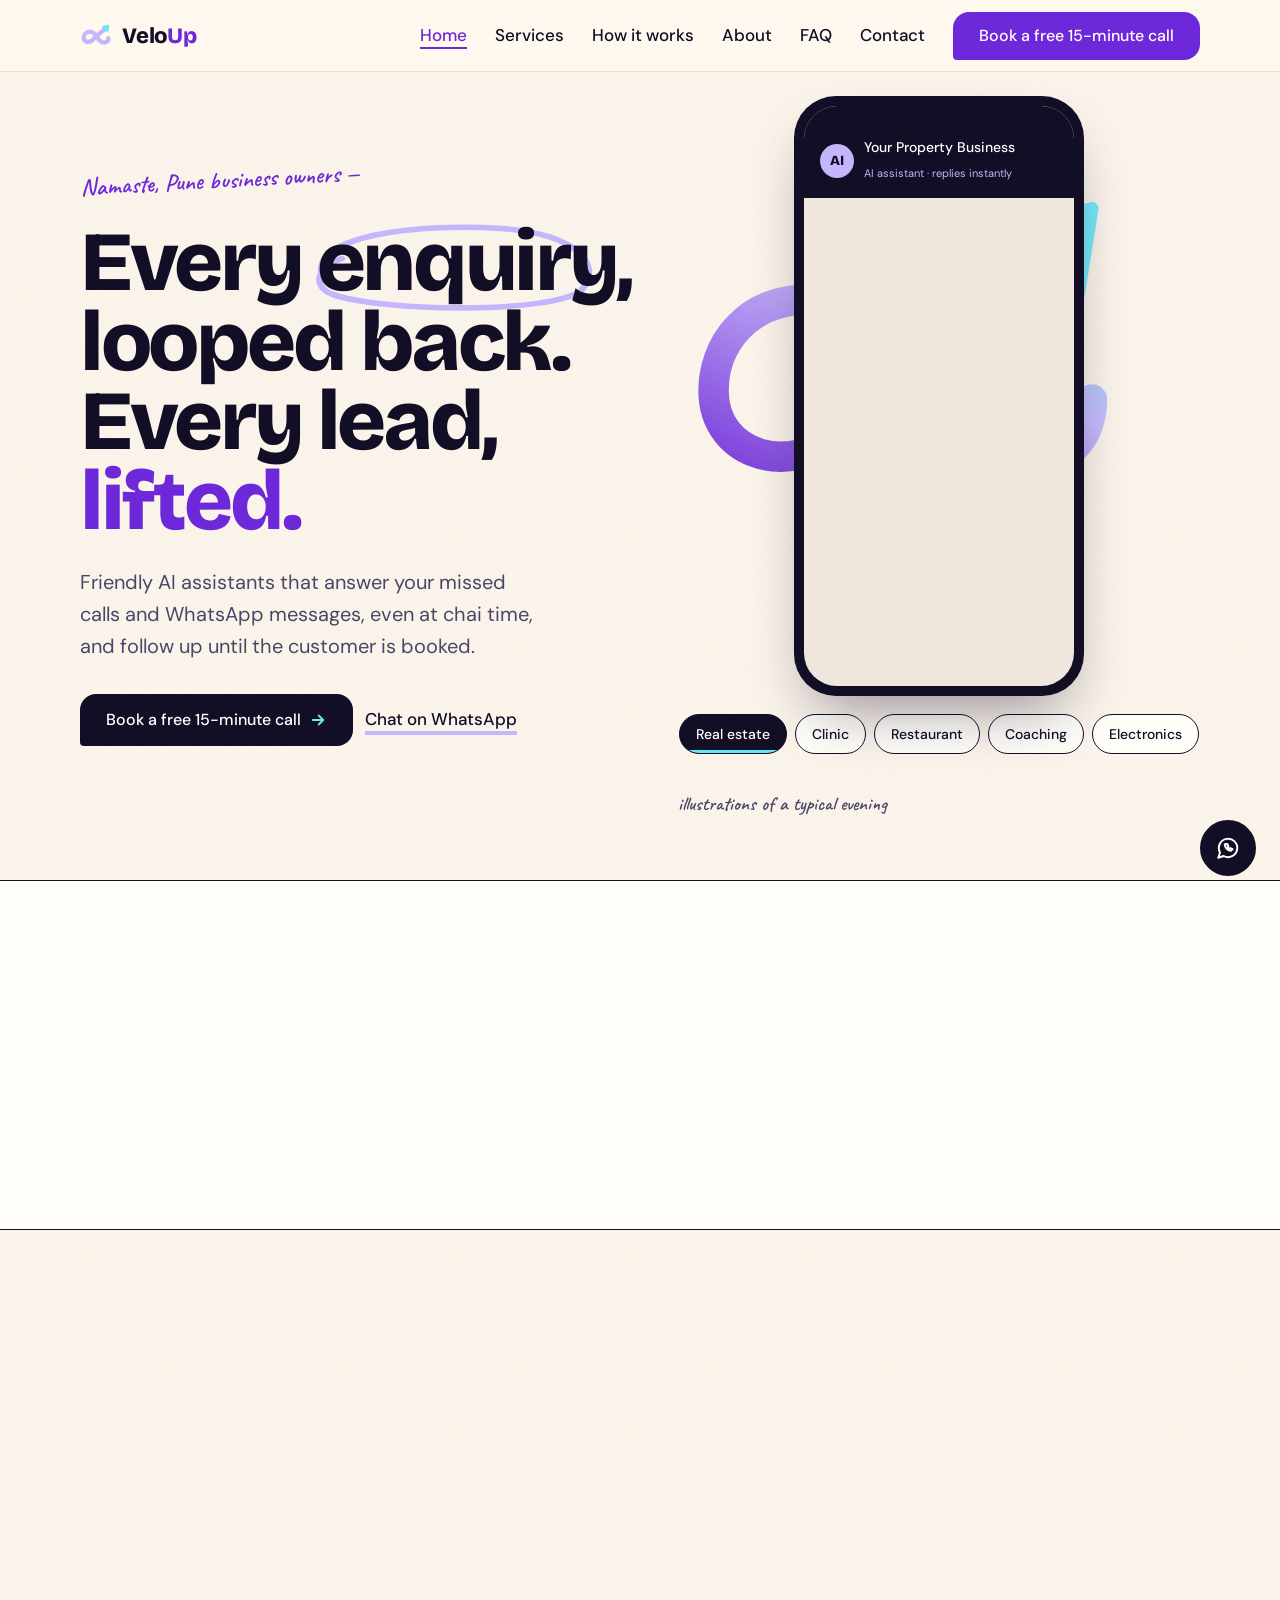
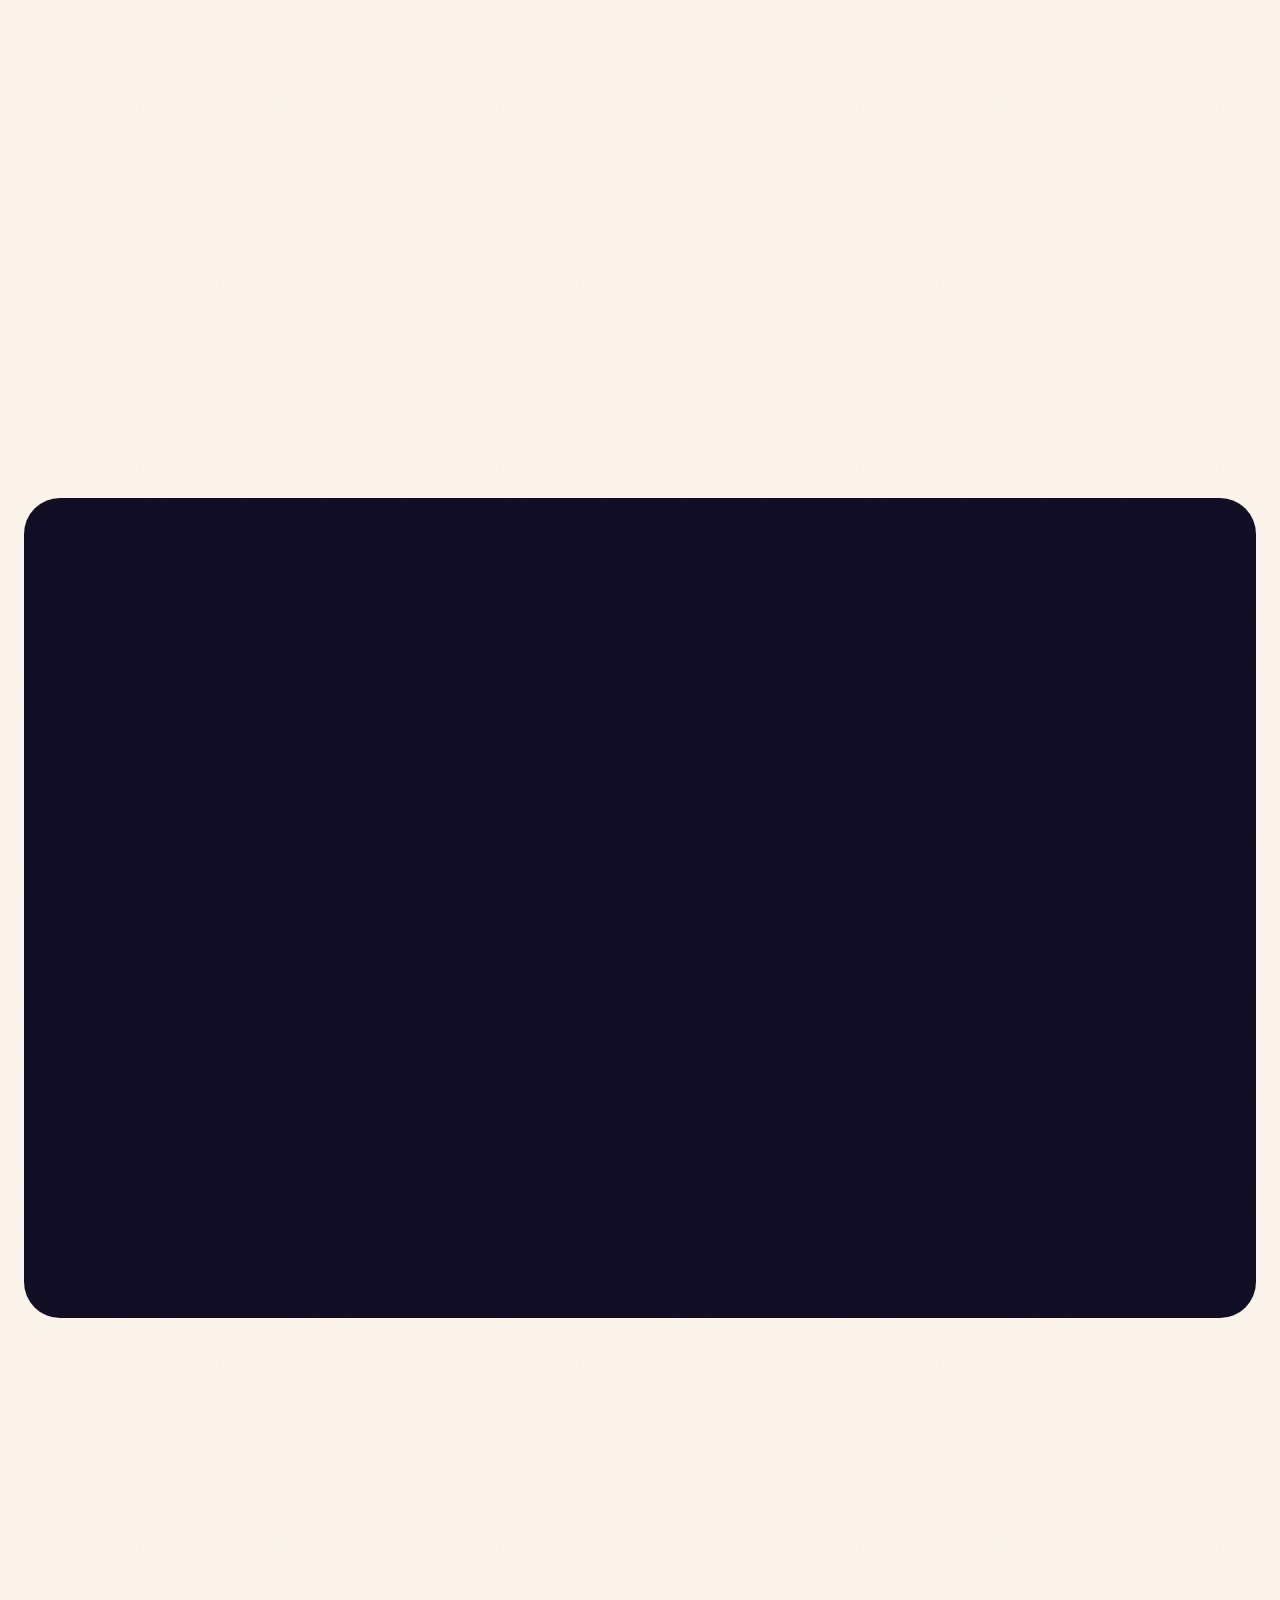
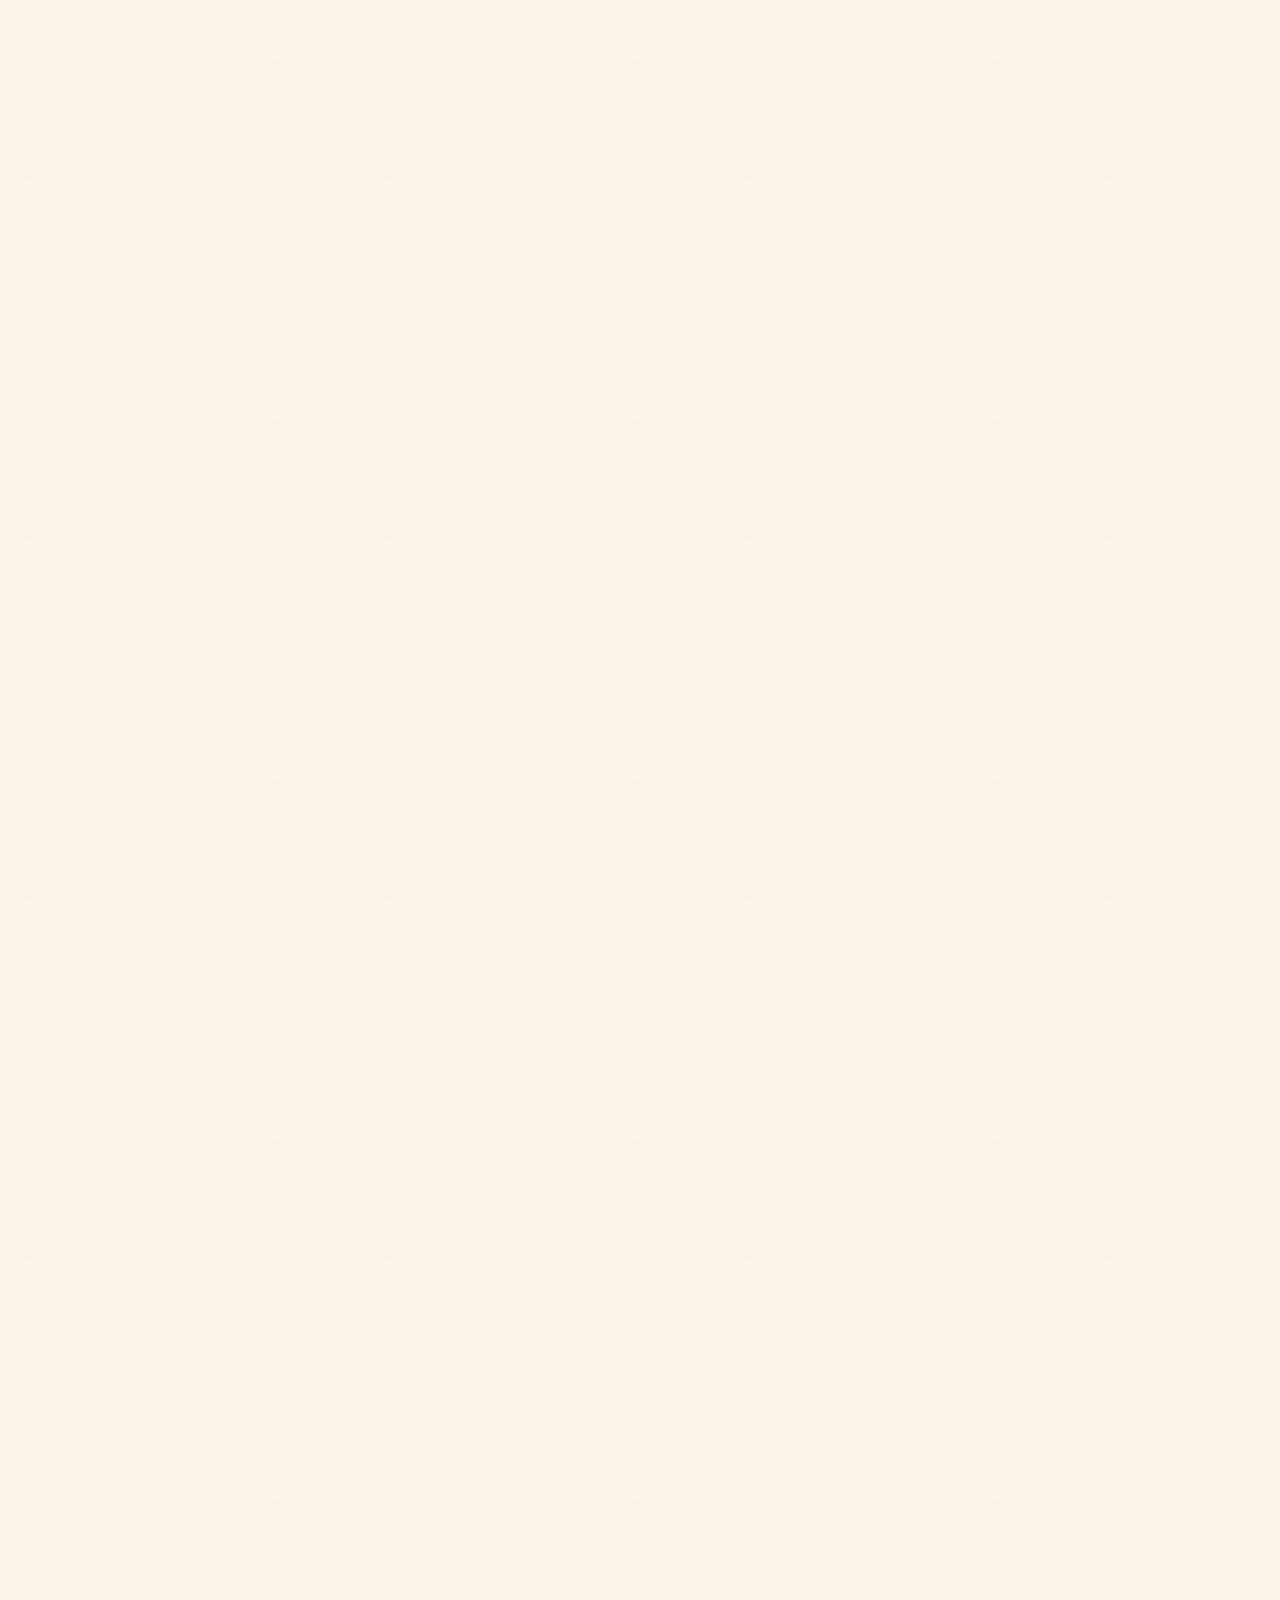
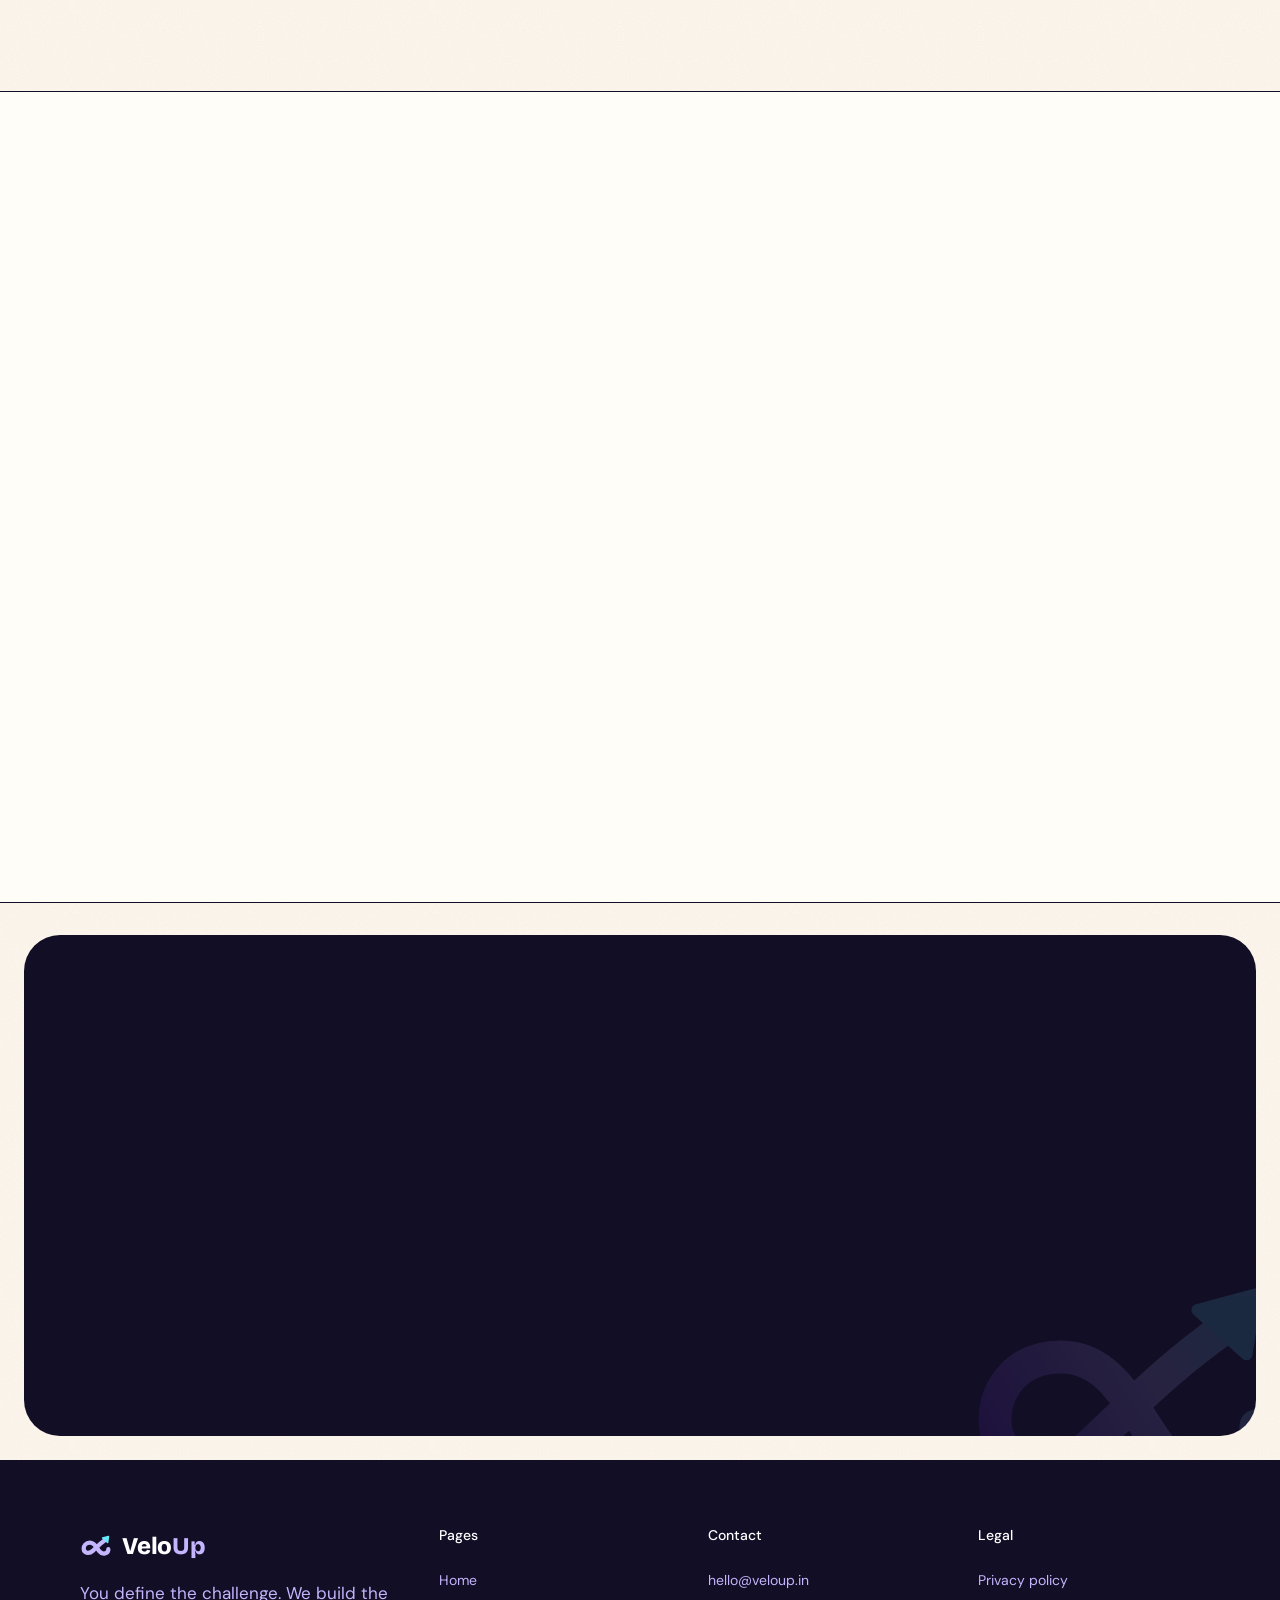
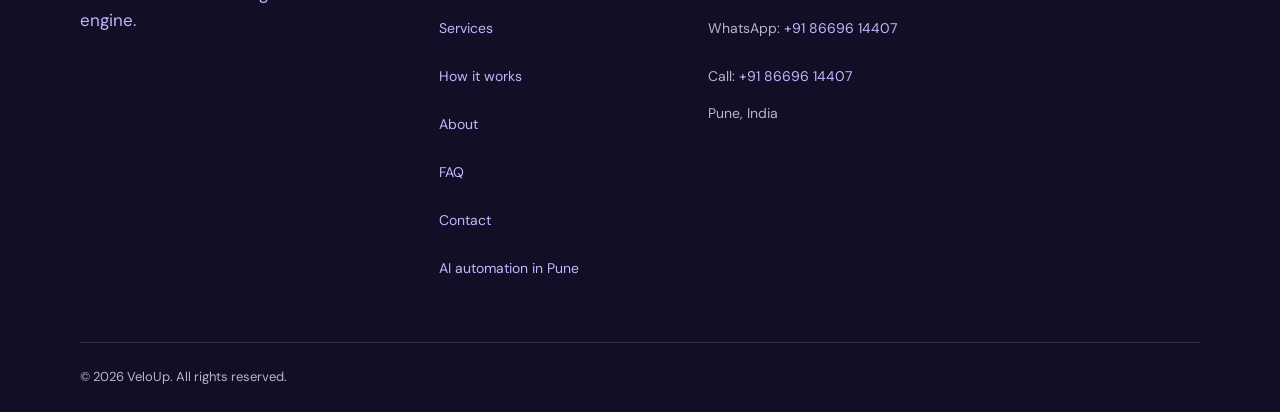
<file: index.html>
<!DOCTYPE html>
<html lang="en">
<head>
  <meta charset="UTF-8">
  <meta name="viewport" content="width=device-width, initial-scale=1.0">
  <meta http-equiv="Content-Security-Policy" content="default-src 'self'; script-src 'self'; style-src 'self'; img-src 'self' data:; font-src 'self'; connect-src https://script.google.com https://script.googleusercontent.com; form-action 'none'; base-uri 'self'; object-src 'none'">
  <meta name="referrer" content="strict-origin-when-cross-origin">
  <title>VeloUp - AI Business Automation for Pune Small Businesses</title>
  <meta name="description" content="Get steady enquiry follow-up with our AI automation. Start with WhatsApp and missed-call handling. Book a free 15-minute call.">
  <meta property="og:type" content="website">
  <meta property="og:site_name" content="VeloUp">
  <meta property="og:title" content="VeloUp - AI Business Automation for Pune Small Businesses">
  <meta property="og:description" content="Get steady enquiry follow-up with our AI automation. Start with WhatsApp and missed-call handling. Book a free 15-minute call.">
  <meta property="og:image" content="https://veloup.in/assets/og-image.png">
  <meta property="og:url" content="https://veloup.in/">
  <meta name="twitter:image" content="https://veloup.in/assets/og-image.png">
  <link rel="canonical" href="https://veloup.in/">
  <meta property="og:image:alt" content="VeloUp: You define the challenge. We build the engine.">
  <meta name="twitter:card" content="summary_large_image">
  <link rel="preload" href="assets/fonts/bricolage-grotesque-latin-800-normal.woff2" as="font" type="font/woff2" crossorigin>
  <link rel="preload" href="assets/fonts/dm-sans-latin-400-normal.woff2" as="font" type="font/woff2" crossorigin>
  <link rel="stylesheet" href="css/tokens.css">
  <link rel="stylesheet" href="css/style.css?v=2">
  <link rel="icon" href="assets/favicon/favicon.svg" type="image/svg+xml">
  <link rel="apple-touch-icon" href="apple-touch-icon.png">
<script type="application/ld+json">{"@context": "https://schema.org", "@graph": [{"@type": "Organization", "@id": "https://veloup.in/#org", "name": "VeloUp", "url": "https://veloup.in/", "logo": "https://veloup.in/assets/favicon/favicon.svg", "image": "https://veloup.in/assets/og-image.png", "email": "hello@veloup.in", "telephone": "+91-86696-14407", "description": "AI business automation for small businesses in Pune: WhatsApp and missed-call follow-up, appointment booking bot, AI voice agent, support chatbot and back-office automation.", "slogan": "You define the challenge. We build the engine.", "founder": [{"@type": "Person", "name": "Akshansh P. Wasnik"}, {"@type": "Person", "name": "Rupali Ramnani"}], "areaServed": {"@type": "City", "name": "Pune"}, "address": {"@type": "PostalAddress", "addressLocality": "Pune", "addressRegion": "Maharashtra", "addressCountry": "IN"}}, {"@type": "WebSite", "@id": "https://veloup.in/#website", "name": "VeloUp", "url": "https://veloup.in/", "publisher": {"@id": "https://veloup.in/#org"}}]}</script>
</head>
<body>
  <a href="#main-content" class="skip-link">Skip to main content</a>
  
  <div id="header-container">
    <header class="site-header site-header--fallback">
      <div class="container header-inner">
        <a class="logo" href="./" aria-label="VeloUp home"><svg class="logo-mark" viewBox="0 0 120 80" aria-hidden="true" focusable="false"><path d="M100 50 C100 67 79 71 68 57 C59 45 52 27 35 27 C20 27 13 38 13 48 C13 63 31 69 45 56 C58 44 70 31 90 17" fill="none" stroke="#C4B5FD" stroke-width="15" stroke-linecap="round" stroke-linejoin="round"/><path transform="translate(92 15) rotate(-48)" d="M13 0 L-5 -12 L-5 12 Z" fill="#67E8F9" stroke="#67E8F9" stroke-width="5" stroke-linejoin="round"/></svg><span class="logo-velo">Velo</span><span class="logo-up">Up</span></a>
        <nav class="site-nav site-nav--fallback" aria-label="Main">
          <ul class="nav-list"><li><a href="./" aria-current="page">Home</a></li><li><a href="services.html">Services</a></li><li><a href="how-it-works.html">How it works</a></li><li><a href="about.html">About</a></li><li><a href="faq.html">FAQ</a></li><li><a href="contact.html">Contact</a></li></ul>
        </nav>
        <a class="btn btn-primary header-cta" href="contact.html">Book a free 15-minute call</a>
      </div>
    </header>
  </div>
  
  <main id="main-content">

    <!-- HOME: hero with WhatsApp demo (several industries) -->
    <section class="hero wl-hero">
      <div class="container">
        <div class="hero-text">
          <p class="hand">Namaste, Pune business owners &mdash;</p>
          <h1 class="display">Every <span class="nw"><span class="circ">enquiry<svg viewBox="0 0 300 120" preserveAspectRatio="none" fill="none" aria-hidden="true" focusable="false"><path pathLength="1" d="M40 50 C15 60 10 85 30 95 C80 118 250 120 280 90 C300 60 280 20 200 12 C120 5 10 20 20 70" stroke="#C4B5FD" stroke-width="7" stroke-linecap="round"/></svg></span>,</span> looped back. Every lead, <span class="v">lifted.</span></h1>
          <p class="lead">Friendly AI assistants that answer your missed calls and WhatsApp messages, even at chai time, and follow up until the customer is booked.</p>
          <div class="hero-actions">
            <a class="btn btn-primary btn-lg" href="contact.html" data-book>Book a free 15-minute call</a>
            <a class="wl-link" href="contact.html" data-whatsapp>Chat on WhatsApp</a>
          </div>
        </div>
        <div class="stage" aria-label="Example WhatsApp conversations (illustrations) for different businesses: the AI assistant replies, notes what the customer needs and books the next step">
          <svg class="stage-art" viewBox="0 0 120 80" fill="none" aria-hidden="true" focusable="false">
            <defs><linearGradient id="wl-g" x1="0" y1="1" x2="1" y2="0"><stop offset="0" stop-color="#6D28D9"/><stop offset=".6" stop-color="#C4B5FD"/><stop offset="1" stop-color="#67E8F9"/></linearGradient></defs>
            <path d="M100 50 C100 67 79 71 68 57 C59 45 52 27 35 27 C20 27 13 38 13 48 C13 63 31 69 45 56 C58 44 70 31 90 17" stroke="url(#wl-g)" stroke-width="7" stroke-linecap="round" stroke-linejoin="round"/>
            <path transform="translate(92 15) rotate(-48)" d="M12 0 L-5 -11 L-5 11 Z" fill="#67E8F9" stroke="#67E8F9" stroke-width="3" stroke-linejoin="round"/>
          </svg>
          <div class="scene-tabs" role="group" aria-label="Choose a business type"><button class="scene-tab" type="button" aria-pressed="true">Real estate</button><button class="scene-tab" type="button" aria-pressed="false">Clinic</button><button class="scene-tab" type="button" aria-pressed="false">Restaurant</button><button class="scene-tab" type="button" aria-pressed="false">Coaching</button><button class="scene-tab" type="button" aria-pressed="false">Electronics</button></div>
          <div class="phone"><div class="phone-screen">
          <div class="phone-top"><span class="phone-av" aria-hidden="true">AI</span><span><b class="phone-name">Your Property Business</b><small>AI assistant · replies instantly</small></span></div>
          <div class="demo-chat" data-biz="Your Property Business">
          <p class="dm dm-sys" data-t="400">Missed voice call · 9:14 pm</p>
          <p class="dm dm-out" data-t="1900" data-note="1"><span class="dm-who">AI assistant</span>Hi! Sorry we missed your call 🙏 Are you looking for a 2 BHK or 3 BHK in Wakad?<time>9:14 pm</time></p>
          <p class="dm dm-in" data-t="3300"><span class="dm-who">Customer</span>3 BHK actually, budget around 1.2 Cr<time>9:16 pm</time></p>
          <p class="dm dm-out" data-t="4700" data-note="2"><span class="dm-who">AI assistant</span>Noted. We have 2 options in that range. Would a site visit on Saturday at 11 am work?<time>9:16 pm</time></p>
          <p class="dm dm-in" data-t="6000"><span class="dm-who">Customer</span>Yes, Saturday works 👍<time>9:20 pm</time></p>
          <p class="dm dm-ok" data-t="6900" data-note="3">✓ Site visit booked · Sat 11:00 am</p>
          </div>
          <div class="demo-chat" data-biz="Your Clinic" hidden>
          <p class="dm dm-sys" data-t="400">Missed voice call · 8:40 pm</p>
          <p class="dm dm-out" data-t="1900" data-note="1"><span class="dm-who">AI assistant</span>Hello! Sorry we missed your call. Would you like to book an appointment with the doctor?<time>8:40 pm</time></p>
          <p class="dm dm-in" data-t="3300"><span class="dm-who">Customer</span>Yes, for my mother. Tomorrow morning if possible<time>8:42 pm</time></p>
          <p class="dm dm-out" data-t="4700" data-note="2"><span class="dm-who">AI assistant</span>Of course. The doctor is free at 10:30 am or 11:15 am tomorrow. Which suits you?<time>8:42 pm</time></p>
          <p class="dm dm-in" data-t="6000"><span class="dm-who">Customer</span>10:30 please<time>8:43 pm</time></p>
          <p class="dm dm-ok" data-t="6900" data-note="3">✓ Appointment booked · Tue 10:30 am · reminder set</p>
          </div>
          <div class="demo-chat" data-biz="Your Restaurant" hidden>
          <p class="dm dm-in" data-t="400"><span class="dm-who">Customer</span>Hi, do you have a table for 6 on Saturday night?<time>7:05 pm</time></p>
          <p class="dm dm-out" data-t="1900" data-note="1"><span class="dm-who">AI assistant</span>Hi! Yes, we do 😊 Would 8 pm or 9 pm suit you? Any occasion we should know about?<time>7:05 pm</time></p>
          <p class="dm dm-in" data-t="3300"><span class="dm-who">Customer</span>8 pm. It&#x27;s my wife&#x27;s birthday<time>7:06 pm</time></p>
          <p class="dm dm-out" data-t="4700" data-note="2"><span class="dm-who">AI assistant</span>Lovely! Table for 6 at 8 pm on Saturday. I&#x27;ve told the team it&#x27;s a birthday 🎂<time>7:06 pm</time></p>
          <p class="dm dm-ok" data-t="5900" data-note="3">✓ Table booked · Sat 8:00 pm · 6 guests</p>
          </div>
          <div class="demo-chat" data-biz="Your Institute" hidden>
          <p class="dm dm-in" data-t="400"><span class="dm-who">Customer</span>What are the batch timings for JEE 2027?<time>11:40 pm</time></p>
          <p class="dm dm-out" data-t="1900" data-note="1"><span class="dm-who">AI assistant</span>Hi! We have a morning batch (7–9 am) and an evening batch (6–8 pm). Would you like a free demo class?<time>11:40 pm</time></p>
          <p class="dm dm-in" data-t="3300"><span class="dm-who">Customer</span>Evening. Can my son come on Monday?<time>11:42 pm</time></p>
          <p class="dm dm-out" data-t="4700" data-note="2"><span class="dm-who">AI assistant</span>Done! Demo class on Monday at 6 pm. I&#x27;ll send the address and a reminder that morning.<time>11:42 pm</time></p>
          <p class="dm dm-ok" data-t="5900" data-note="3">✓ Demo class booked · Mon 6:00 pm</p>
          </div>
          <div class="demo-chat" data-biz="Your Store" hidden>
          <p class="dm dm-in" data-t="400"><span class="dm-who">Customer</span>Do you have a 55-inch 4K TV in stock? Any EMI option?<time>6:10 pm</time></p>
          <p class="dm dm-out" data-t="1900" data-note="1"><span class="dm-who">AI assistant</span>Yes! We have 3 models in stock, with no-cost EMI on all of them. Shall I send photos and prices?<time>6:10 pm</time></p>
          <p class="dm dm-in" data-t="3300"><span class="dm-who">Customer</span>Yes please. Can I see them tomorrow?<time>6:12 pm</time></p>
          <p class="dm dm-out" data-t="4700" data-note="2"><span class="dm-who">AI assistant</span>Sent ✓ I&#x27;ve noted a store visit for tomorrow at 5 pm. Ask for the TV section.<time>6:12 pm</time></p>
          <p class="dm dm-ok" data-t="5900" data-note="3">✓ Store visit booked · tomorrow 5:00 pm</p>
          </div>
          <span class="dm-typing" aria-hidden="true"><i></i><i></i><i></i></span>
          </div></div>
          <p class="note note-1" data-scene="0" data-n="1" aria-hidden="true"><span class="note-q">9:14 pm · missed call</span>Reply sent on WhatsApp<span class="note-a">in seconds ✓</span></p>
          <p class="note note-2" data-scene="0" data-n="2" aria-hidden="true"><span class="note-q">9:16 pm · needs</span>3 BHK · Wakad · ₹1.2 Cr<span class="note-a">noted for your team ✓</span></p>
          <p class="note note-3" data-scene="0" data-n="3" aria-hidden="true"><span class="note-q">9:21 pm · booked</span>Site visit, Saturday 11 am<span class="note-a">booked ↗</span></p>
          <p class="note note-1" data-scene="1" data-n="1" aria-hidden="true" hidden><span class="note-q">8:40 pm · missed call</span>Patient called after hours<span class="note-a">replied in seconds ✓</span></p>
          <p class="note note-2" data-scene="1" data-n="2" aria-hidden="true" hidden><span class="note-q">8:42 pm · needs</span>Mother · tomorrow morning<span class="note-a">noted for reception ✓</span></p>
          <p class="note note-3" data-scene="1" data-n="3" aria-hidden="true" hidden><span class="note-q">8:43 pm · booked</span>Tue 10:30 am + reminder<span class="note-a">no-show avoided ↗</span></p>
          <p class="note note-1" data-scene="2" data-n="1" aria-hidden="true" hidden><span class="note-q">7:05 pm · enquiry</span>Answered during dinner rush<span class="note-a">in seconds ✓</span></p>
          <p class="note note-2" data-scene="2" data-n="2" aria-hidden="true" hidden><span class="note-q">7:06 pm · needs</span>6 guests · birthday<span class="note-a">noted for the team ✓</span></p>
          <p class="note note-3" data-scene="2" data-n="3" aria-hidden="true" hidden><span class="note-q">7:06 pm · booked</span>Saturday, 8 pm<span class="note-a">booked ↗</span></p>
          <p class="note note-1" data-scene="3" data-n="1" aria-hidden="true" hidden><span class="note-q">11:40 pm · enquiry</span>Parent asked at midnight<span class="note-a">answered ✓</span></p>
          <p class="note note-2" data-scene="3" data-n="2" aria-hidden="true" hidden><span class="note-q">11:42 pm · needs</span>JEE 2027 · evening batch<span class="note-a">noted for counsellor ✓</span></p>
          <p class="note note-3" data-scene="3" data-n="3" aria-hidden="true" hidden><span class="note-q">11:42 pm · booked</span>Demo class, Monday 6 pm<span class="note-a">booked ↗</span></p>
          <p class="note note-1" data-scene="4" data-n="1" aria-hidden="true" hidden><span class="note-q">6:10 pm · enquiry</span>Stock + EMI question<span class="note-a">answered ✓</span></p>
          <p class="note note-2" data-scene="4" data-n="2" aria-hidden="true" hidden><span class="note-q">6:12 pm · needs</span>55-inch 4K · wants EMI<span class="note-a">noted for sales ✓</span></p>
          <p class="note note-3" data-scene="4" data-n="3" aria-hidden="true" hidden><span class="note-q">6:12 pm · booked</span>Store visit, tomorrow 5 pm<span class="note-a">booked ↗</span></p>
          <p class="stage-cap">illustrations of a typical evening</p>
        </div>
      </div>
    </section>

    <!-- HOME: services -->
    <section class="svc-strip" aria-labelledby="svc-title">
      <h2 id="svc-title" class="visually-hidden">Our services</h2>
      <div class="container">
        <ul class="svc-grid">
          <li class="svc-item"><span class="svc-num" aria-hidden="true">01</span><h3>WhatsApp &amp; missed-call follow-up</h3><p>Every missed call gets a friendly reply in seconds, then reminders so nothing falls through. <a href="whatsapp-missed-call-follow-up.html">See how follow-up works</a></p></li>
          <li class="svc-item"><span class="svc-num" aria-hidden="true">02</span><h3>Appointment booking bot</h3><p>Books, reschedules and reminds on WhatsApp, using your real free slots.</p></li>
          <li class="svc-item"><span class="svc-num" aria-hidden="true">03</span><h3>AI voice agent</h3><p>Answers inbound calls and follows up enquiries by phone.</p></li>
          <li class="svc-item"><span class="svc-num" aria-hidden="true">04</span><h3>Support chatbot</h3><p>Answers common customer questions, day or night.</p></li>
          <li class="svc-item"><span class="svc-num" aria-hidden="true">05</span><h3>Back-office automation</h3><p>Attendance, payroll calculations, billing and reporting.</p></li>
        </ul>
        <p class="svc-more"><a class="btn-text" href="services.html">See all services in detail</a></p>
      </div>
    </section>

    <!-- HOME: who it's for -->
    <section class="bg-white">
      <div class="container">
        <div class="sec-head">
          <h2>Built for businesses that get enquiries</h2>
          <p class="hand">if customers call or message you, it helps &mdash;</p>
        </div>
        <ul class="ind-grid">
          <li class="ind-card"><span class="ind-tag">Healthcare</span><h3>Clinics &amp; hospitals</h3><p>Books appointments, answers timing and fee questions, and sends reminders so fewer patients miss visits.</p></li>
          <li class="ind-card"><span class="ind-tag">Diagnostics</span><h3>Pathology labs</h3><p>Books home sample collection, explains test preparation and sends a message when reports are ready.</p></li>
          <li class="ind-card"><span class="ind-tag">Property</span><h3>Real estate</h3><p>Replies to property enquiries at any hour, notes budget and area, and books site visits.</p></li>
          <li class="ind-card"><span class="ind-tag">Food</span><h3>Restaurants &amp; caf&eacute;s</h3><p>Takes table bookings, answers menu and timing questions, and handles party enquiries.</p></li>
          <li class="ind-card"><span class="ind-tag">Education</span><h3>Coaching &amp; institutes</h3><p>Shares batch timings and fees, books demo classes and follows up with parents.</p></li>
          <li class="ind-card"><span class="ind-tag">Services</span><h3>Marketing agencies</h3><p>Qualifies new leads (goal, budget, timeline) and books strategy calls for your team.</p></li>
          <li class="ind-card"><span class="ind-tag">Retail</span><h3>Electronics &amp; retail shops</h3><p>Answers stock and price questions, shares photos and EMI options, and books store visits.</p></li>
          <li class="ind-card ind-more"><span class="ind-tag">And more</span><h3>Salons, gyms, showrooms&hellip;</h3><p>Travel agents, interior designers, car dealers. If your phone rings with enquiries, talk to us.</p></li>
        </ul>
      </div>
    </section>

    <!-- HOME: what businesses miss without AI -->
    <section class="miss on-dark">
      <div class="container">
        <div class="sec-head">
          <h2>What businesses quietly lose <span>without AI</span></h2>
          <p class="lead">None of this shows up on a report. The customer simply books with whoever replied first.</p>
        </div>
        <ul class="miss-list">
          <li class="miss-row"><s class="miss-without"><span>An enquiry at 9:30 pm waits until morning</span></s><span class="miss-with">Answered in seconds, day or night</span></li>
          <li class="miss-row"><s class="miss-without"><span>The customer messaged three shops and booked with the first to reply</span></s><span class="miss-with">You're the first to reply, every time</span></li>
          <li class="miss-row"><s class="miss-without"><span>Staff answer the same ten questions all day</span></s><span class="miss-with">The assistant handles routine questions; your team handles people</span></li>
          <li class="miss-row"><s class="miss-without"><span>&ldquo;I'll call back later&rdquo; &mdash; and nobody does</span></s><span class="miss-with">Every lead gets a follow-up, automatically</span></li>
          <li class="miss-row"><s class="miss-without"><span>Customers forget appointments and don't turn up</span></s><span class="miss-with">A reminder goes out before every booking</span></li>
          <li class="miss-row"><s class="miss-without"><span>Leads are scattered across phones and chats</span></s><span class="miss-with">Every enquiry lands in one simple sheet</span></li>
        </ul>
      </div>
    </section>

    <!-- HOME: missed-enquiry calculator -->
    <section class="bg-white">
      <div class="container calc-grid">
        <div>
          <h2>What are missed enquiries costing you?</h2>
          <p class="lead">Move the sliders to match your business. It takes ten seconds, and nothing you enter leaves this page.</p>
        </div>
        <div class="calc-panel" id="calc">
          <div class="calc-field"><label for="calc-e">Enquiries per month <output for="calc-e" id="calc-e-out">120</output></label><input id="calc-e" type="range" min="10" max="500" step="10" value="120"></div>
          <div class="calc-field"><label for="calc-u">Go unanswered or late <output for="calc-u" id="calc-u-out">25%</output></label><input id="calc-u" type="range" min="5" max="60" step="5" value="25"></div>
          <div class="calc-field"><label for="calc-v">Average sale value <output for="calc-v" id="calc-v-out">&#8377;25,000</output></label><input id="calc-v" type="range" min="1000" max="500000" step="1000" value="25000"></div>
          <div class="calc-field"><label for="calc-c">Enquiries that usually become customers <output for="calc-c" id="calc-c-out">10%</output></label><input id="calc-c" type="range" min="2" max="40" step="1" value="10"></div>
          <div class="calc-result" aria-live="polite">
            <p class="hand">roughly at risk every month &mdash;</p>
            <p class="calc-amt" id="calc-amt">&#8377;75,000</p>
            <p class="calc-how" id="calc-how">Estimate: 30 missed enquiries &times; 10% who would have bought &times; &#8377;25,000. Your real numbers will differ.</p>
          </div>
          <a class="btn btn-primary btn-lg" href="contact.html" data-book>Book a free call to win it back</a>
        </div>
      </div>
    </section>

    <!-- HOME: how it works -->
    <section class="bg-white">
      <div class="container loop-steps-grid">
        <div>
          <h2>Start small. See it work.</h2>
          <p class="hand">no big contracts, promise.</p>
        </div>
        <div class="loop-wrap" id="loop-steps">
          <svg class="loop-line" viewBox="0 0 600 30" preserveAspectRatio="none" fill="none" aria-hidden="true" focusable="false"><path class="track" d="M0 15 C150 30 250 0 330 15 S520 25 600 15"/><path class="fill" pathLength="1" d="M0 15 C150 30 250 0 330 15 S520 25 600 15"/></svg>
          <ol class="loop-steps">
          <li class="loop-step"><span class="loop-dot" aria-hidden="true">1</span><h3>Free 15-minute call</h3><p>Tell us where enquiries slip through. Custom quote after the call.</p></li>
          <li class="loop-step"><span class="loop-dot" aria-hidden="true">2</span><h3>14 days, one lead source</h3><p>We switch it on for one channel first and you see real results.</p></li>
          <li class="loop-step"><span class="loop-dot" aria-hidden="true">3</span><h3>Scale up with confidence</h3><p>Add more only when you've seen it work.</p></li>
          </ol>
        </div>
        <p><a class="btn-text" href="how-it-works.html">See how it works in detail</a></p>
      </div>
    </section>

    <!-- HOME: why choose us -->
    <section class="bg-white">
      <div class="container">
        <h2>Why choose us</h2>
        <ul class="why-grid">
          <li>Your customer details stay with your business</li>
          <li>We support your team, not replace it</li>
          <li>Start small, scale at your pace</li>
          <li>Custom quotes after your free call</li>
        </ul>
      </div>
    </section>

    <!-- HOME: founders' note -->
    <section class="bg-tint">
      <div class="container founders-note">
        <p class="hand">a note from the founders &mdash;</p>
        <blockquote class="fn-quote">
          <p>We started VeloUp because we kept seeing the same thing in Pune: good businesses, steady enquiries, and too many of them slipping away simply because nobody had a free minute to reply.</p>
          <p>We don't think the answer is more staff or complicated software. It's a friendly assistant that replies in seconds, asks the right questions, and hands your team a lead that's ready to act on.</p>
          <p>We're a small, new team. We'd rather earn your trust with 14 days of real results than with a big promise.</p>
        </blockquote>
        <p class="fn-sign"><span class="fn-names">Akshansh P. Wasnik &amp; Rupali Ramnani</span><span class="fn-role">Co-founders, VeloUp</span></p>
        <p><a class="btn-text" href="about.html">Read our story</a></p>
      </div>
    </section>

    <!-- HOME: closing call to action -->
    <section class="cta-band on-dark">
      <div class="container">
        <p class="hand">psst &mdash; your next enquiry is already on its way</p>
        <h2>Let's make sure it <span>gets a reply.</span></h2>
        <div class="cta-actions">
          <a class="btn btn-primary btn-lg" href="contact.html" data-book>Book a free 15-minute call</a>
        </div>
      </div>
    </section>

  </main>
  
  <div id="footer-container">
    <footer class="site-footer">
      <div class="container">
        <div class="footer-grid">
          <div class="footer-brand">
            <a class="logo" href="./" aria-label="VeloUp home"><svg class="logo-mark" viewBox="0 0 120 80" aria-hidden="true" focusable="false"><path d="M100 50 C100 67 79 71 68 57 C59 45 52 27 35 27 C20 27 13 38 13 48 C13 63 31 69 45 56 C58 44 70 31 90 17" fill="none" stroke="#C4B5FD" stroke-width="15" stroke-linecap="round" stroke-linejoin="round"/><path transform="translate(92 15) rotate(-48)" d="M13 0 L-5 -12 L-5 12 Z" fill="#67E8F9" stroke="#67E8F9" stroke-width="5" stroke-linejoin="round"/></svg><span class="logo-velo">Velo</span><span class="logo-up">Up</span></a>
            <p class="footer-tagline">You define the challenge. We build the engine.</p>
          </div>
          <div><p class="footer-heading">Pages</p><ul class="footer-list"><li><a href="./">Home</a></li><li><a href="services.html">Services</a></li><li><a href="how-it-works.html">How it works</a></li><li><a href="about.html">About</a></li><li><a href="faq.html">FAQ</a></li><li><a href="contact.html">Contact</a></li><li><a href="ai-automation-pune.html">AI automation in Pune</a></li></ul></div>
          <div><p class="footer-heading">Contact</p><ul class="footer-list"><li>hello@veloup.in</li><li>WhatsApp: +91 86696 14407</li><li>Call: <a href="tel:+918669614407">+91 86696 14407</a></li><li>Pune, India</li></ul></div>
          <div><p class="footer-heading">Legal</p><ul class="footer-list"><li><a href="privacy.html">Privacy policy</a></li></ul></div>
        </div>
        <div class="footer-bottom"><p>&copy; 2026 VeloUp. All rights reserved.</p></div>
      </div>
    </footer>
  </div>
  
  <script src="js/config.js?v=3"></script>
  <script src="js/layout.js?v=3"></script>
  <script src="js/motion.js"></script>
  <script src="js/demo.js"></script>
</body>
</html>
</file>
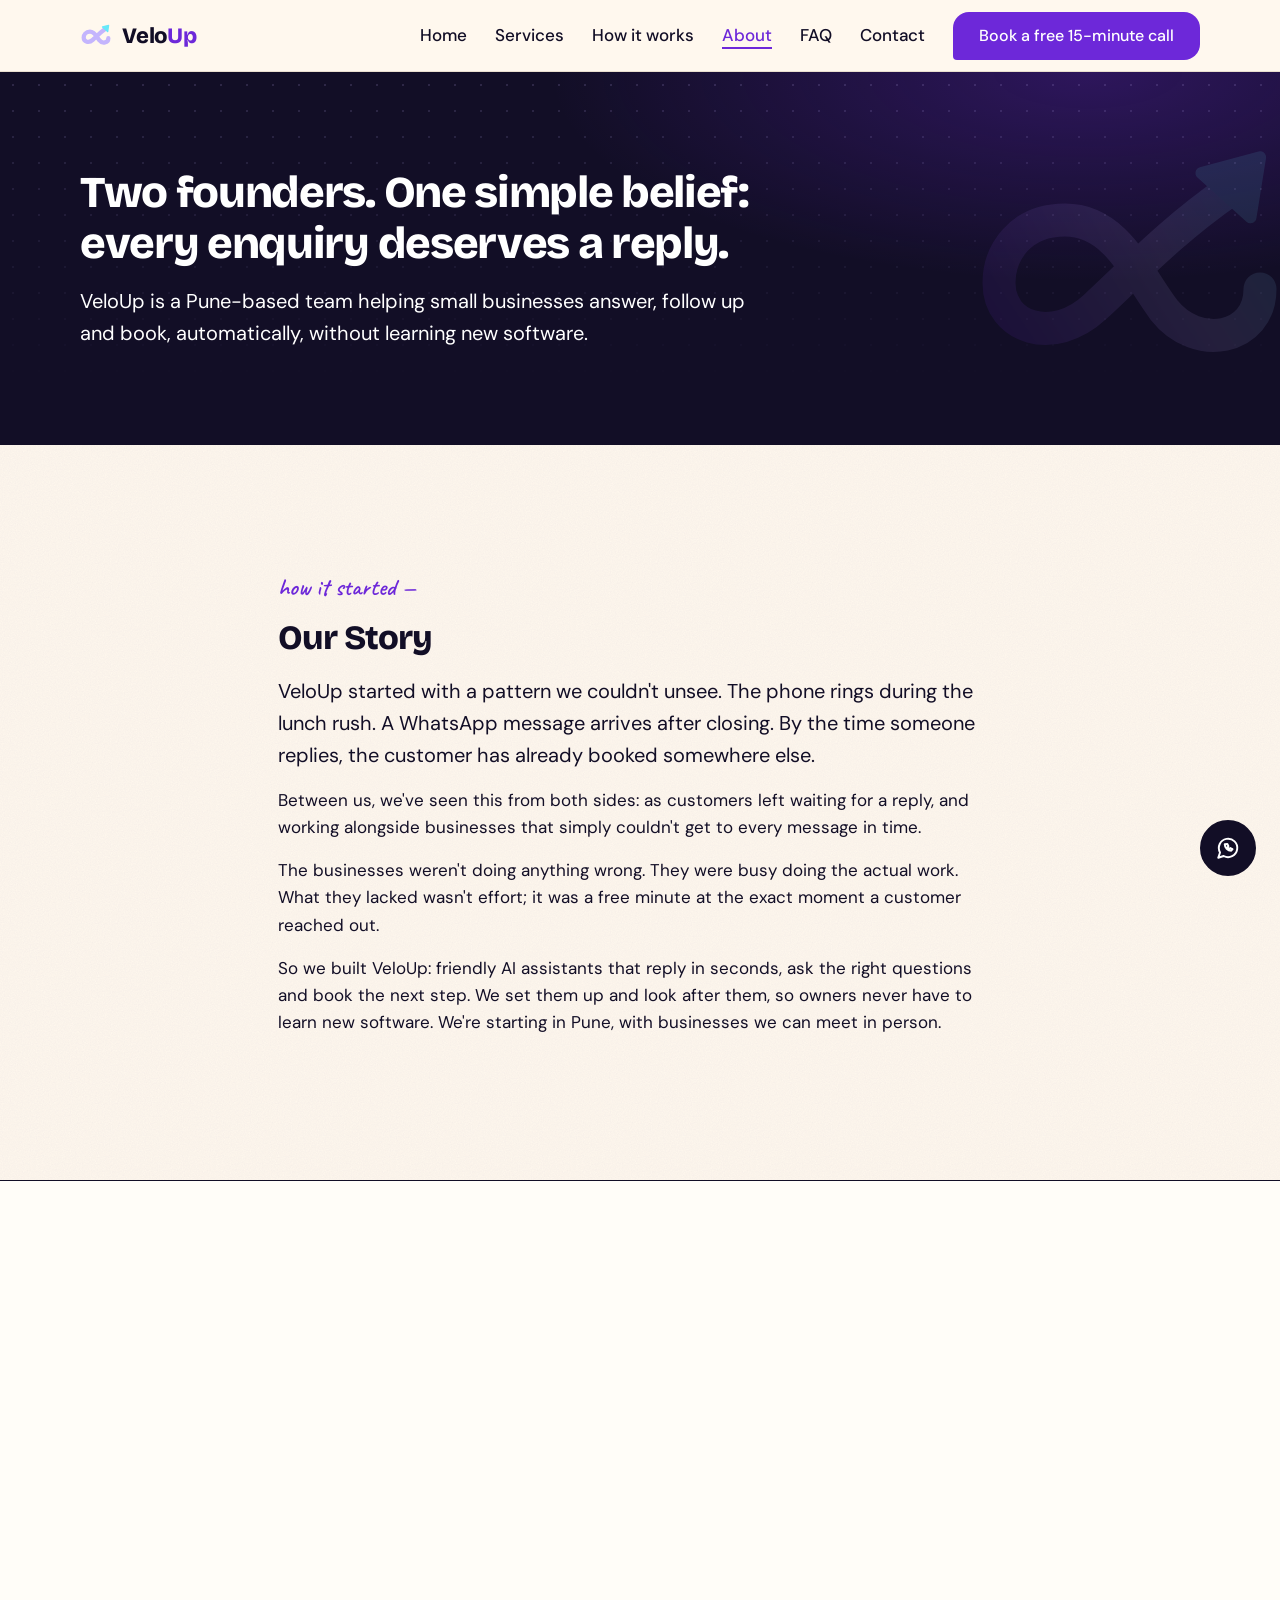
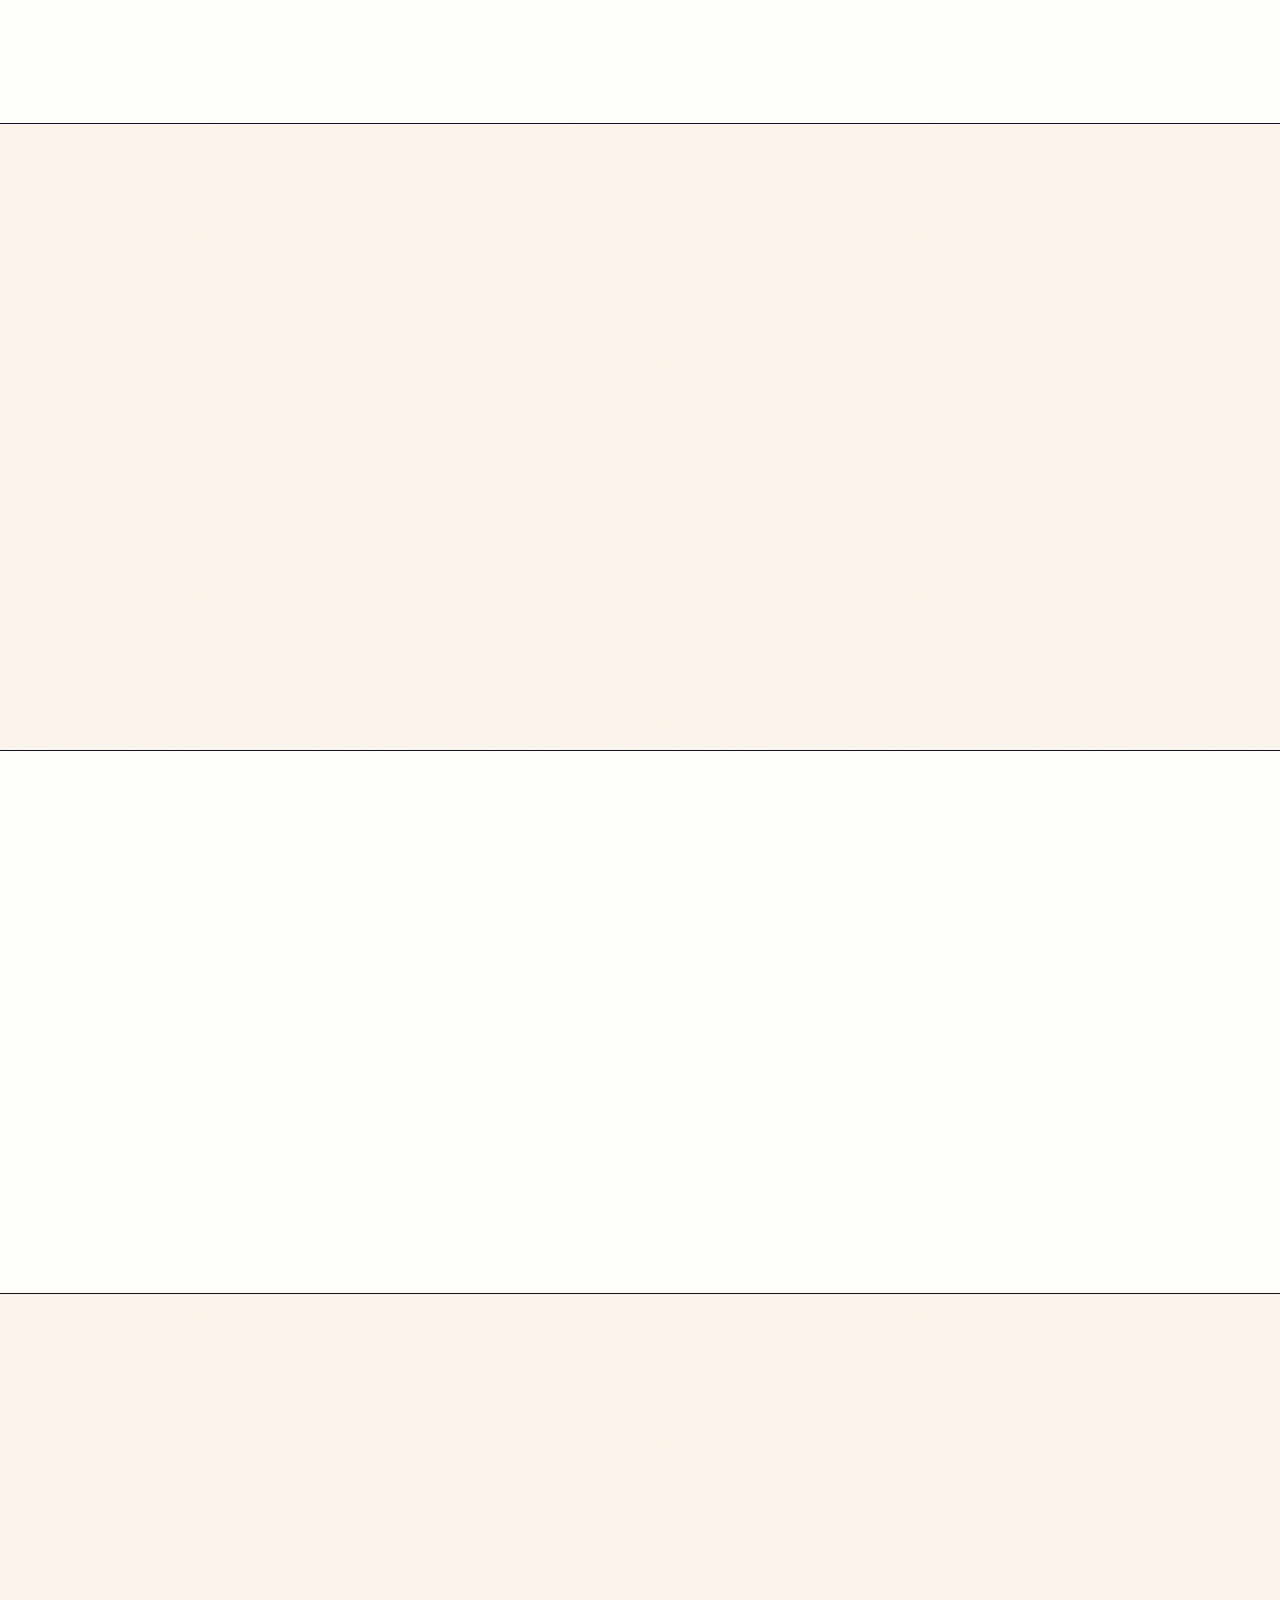
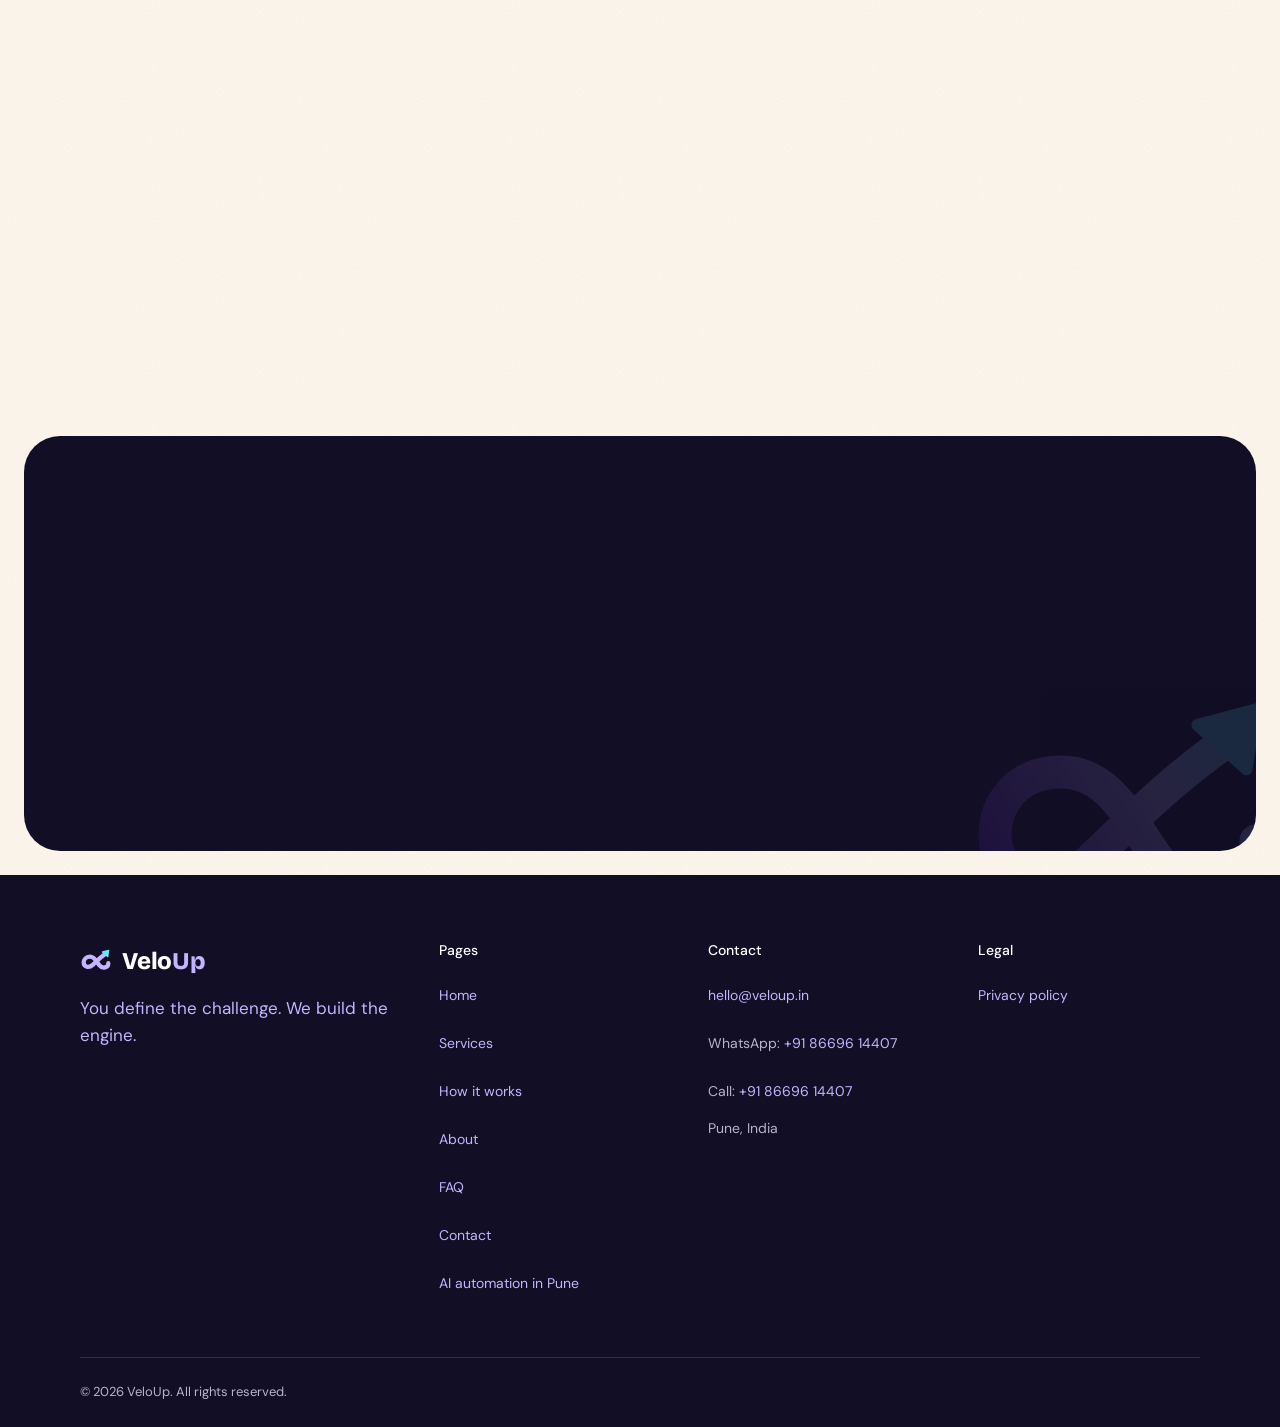
<file: about.html>
<!DOCTYPE html>
<html lang="en">
<head>
  <meta charset="UTF-8">
  <meta name="viewport" content="width=device-width, initial-scale=1.0">
  <meta http-equiv="Content-Security-Policy" content="default-src 'self'; script-src 'self'; style-src 'self'; img-src 'self' data:; font-src 'self'; connect-src https://script.google.com https://script.googleusercontent.com; form-action 'none'; base-uri 'self'; object-src 'none'">
  <meta name="referrer" content="strict-origin-when-cross-origin">
  <title>About VeloUp - Our Story, Values and Founders</title>
  <meta name="description" content="Meet the two founders of VeloUp, a Pune-based AI automation company. Our story, our values, our approach, and why we're different.">
  <meta property="og:type" content="website">
  <meta property="og:site_name" content="VeloUp">
  <meta property="og:title" content="About VeloUp - Our Story, Values and Founders">
  <meta property="og:description" content="Meet the two founders of VeloUp, a Pune-based AI automation company. Our story, our values, our approach, and why we're different.">
  <meta property="og:image" content="https://veloup.in/assets/og-image.png">
  <meta property="og:url" content="https://veloup.in/about.html">
  <meta name="twitter:image" content="https://veloup.in/assets/og-image.png">
  <link rel="canonical" href="https://veloup.in/about.html">
  <meta property="og:image:alt" content="VeloUp: You define the challenge. We build the engine.">
  <meta name="twitter:card" content="summary_large_image">
  <link rel="preload" href="assets/fonts/bricolage-grotesque-latin-800-normal.woff2" as="font" type="font/woff2" crossorigin>
  <link rel="preload" href="assets/fonts/dm-sans-latin-400-normal.woff2" as="font" type="font/woff2" crossorigin>
  <link rel="stylesheet" href="css/tokens.css">
  <link rel="stylesheet" href="css/style.css?v=2">
  <link rel="icon" href="assets/favicon/favicon.svg" type="image/svg+xml">
  <link rel="apple-touch-icon" href="apple-touch-icon.png">
</head>
<body>
  <a href="#main-content" class="skip-link">Skip to main content</a>
  
  <div id="header-container">
    <header class="site-header site-header--fallback">
      <div class="container header-inner">
        <a class="logo" href="./" aria-label="VeloUp home"><svg class="logo-mark" viewBox="0 0 120 80" aria-hidden="true" focusable="false"><path d="M100 50 C100 67 79 71 68 57 C59 45 52 27 35 27 C20 27 13 38 13 48 C13 63 31 69 45 56 C58 44 70 31 90 17" fill="none" stroke="#C4B5FD" stroke-width="15" stroke-linecap="round" stroke-linejoin="round"/><path transform="translate(92 15) rotate(-48)" d="M13 0 L-5 -12 L-5 12 Z" fill="#67E8F9" stroke="#67E8F9" stroke-width="5" stroke-linejoin="round"/></svg><span class="logo-velo">Velo</span><span class="logo-up">Up</span></a>
        <nav class="site-nav site-nav--fallback" aria-label="Main">
          <ul class="nav-list"><li><a href="./">Home</a></li><li><a href="services.html">Services</a></li><li><a href="how-it-works.html">How it works</a></li><li><a href="about.html" aria-current="page">About</a></li><li><a href="faq.html">FAQ</a></li><li><a href="contact.html">Contact</a></li></ul>
        </nav>
        <a class="btn btn-primary header-cta" href="contact.html">Book a free 15-minute call</a>
      </div>
    </header>
  </div>
  
  <main id="main-content">
    <section class="page-hero on-dark"><div class="container"><h1>Two founders. One simple belief: every enquiry deserves a reply.</h1><p class="lead">VeloUp is a Pune-based team helping small businesses answer, follow up and book, automatically, without learning new software.</p></div></section>

    <section class="bg-white"><div class="container story">
      <p class="hand">how it started &mdash;</p>
      <h2>Our Story</h2>
      <div class="story-text">
        <p class="lead">VeloUp started with a pattern we couldn't unsee. The phone rings during the lunch rush. A WhatsApp message arrives after closing. By the time someone replies, the customer has already booked somewhere else.</p>
        <p>Between us, we've seen this from both sides: as customers left waiting for a reply, and working alongside businesses that simply couldn't get to every message in time.</p>
        <p>The businesses weren't doing anything wrong. They were busy doing the actual work. What they lacked wasn't effort; it was a free minute at the exact moment a customer reached out.</p>
        <p>So we built VeloUp: friendly AI assistants that reply in seconds, ask the right questions and book the next step. We set them up and look after them, so owners never have to learn new software. We're starting in Pune, with businesses we can meet in person.</p>
      </div>
    </div></section>

    <section class="bg-tint"><div class="container">
      <h2>Meet the founders</h2>
      <ul class="founder-cards">
        <li class="founder-card"><span class="fc-avatar" aria-hidden="true">AW</span><h3>Akshansh P. Wasnik</h3><p class="fc-role">Co-founder</p></li>
        <li class="founder-card"><span class="fc-avatar" aria-hidden="true">RR</span><h3>Rupali Ramnani</h3><p class="fc-role">Co-founder</p></li>
      </ul>
    </div></section>

    <section class="bg-white"><div class="container">
      <h2>What we value</h2>
      <div class="info-grid">
        <div class="info-card spot"><h3>Honest first</h3><p>No fake numbers and no inflated promises. If AI isn't the right fix for your business, we'll tell you.</p></div>
        <div class="info-card spot"><h3>Your data stays yours</h3><p>Customer details belong to your business. We don't sell them or use them for anything else.</p></div>
        <div class="info-card spot"><h3>People, not replacement</h3><p>The assistant handles repetitive replies so your team can spend time on customers.</p></div>
        <div class="info-card spot"><h3>Start small</h3><p>One channel, 14 days. You decide what comes next based on what you've seen.</p></div>
      </div>
    </div></section>

    <section class="bg-tint"><div class="container">
      <div class="sec-head"><h2>Our Approach</h2><p class="hand">listen first, build second &mdash;</p></div>
      <ol class="timeline">
        <li class="tl-item"><span class="tl-when">Listen</span><h3>Understand your enquiries</h3><p>A free call to learn where customers reach you and where they slip through.</p></li>
        <li class="tl-item"><span class="tl-when">Build</span><h3>Set it up for you</h3><p>We write the replies in your tone and language and connect everything. You approve before it goes live.</p></li>
        <li class="tl-item"><span class="tl-when">Prove</span><h3>14 days on one channel</h3><p>Real enquiries, real bookings, and a simple record of everything the assistant did.</p></li>
        <li class="tl-item"><span class="tl-when">Grow</span><h3>Add more if it works</h3><p>Only once you've seen results: more channels, voice calls, bookings or back-office help.</p></li>
      </ol>
    </div></section>

    <section class="bg-white"><div class="container">
      <h2>Why we're different</h2>
      <div class="info-grid info-grid-3">
        <div class="info-card spot"><h3>Done for you, not DIY software</h3><p>No dashboards to learn and no bots to build yourself. We set it up and look after it.</p></div>
        <div class="info-card spot"><h3>Local and reachable</h3><p>We're based in Pune. You can meet us, call us, and talk to the people who built your assistant.</p></div>
        <div class="info-card spot"><h3>Proof before commitment</h3><p>Fourteen days on one channel before you decide anything bigger.</p></div>
        <div class="info-card spot"><h3>Made for your industry</h3><p>A clinic needs different replies from an electronics shop. We write yours around your customers.</p></div>
        <div class="info-card spot"><h3>A person when it matters</h3><p>When a customer needs a human, the assistant hands over to your team.</p></div>
        <div class="info-card spot"><h3>Honest about being new</h3><p>We won't show you made-up clients or statistics. We'd rather earn our first reviews the right way.</p></div>
      </div>
    </div></section>

    <section class="cta-band on-dark">
      <div class="container">
        <h2>Book a free 15-minute call</h2>
        <p>Custom quotes after your free call.</p>
        <div class="cta-actions">
          <a class="btn btn-primary btn-lg" href="contact.html" data-book>Book a free 15-minute call</a>
          <a class="btn btn-secondary btn-lg" href="contact.html" data-whatsapp>Chat on WhatsApp</a>
        </div>
      </div>
    </section>
  </main>
  
  <div id="footer-container">
    <footer class="site-footer">
      <div class="container">
        <div class="footer-grid">
          <div class="footer-brand">
            <a class="logo" href="./" aria-label="VeloUp home"><svg class="logo-mark" viewBox="0 0 120 80" aria-hidden="true" focusable="false"><path d="M100 50 C100 67 79 71 68 57 C59 45 52 27 35 27 C20 27 13 38 13 48 C13 63 31 69 45 56 C58 44 70 31 90 17" fill="none" stroke="#C4B5FD" stroke-width="15" stroke-linecap="round" stroke-linejoin="round"/><path transform="translate(92 15) rotate(-48)" d="M13 0 L-5 -12 L-5 12 Z" fill="#67E8F9" stroke="#67E8F9" stroke-width="5" stroke-linejoin="round"/></svg><span class="logo-velo">Velo</span><span class="logo-up">Up</span></a>
            <p class="footer-tagline">You define the challenge. We build the engine.</p>
          </div>
          <div><p class="footer-heading">Pages</p><ul class="footer-list"><li><a href="./">Home</a></li><li><a href="services.html">Services</a></li><li><a href="how-it-works.html">How it works</a></li><li><a href="about.html">About</a></li><li><a href="faq.html">FAQ</a></li><li><a href="contact.html">Contact</a></li><li><a href="ai-automation-pune.html">AI automation in Pune</a></li></ul></div>
          <div><p class="footer-heading">Contact</p><ul class="footer-list"><li>hello@veloup.in</li><li>WhatsApp: +91 86696 14407</li><li>Call: <a href="tel:+918669614407">+91 86696 14407</a></li><li>Pune, India</li></ul></div>
          <div><p class="footer-heading">Legal</p><ul class="footer-list"><li><a href="privacy.html">Privacy policy</a></li></ul></div>
        </div>
        <div class="footer-bottom"><p>&copy; 2026 VeloUp. All rights reserved.</p></div>
      </div>
    </footer>
  </div>
  
  <script src="js/config.js?v=3"></script>
  <script src="js/layout.js?v=3"></script>
  <script src="js/motion.js"></script>
</body>
</html>
</file>
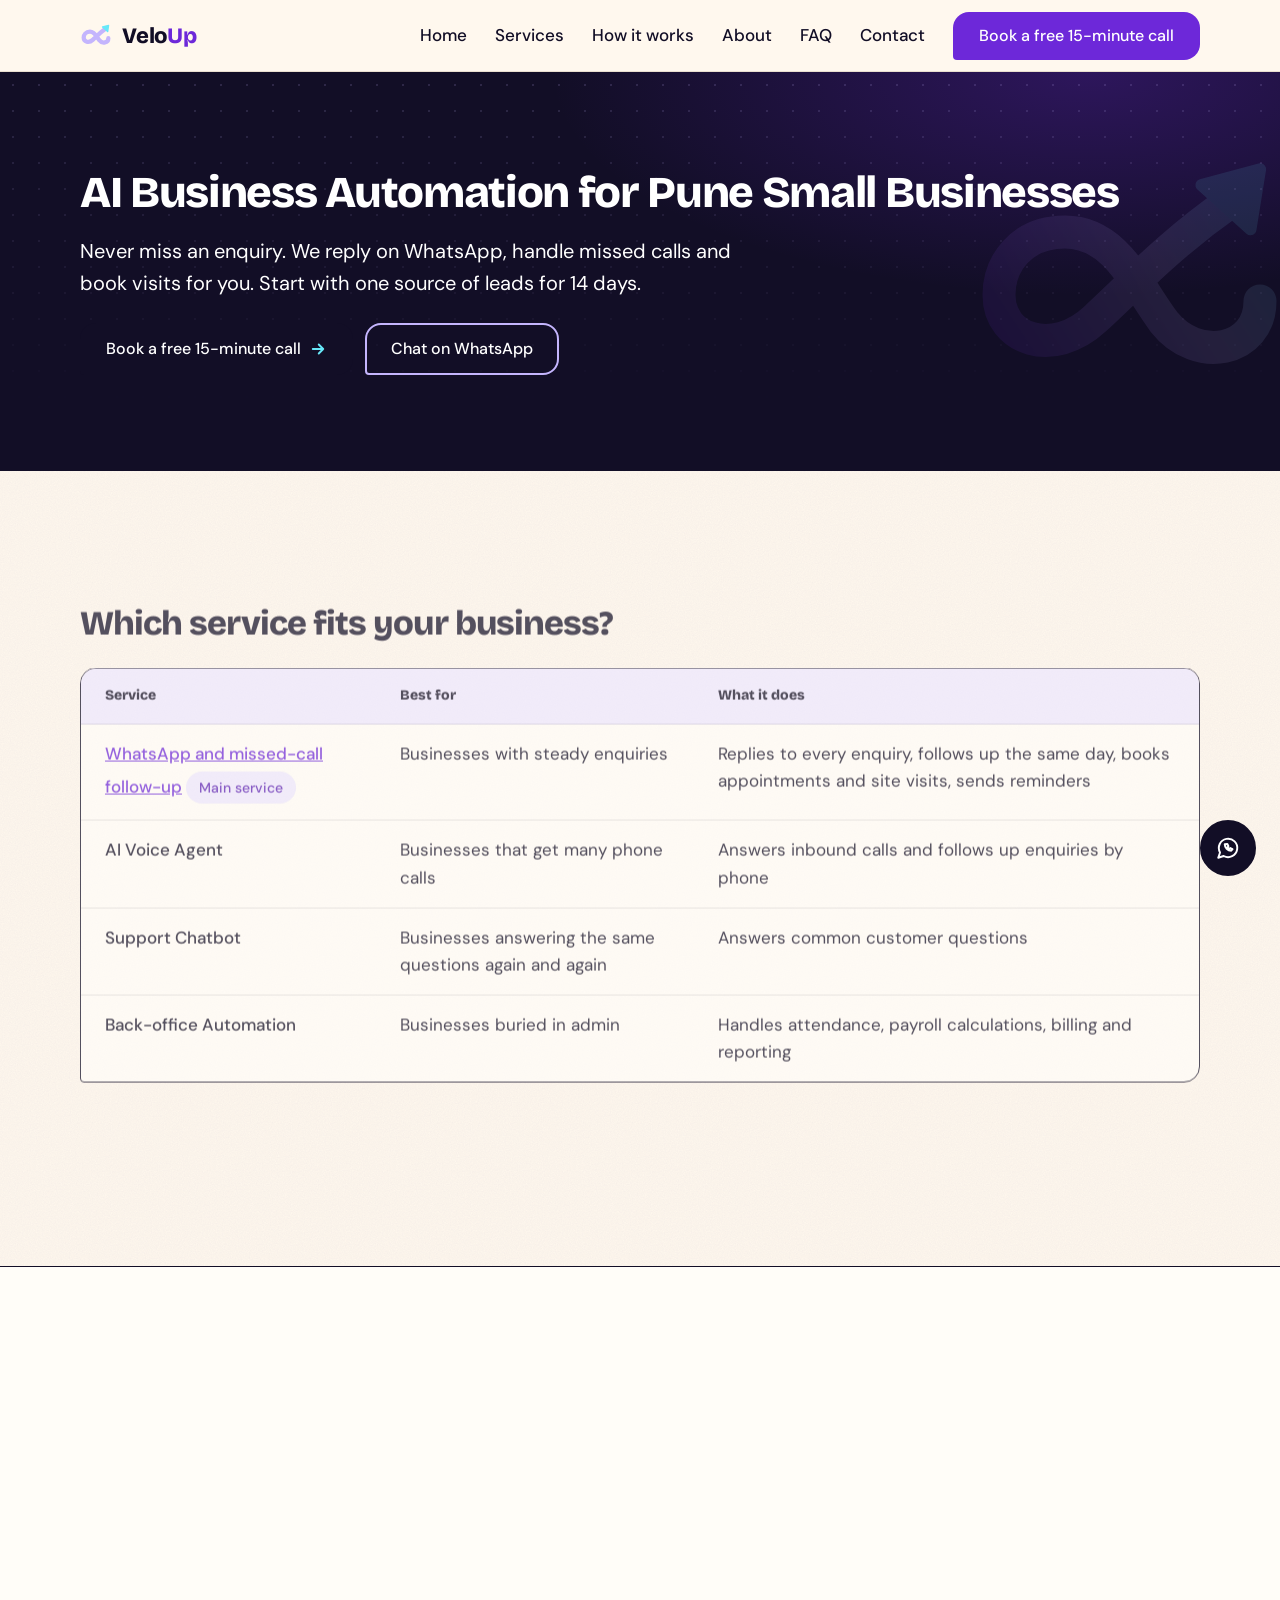
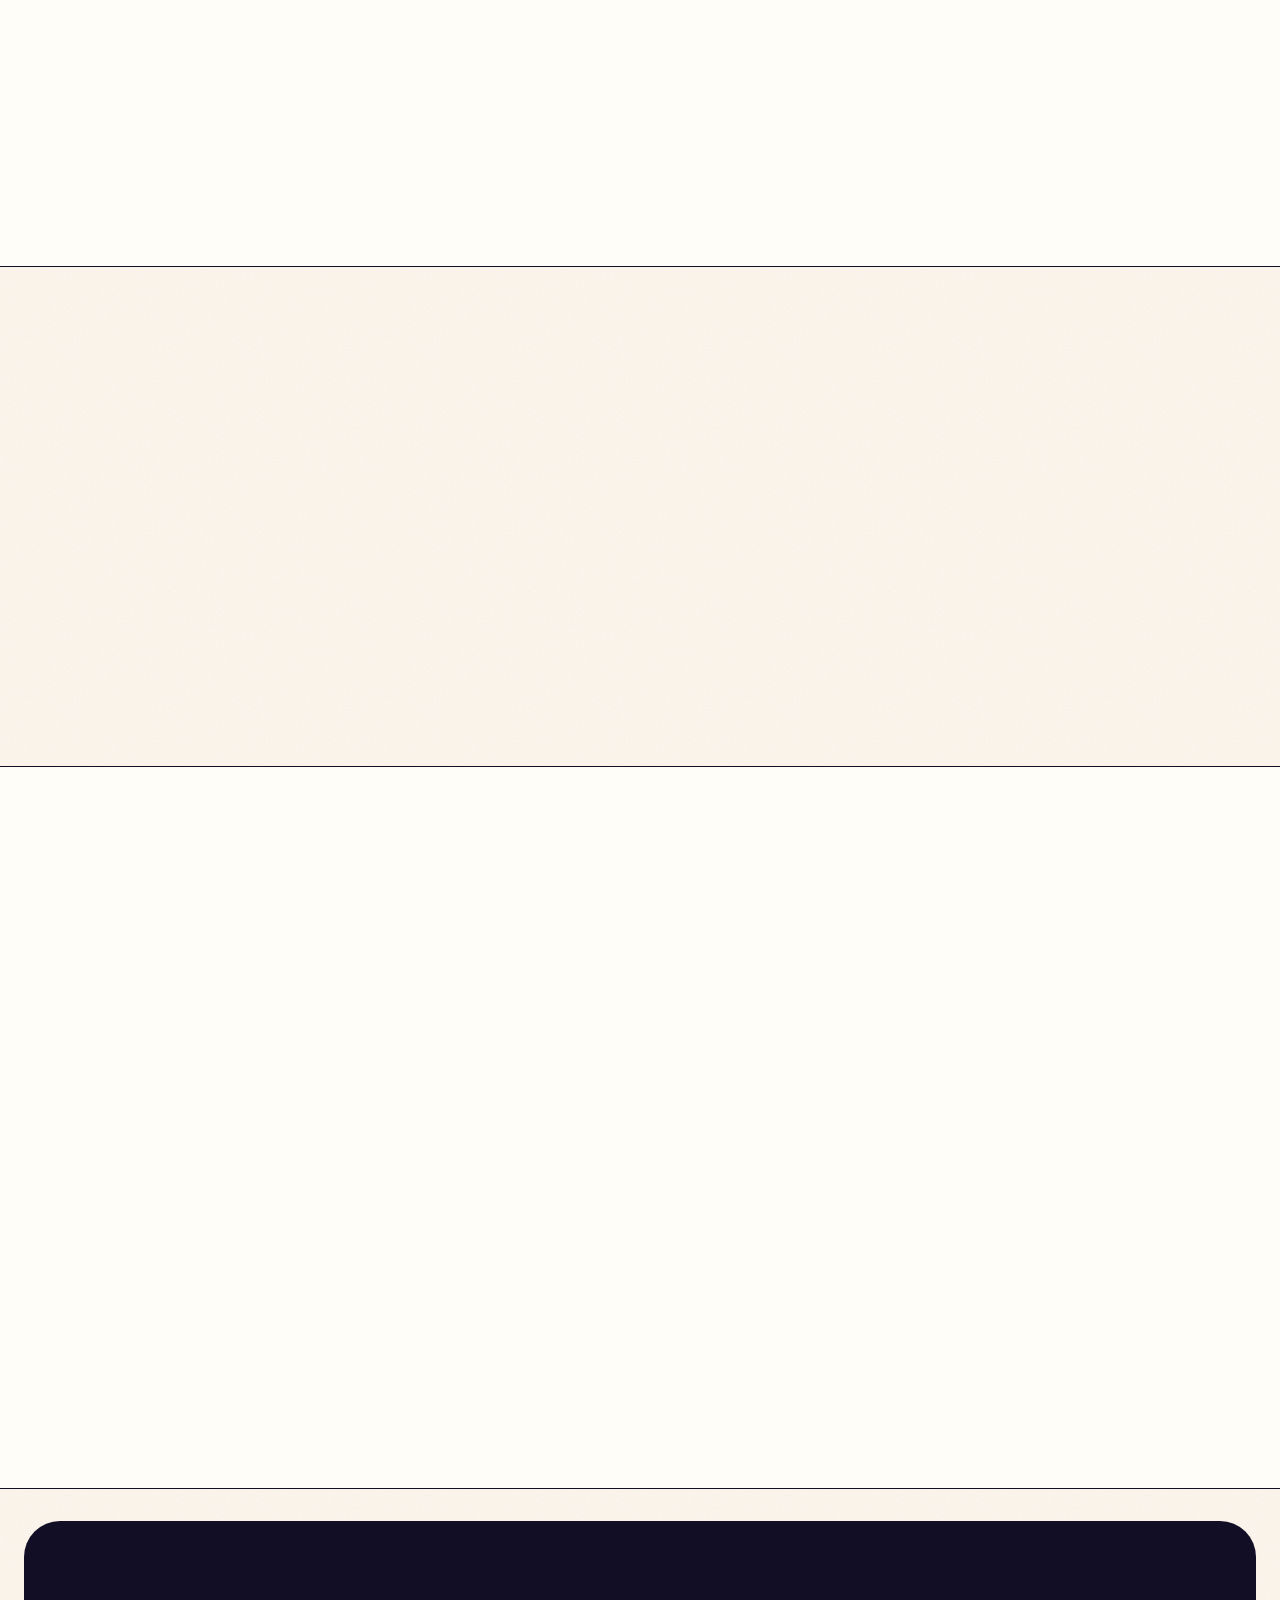
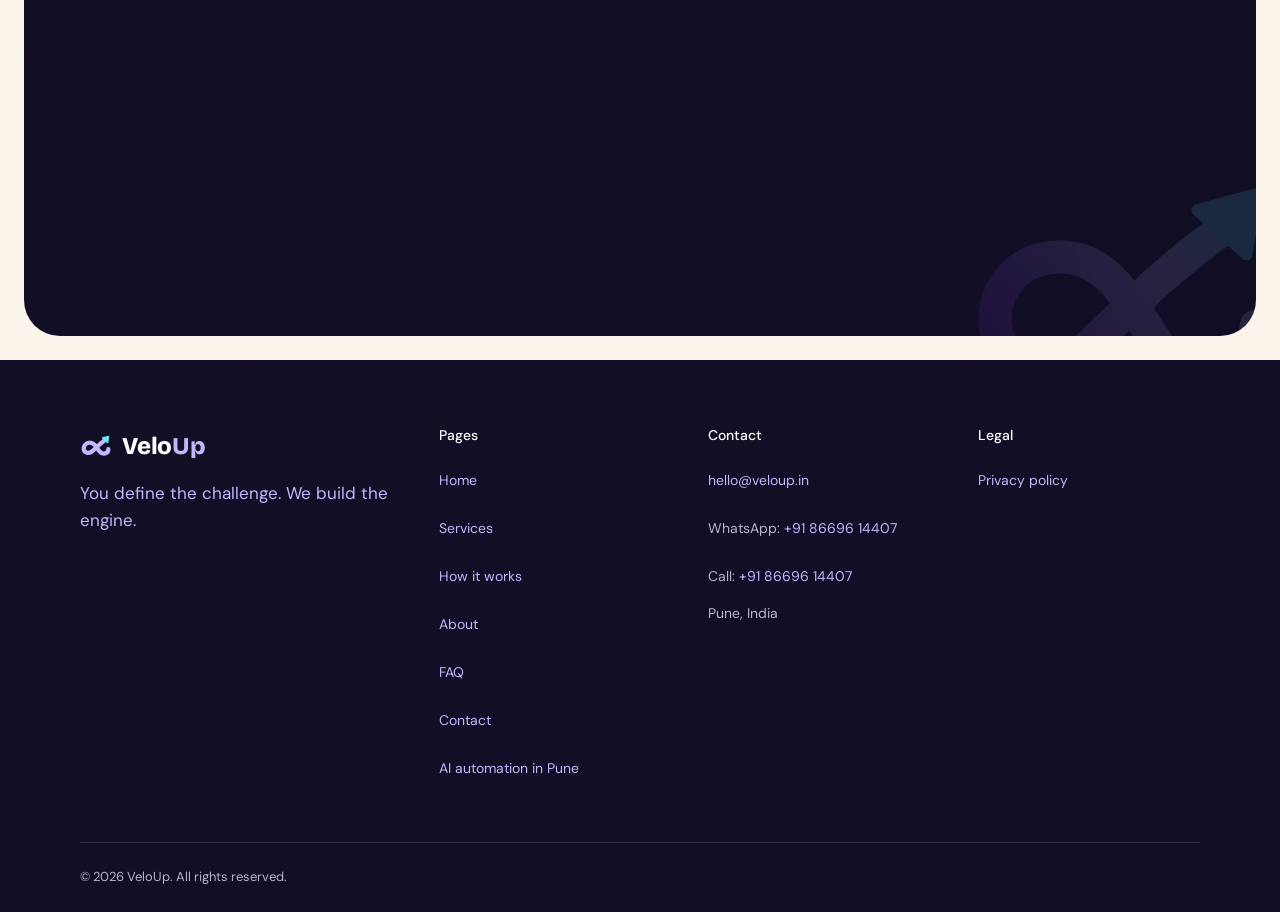
<file: ai-automation-pune.html>
<!DOCTYPE html>
<html lang="en">
<head>
  <meta charset="UTF-8">
  <meta name="viewport" content="width=device-width, initial-scale=1.0">
  <meta http-equiv="Content-Security-Policy" content="default-src 'self'; script-src 'self'; style-src 'self'; img-src 'self' data:; font-src 'self'; connect-src https://script.google.com https://script.googleusercontent.com; form-action 'none'; base-uri 'self'; object-src 'none'">
  <meta name="referrer" content="strict-origin-when-cross-origin">
  <title>AI Business Automation in Pune for Small Businesses | VeloUp</title>
  <meta name="description" content="Pune-based AI automation for small businesses: WhatsApp and missed-call follow-up, voice agent, chatbot and back-office automation. Start with a free 15-minute call.">
  <meta property="og:type" content="website">
  <meta property="og:site_name" content="VeloUp">
  <meta property="og:title" content="AI Business Automation in Pune for Small Businesses | VeloUp">
  <meta property="og:description" content="Pune-based AI automation for small businesses: WhatsApp and missed-call follow-up, voice agent, chatbot and back-office automation. Start with a free 15-minute call.">
  <meta property="og:image" content="https://veloup.in/assets/og-image.png">
  <meta property="og:url" content="https://veloup.in/ai-automation-pune.html">
  <meta name="twitter:image" content="https://veloup.in/assets/og-image.png">
  <link rel="canonical" href="https://veloup.in/ai-automation-pune.html">
  <meta property="og:image:alt" content="VeloUp: You define the challenge. We build the engine.">
  <meta name="twitter:card" content="summary_large_image">
  <link rel="preload" href="assets/fonts/bricolage-grotesque-latin-800-normal.woff2" as="font" type="font/woff2" crossorigin>
  <link rel="preload" href="assets/fonts/dm-sans-latin-400-normal.woff2" as="font" type="font/woff2" crossorigin>
  <link rel="stylesheet" href="css/tokens.css">
  <link rel="stylesheet" href="css/style.css?v=2">
  <link rel="icon" href="assets/favicon/favicon.svg" type="image/svg+xml">
  <link rel="apple-touch-icon" href="apple-touch-icon.png">
<script type="application/ld+json">{"@context": "https://schema.org", "@graph": [{"@type": "ProfessionalService", "name": "VeloUp", "url": "https://veloup.in/", "description": "AI business automation for small businesses in Pune: WhatsApp and missed-call follow-up, appointment booking bot, AI voice agent, support chatbot and back-office automation.", "areaServed": {"@type": "City", "name": "Pune"}, "image": "https://veloup.in/assets/og-image.png", "email": "hello@veloup.in", "slogan": "You define the challenge. We build the engine.", "@id": "https://veloup.in/#service-pune", "telephone": "+91-86696-14407", "founder": [{"@type": "Person", "name": "Akshansh P. Wasnik"}, {"@type": "Person", "name": "Rupali Ramnani"}], "parentOrganization": {"@id": "https://veloup.in/#org"}}, {"@type": "FAQPage", "mainEntity": [{"@type": "Question", "name": "Where is VeloUp based?", "acceptedAnswer": {"@type": "Answer", "text": "VeloUp is based in Pune. We work with small businesses across Pune and nearby areas, and we can set things up remotely too."}}, {"@type": "Question", "name": "Which areas of Pune do you work in?", "acceptedAnswer": {"@type": "Answer", "text": "We work across Pune, including Kothrud, Baner, Aundh, Wakad, Hinjewadi, Viman Nagar, Kharadi, Koregaon Park, Hadapsar, Camp, Shivajinagar and Pimpri-Chinchwad. If your area is not listed, ask us."}}, {"@type": "Question", "name": "How do we get started?", "acceptedAnswer": {"@type": "Answer", "text": "Book a free 15-minute call. We start with one source of leads for 14 days, such as your WhatsApp or missed calls, and you see real results before committing more."}}, {"@type": "Question", "name": "Do I need technical knowledge?", "acceptedAnswer": {"@type": "Answer", "text": "No. Our AI assistants work in the background. You share your business details and we handle the setup."}}, {"@type": "Question", "name": "How much does it cost?", "acceptedAnswer": {"@type": "Answer", "text": "We don't show prices on the website. You get a custom quote after your free call. We offer small paid pilots that are credited toward future services if you continue with us."}}, {"@type": "Question", "name": "Which businesses do you work with?", "acceptedAnswer": {"@type": "Answer", "text": "Any Pune business that gets enquiries by phone or WhatsApp: clinics and hospitals, pathology labs, real estate, restaurants and cafés, coaching classes and institutes, marketing agencies, electronics and retail shops, and more."}}]}]}</script>
</head>
<body>
  <a href="#main-content" class="skip-link">Skip to main content</a>
  
  <div id="header-container">
    <header class="site-header site-header--fallback">
      <div class="container header-inner">
        <a class="logo" href="./" aria-label="VeloUp home"><svg class="logo-mark" viewBox="0 0 120 80" aria-hidden="true" focusable="false"><path d="M100 50 C100 67 79 71 68 57 C59 45 52 27 35 27 C20 27 13 38 13 48 C13 63 31 69 45 56 C58 44 70 31 90 17" fill="none" stroke="#C4B5FD" stroke-width="15" stroke-linecap="round" stroke-linejoin="round"/><path transform="translate(92 15) rotate(-48)" d="M13 0 L-5 -12 L-5 12 Z" fill="#67E8F9" stroke="#67E8F9" stroke-width="5" stroke-linejoin="round"/></svg><span class="logo-velo">Velo</span><span class="logo-up">Up</span></a>
        <nav class="site-nav site-nav--fallback" aria-label="Main">
          <ul class="nav-list"><li><a href="./">Home</a></li><li><a href="services.html">Services</a></li><li><a href="how-it-works.html">How it works</a></li><li><a href="about.html">About</a></li><li><a href="faq.html">FAQ</a></li><li><a href="contact.html">Contact</a></li></ul>
        </nav>
        <a class="btn btn-primary header-cta" href="contact.html">Book a free 15-minute call</a>
      </div>
    </header>
  </div>
  
  <main id="main-content">
    <section class="page-hero on-dark">
      <div class="container">
        <h1>AI Business Automation for Pune Small Businesses</h1>
        <p class="lead">Never miss an enquiry. We reply on WhatsApp, handle missed calls and book visits for you. Start with one source of leads for 14 days.</p>
        <div class="hero-actions">
          <a class="btn btn-primary btn-lg" href="contact.html" data-book>Book a free 15-minute call</a>
          <a class="btn btn-secondary btn-lg" href="contact.html" data-whatsapp>Chat on WhatsApp</a>
        </div>
      </div>
    </section>
    <section class="bg-white">
      <div class="container">
        <h2>Which service fits your business?</h2>
        <div class="table-wrap"><table class="compare">
          <caption class="visually-hidden">VeloUp services compared by who they suit and what they do</caption>
          <thead><tr><th scope="col">Service</th><th scope="col">Best for</th><th scope="col">What it does</th></tr></thead>
          <tbody><tr><th scope="row" data-label="Service"><a href="whatsapp-missed-call-follow-up.html">WhatsApp and missed-call follow-up</a> <span class="badge">Main service</span></th><td data-label="Best for">Businesses with steady enquiries</td><td data-label="What it does">Replies to every enquiry, follows up the same day, books appointments and site visits, sends reminders</td></tr><tr><th scope="row" data-label="Service">AI Voice Agent</th><td data-label="Best for">Businesses that get many phone calls</td><td data-label="What it does">Answers inbound calls and follows up enquiries by phone</td></tr><tr><th scope="row" data-label="Service">Support Chatbot</th><td data-label="Best for">Businesses answering the same questions again and again</td><td data-label="What it does">Answers common customer questions</td></tr><tr><th scope="row" data-label="Service">Back-office Automation</th><td data-label="Best for">Businesses buried in admin</td><td data-label="What it does">Handles attendance, payroll calculations, billing and reporting</td></tr></tbody>
        </table></div>
        <p><a class="btn-text" href="services.html">See all services</a></p>
      </div>
    </section>
    <section class="bg-tint">
      <div class="container">
        <h2>Who we help in Pune</h2>
        <div class="info-grid"><div class="info-card spot"><h3>Real-estate brokers and agencies</h3><p>Reply to every property enquiry, book site visits and send reminders.</p></div><div class="info-card spot"><h3>Clinics</h3><p>Reply to appointment enquiries and send reminders.</p></div><div class="info-card spot"><h3>Coaching institutes</h3><p>Follow up every admission enquiry the same day.</p></div><div class="info-card spot"><h3>Restaurants</h3><p>Answer booking enquiries and follow up on them.</p></div></div>
      </div>
    </section>
    <section class="bg-white">
      <div class="container">
        <h2>Where we work</h2>
        <p class="lead">We are based in Pune and work with businesses across the city and nearby areas. Remote setup is possible too.</p>
        <ul class="area-list"><li>Kothrud</li><li>Baner</li><li>Aundh</li><li>Wakad</li><li>Hinjewadi</li><li>Viman Nagar</li><li>Kharadi</li><li>Koregaon Park</li><li>Hadapsar</li><li>Camp</li><li>Shivajinagar</li><li>Pimpri-Chinchwad</li></ul>
      </div>
    </section>
    <section class="bg-tint">
      <div class="container">
        <h2>Questions Pune business owners ask</h2>
        <div class="faq-list"><details class="faq-item"><summary>Where is VeloUp based?</summary><p>VeloUp is based in Pune. We work with small businesses across Pune and nearby areas, and we can set things up remotely too.</p></details><details class="faq-item"><summary>Which areas of Pune do you work in?</summary><p>We work across Pune, including Kothrud, Baner, Aundh, Wakad, Hinjewadi, Viman Nagar, Kharadi, Koregaon Park, Hadapsar, Camp, Shivajinagar and Pimpri-Chinchwad. If your area is not listed, ask us.</p></details><details class="faq-item"><summary>How do we get started?</summary><p>Book a free 15-minute call. We start with one source of leads for 14 days, such as your WhatsApp or missed calls, and you see real results before committing more.</p></details><details class="faq-item"><summary>Do I need technical knowledge?</summary><p>No. Our AI assistants work in the background. You share your business details and we handle the setup.</p></details><details class="faq-item"><summary>How much does it cost?</summary><p>We don't show prices on the website. You get a custom quote after your free call. We offer small paid pilots that are credited toward future services if you continue with us.</p></details><details class="faq-item"><summary>Which businesses do you work with?</summary><p>Any Pune business that gets enquiries by phone or WhatsApp: clinics and hospitals, pathology labs, real estate, restaurants and cafés, coaching classes and institutes, marketing agencies, electronics and retail shops, and more.</p></details></div>
      </div>
    </section>
    <section class="cta-band on-dark">
      <div class="container">
        <h2>Book a free 15-minute call</h2>
        <p>Custom quotes after your free call.</p>
        <div class="cta-actions">
          <a class="btn btn-primary btn-lg" href="contact.html" data-book>Book a free 15-minute call</a>
          <a class="btn btn-secondary btn-lg" href="contact.html" data-whatsapp>Chat on WhatsApp</a>
        </div>
      </div>
    </section>
  </main>
  
  <div id="footer-container">
    <footer class="site-footer">
      <div class="container">
        <div class="footer-grid">
          <div class="footer-brand">
            <a class="logo" href="./" aria-label="VeloUp home"><svg class="logo-mark" viewBox="0 0 120 80" aria-hidden="true" focusable="false"><path d="M100 50 C100 67 79 71 68 57 C59 45 52 27 35 27 C20 27 13 38 13 48 C13 63 31 69 45 56 C58 44 70 31 90 17" fill="none" stroke="#C4B5FD" stroke-width="15" stroke-linecap="round" stroke-linejoin="round"/><path transform="translate(92 15) rotate(-48)" d="M13 0 L-5 -12 L-5 12 Z" fill="#67E8F9" stroke="#67E8F9" stroke-width="5" stroke-linejoin="round"/></svg><span class="logo-velo">Velo</span><span class="logo-up">Up</span></a>
            <p class="footer-tagline">You define the challenge. We build the engine.</p>
          </div>
          <div><p class="footer-heading">Pages</p><ul class="footer-list"><li><a href="./">Home</a></li><li><a href="services.html">Services</a></li><li><a href="how-it-works.html">How it works</a></li><li><a href="about.html">About</a></li><li><a href="faq.html">FAQ</a></li><li><a href="contact.html">Contact</a></li><li><a href="ai-automation-pune.html">AI automation in Pune</a></li></ul></div>
          <div><p class="footer-heading">Contact</p><ul class="footer-list"><li>hello@veloup.in</li><li>WhatsApp: +91 86696 14407</li><li>Call: <a href="tel:+918669614407">+91 86696 14407</a></li><li>Pune, India</li></ul></div>
          <div><p class="footer-heading">Legal</p><ul class="footer-list"><li><a href="privacy.html">Privacy policy</a></li></ul></div>
        </div>
        <div class="footer-bottom"><p>&copy; 2026 VeloUp. All rights reserved.</p></div>
      </div>
    </footer>
  </div>
  
  <script src="js/config.js?v=3"></script>
  <script src="js/layout.js?v=3"></script>
  <script src="js/motion.js"></script>
</body>
</html>
</file>
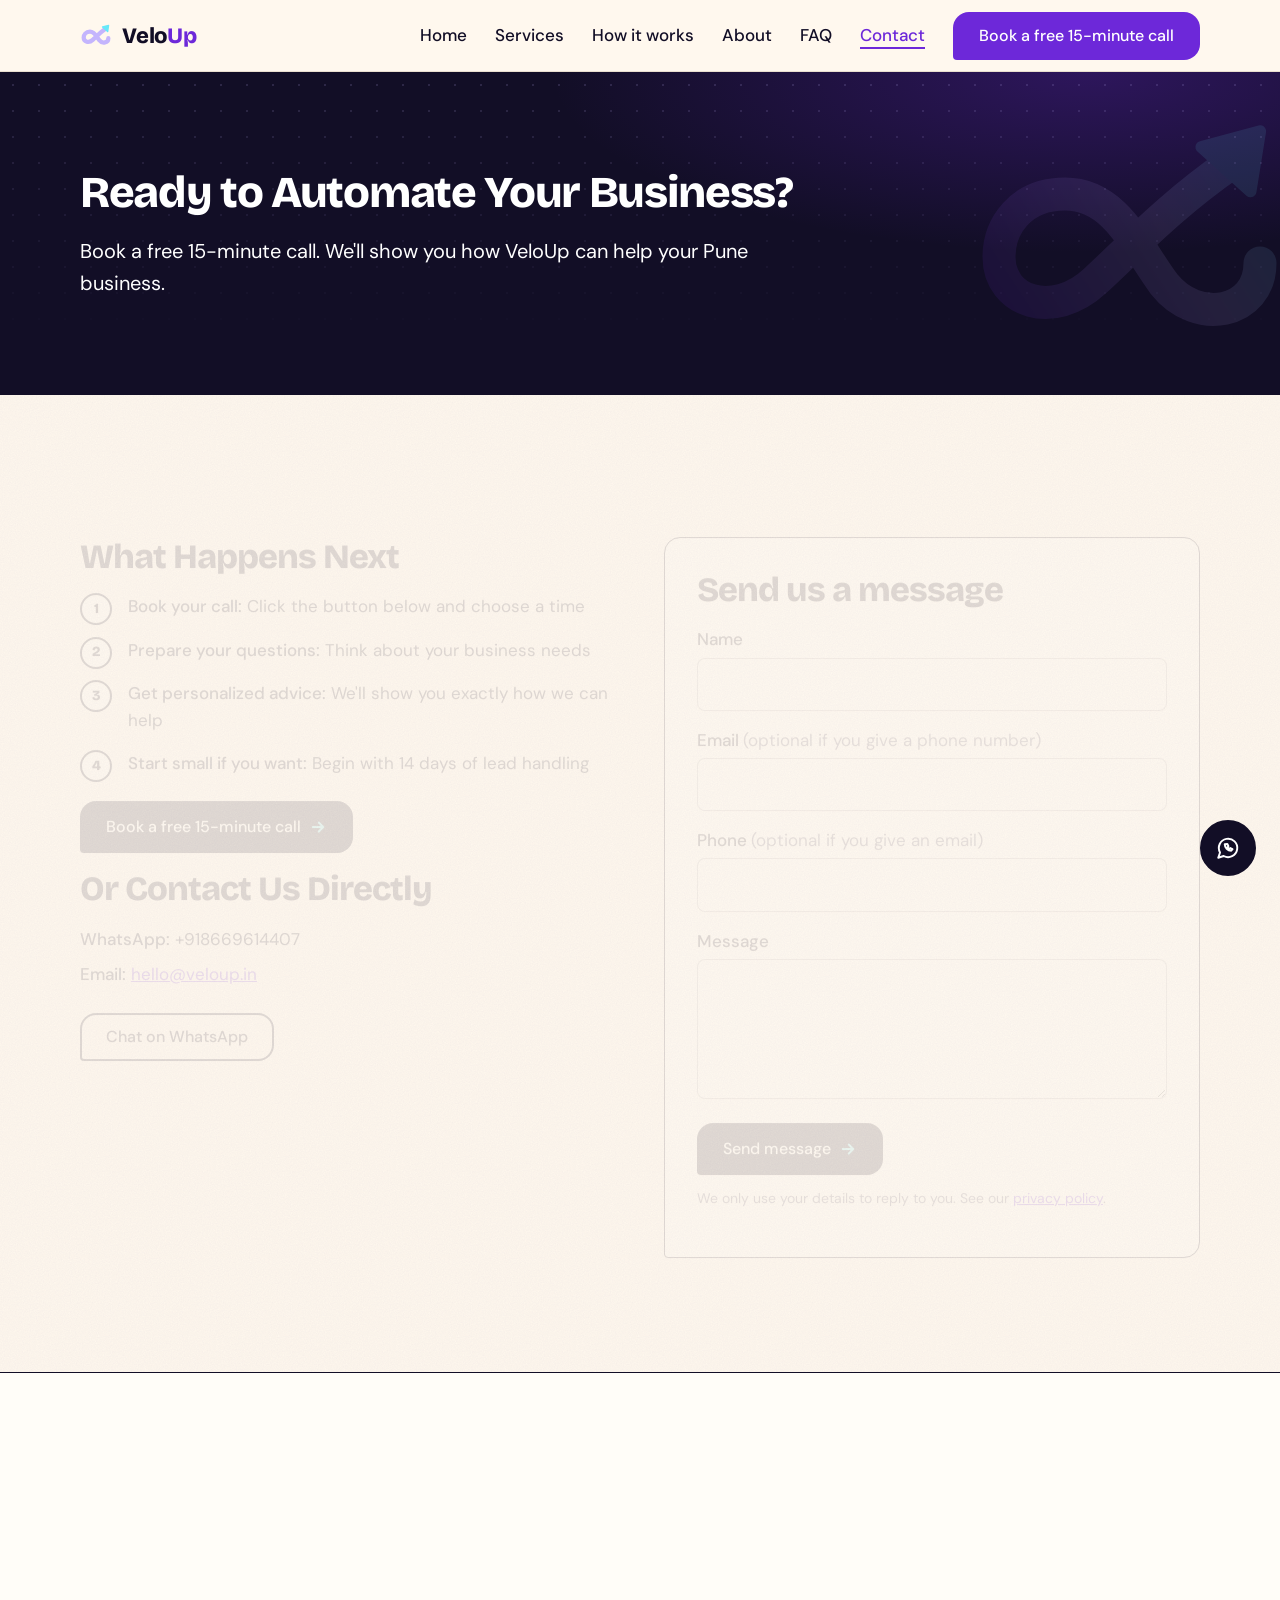
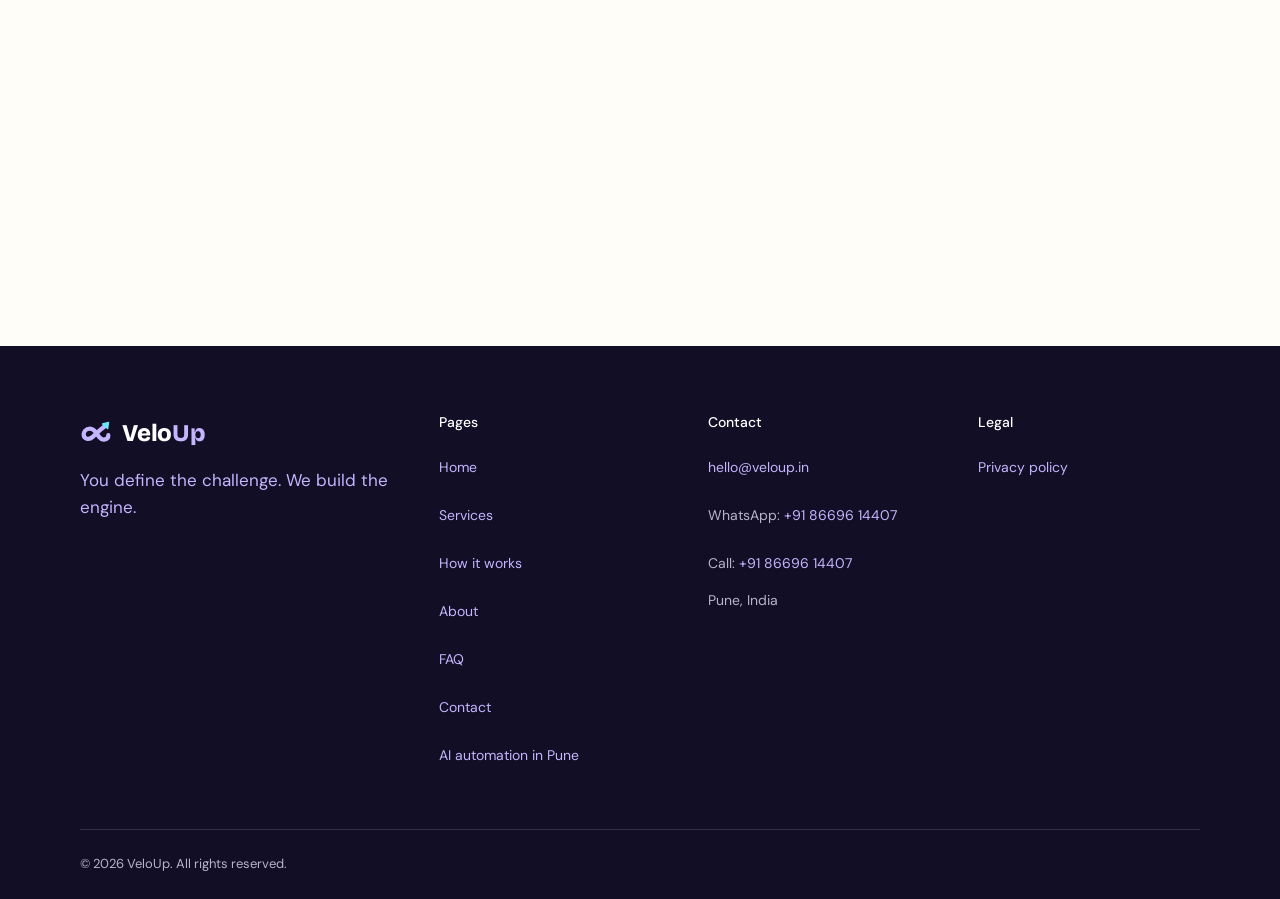
<file: contact.html>
<!DOCTYPE html>
<html lang="en">
<head>
  <meta charset="UTF-8">
  <meta name="viewport" content="width=device-width, initial-scale=1.0">
  <meta http-equiv="Content-Security-Policy" content="default-src 'self'; script-src 'self'; style-src 'self'; img-src 'self' data:; font-src 'self'; connect-src https://script.google.com https://script.googleusercontent.com; form-action 'none'; base-uri 'self'; object-src 'none'">
  <meta name="referrer" content="strict-origin-when-cross-origin">
  <title>Schedule Your Free 15-Minute Call with VeloUp</title>
  <meta name="description" content="Book a free 15-minute consultation to discuss your AI automation needs. No pressure, just honest answers to your questions.">
  <meta property="og:type" content="website">
  <meta property="og:site_name" content="VeloUp">
  <meta property="og:title" content="Schedule Your Free 15-Minute Call with VeloUp">
  <meta property="og:description" content="Book a free 15-minute consultation to discuss your AI automation needs. No pressure, just honest answers to your questions.">
  <meta property="og:image" content="https://veloup.in/assets/og-image.png">
  <meta property="og:url" content="https://veloup.in/contact.html">
  <meta name="twitter:image" content="https://veloup.in/assets/og-image.png">
  <link rel="canonical" href="https://veloup.in/contact.html">
  <meta property="og:image:alt" content="VeloUp: You define the challenge. We build the engine.">
  <meta name="twitter:card" content="summary_large_image">
  <link rel="preload" href="assets/fonts/bricolage-grotesque-latin-800-normal.woff2" as="font" type="font/woff2" crossorigin>
  <link rel="preload" href="assets/fonts/dm-sans-latin-400-normal.woff2" as="font" type="font/woff2" crossorigin>
  <link rel="stylesheet" href="css/tokens.css">
  <link rel="stylesheet" href="css/style.css?v=2">
  <link rel="icon" href="assets/favicon/favicon.svg" type="image/svg+xml">
  <link rel="apple-touch-icon" href="apple-touch-icon.png">
</head>
<body>
  <a href="#main-content" class="skip-link">Skip to main content</a>
  
  <div id="header-container">
    <header class="site-header site-header--fallback">
      <div class="container header-inner">
        <a class="logo" href="./" aria-label="VeloUp home"><svg class="logo-mark" viewBox="0 0 120 80" aria-hidden="true" focusable="false"><path d="M100 50 C100 67 79 71 68 57 C59 45 52 27 35 27 C20 27 13 38 13 48 C13 63 31 69 45 56 C58 44 70 31 90 17" fill="none" stroke="#C4B5FD" stroke-width="15" stroke-linecap="round" stroke-linejoin="round"/><path transform="translate(92 15) rotate(-48)" d="M13 0 L-5 -12 L-5 12 Z" fill="#67E8F9" stroke="#67E8F9" stroke-width="5" stroke-linejoin="round"/></svg><span class="logo-velo">Velo</span><span class="logo-up">Up</span></a>
        <nav class="site-nav site-nav--fallback" aria-label="Main">
          <ul class="nav-list"><li><a href="./">Home</a></li><li><a href="services.html">Services</a></li><li><a href="how-it-works.html">How it works</a></li><li><a href="about.html">About</a></li><li><a href="faq.html">FAQ</a></li><li><a href="contact.html" aria-current="page">Contact</a></li></ul>
        </nav>
        <a class="btn btn-primary header-cta" href="contact.html">Book a free 15-minute call</a>
      </div>
    </header>
  </div>
  
  <main id="main-content">
    <section class="page-hero on-dark"><div class="container">
      <h1>Ready to Automate Your Business?</h1>
      <p class="lead">Book a free 15-minute call. We'll show you how VeloUp can help your Pune business.</p>
    </div></section>
    <section class="bg-white"><div class="container contact-grid">
      <div>
        <h2>What Happens Next</h2>
        <ol class="numbered">
          <li><strong>Book your call:</strong> Click the button below and choose a time</li>
          <li><strong>Prepare your questions:</strong> Think about your business needs</li>
          <li><strong>Get personalized advice:</strong> We'll show you exactly how we can help</li>
          <li><strong>Start small if you want:</strong> Begin with 14 days of lead handling</li>
        </ol>
        <p><a class="btn btn-primary btn-lg" href="contact.html" data-book>Book a free 15-minute call</a></p>
        <h2>Or Contact Us Directly</h2>
        <ul class="contact-list">
          <li><strong>WhatsApp:</strong> <span data-number>+91 86696 14407</span></li>
          <li><strong>Email:</strong> <span data-email>hello@veloup.in</span></li>
        </ul>
        <p><a class="btn btn-secondary" href="contact.html" data-whatsapp>Chat on WhatsApp</a></p>
      </div>
      <div class="form-card">
        <h2>Send us a message</h2>
        <form id="contact-form" novalidate>
          <div class="field"><label for="name">Name</label><input id="name" name="name" type="text" autocomplete="name" required aria-describedby="name-error"><p class="field-error" id="name-error" aria-live="polite"></p></div>
          <div class="field"><label for="email">Email <span class="optional">(optional if you give a phone number)</span></label><input id="email" name="email" type="email" autocomplete="email" aria-describedby="email-error"><p class="field-error" id="email-error" aria-live="polite"></p></div>
          <div class="field"><label for="phone">Phone <span class="optional">(optional if you give an email)</span></label><input id="phone" name="phone" type="tel" autocomplete="tel" aria-describedby="phone-error"><p class="field-error" id="phone-error" aria-live="polite"></p></div>
          <div class="field"><label for="message">Message</label><textarea id="message" name="message" required aria-describedby="message-error"></textarea><p class="field-error" id="message-error" aria-live="polite"></p></div>
          <div class="hp-field" aria-hidden="true"><label for="website">Leave this empty</label><input id="website" name="website" type="text" tabindex="-1" autocomplete="off"></div>
          <button class="btn btn-primary btn-lg" type="submit">Send message</button>
          <p class="form-status" id="form-status" role="status" aria-live="polite"></p>
          <p class="form-note">We only use your details to reply to you. See our <a href="privacy.html">privacy policy</a>.</p>
        </form>
      </div>
    </div></section>
    <section class="bg-tint"><div class="container">
      <h2>Our Commitment to You</h2>
      <div class="info-grid">
        <div class="info-card spot"><h3>Honest advice</h3><p>No sales pressure, just practical solutions</p></div>
        <div class="info-card spot"><h3>Your data stays yours</h3><p>We don't use or share your information</p></div>
        <div class="info-card spot"><h3>Start small</h3><p>Begin with just 14 days of testing</p></div>
        <div class="info-card spot"><h3>Flexible options</h3><p>Paid pilots are credited toward future services</p></div>
      </div>
    </div></section>
  </main>
  
  <div id="footer-container">
    <footer class="site-footer">
      <div class="container">
        <div class="footer-grid">
          <div class="footer-brand">
            <a class="logo" href="./" aria-label="VeloUp home"><svg class="logo-mark" viewBox="0 0 120 80" aria-hidden="true" focusable="false"><path d="M100 50 C100 67 79 71 68 57 C59 45 52 27 35 27 C20 27 13 38 13 48 C13 63 31 69 45 56 C58 44 70 31 90 17" fill="none" stroke="#C4B5FD" stroke-width="15" stroke-linecap="round" stroke-linejoin="round"/><path transform="translate(92 15) rotate(-48)" d="M13 0 L-5 -12 L-5 12 Z" fill="#67E8F9" stroke="#67E8F9" stroke-width="5" stroke-linejoin="round"/></svg><span class="logo-velo">Velo</span><span class="logo-up">Up</span></a>
            <p class="footer-tagline">You define the challenge. We build the engine.</p>
          </div>
          <div><p class="footer-heading">Pages</p><ul class="footer-list"><li><a href="./">Home</a></li><li><a href="services.html">Services</a></li><li><a href="how-it-works.html">How it works</a></li><li><a href="about.html">About</a></li><li><a href="faq.html">FAQ</a></li><li><a href="contact.html">Contact</a></li><li><a href="ai-automation-pune.html">AI automation in Pune</a></li></ul></div>
          <div><p class="footer-heading">Contact</p><ul class="footer-list"><li>hello@veloup.in</li><li>WhatsApp: +91 86696 14407</li><li>Call: <a href="tel:+918669614407">+91 86696 14407</a></li><li>Pune, India</li></ul></div>
          <div><p class="footer-heading">Legal</p><ul class="footer-list"><li><a href="privacy.html">Privacy policy</a></li></ul></div>
        </div>
        <div class="footer-bottom"><p>&copy; 2026 VeloUp. All rights reserved.</p></div>
      </div>
    </footer>
  </div>
  
  <script src="js/config.js?v=3"></script>
  <script src="js/layout.js?v=3"></script>
  <script src="js/form.js"></script>
  <script src="js/motion.js"></script>
</body>
</html>
</file>
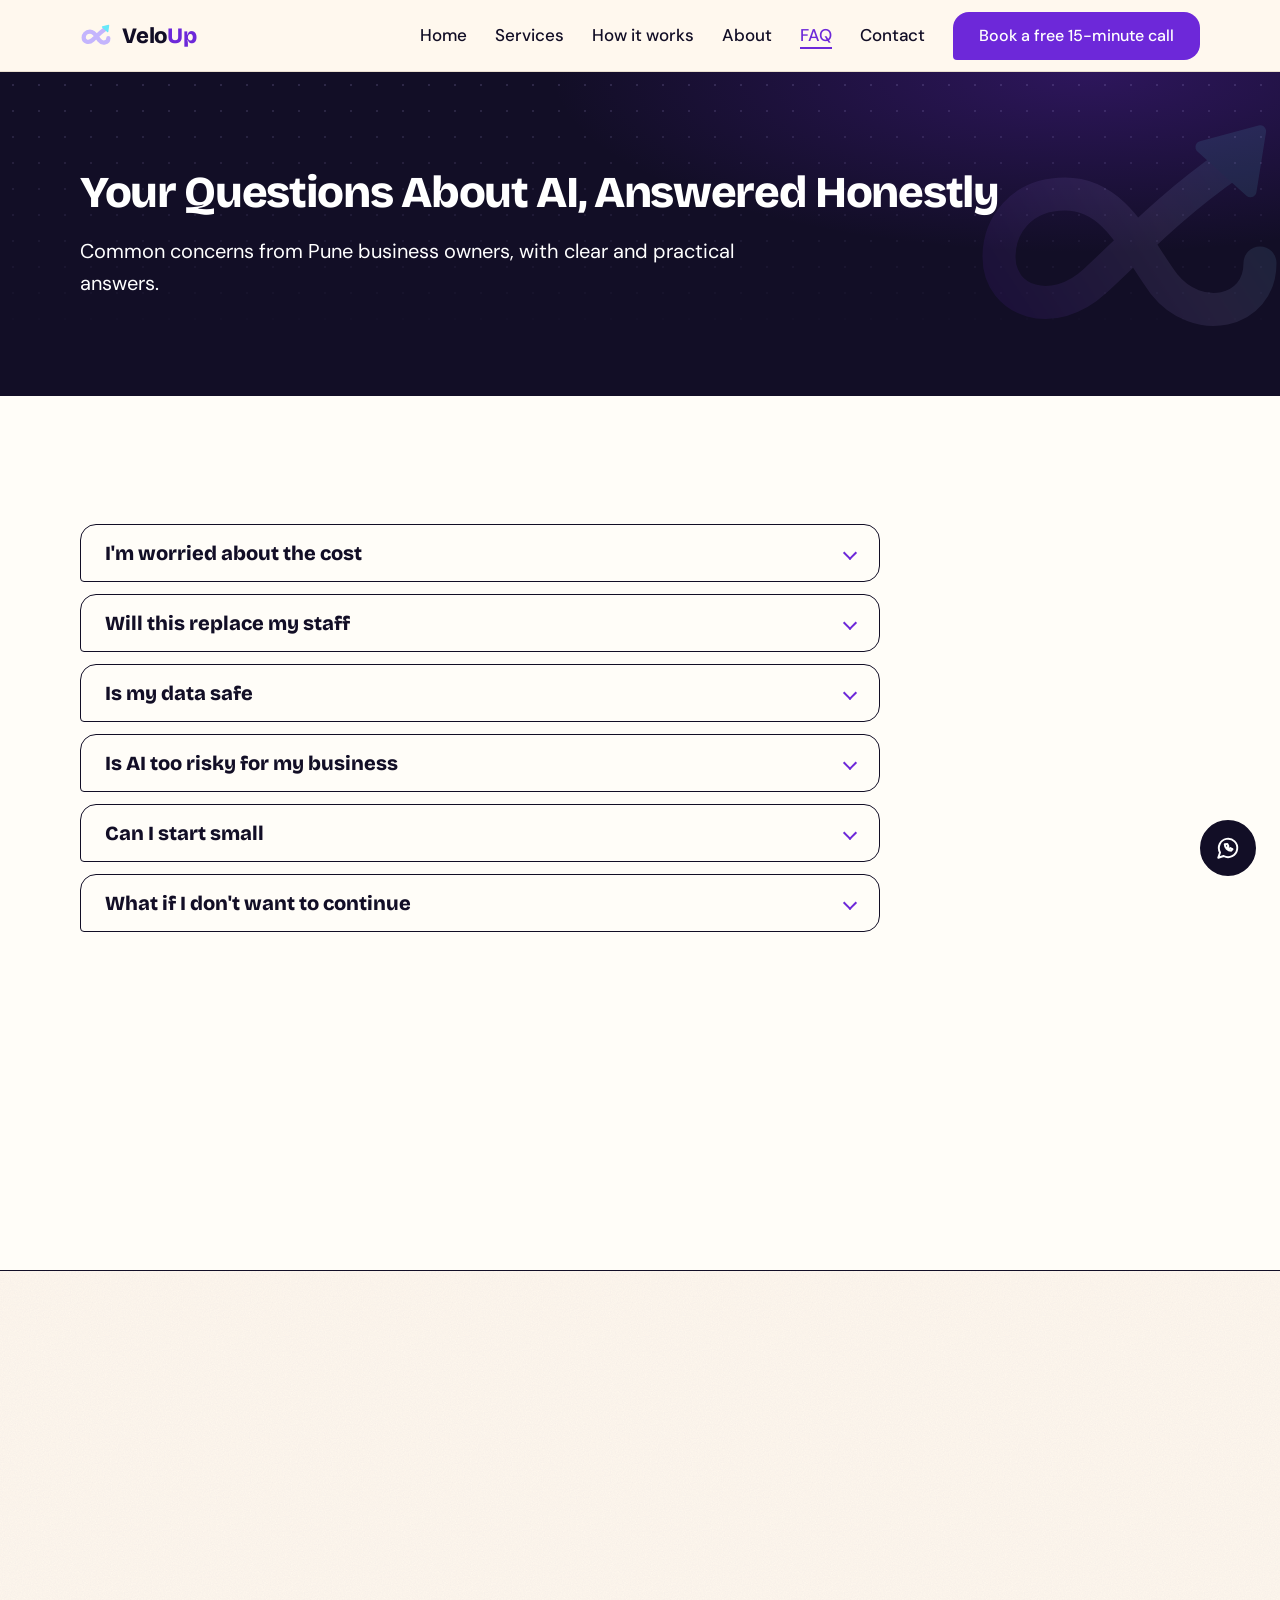
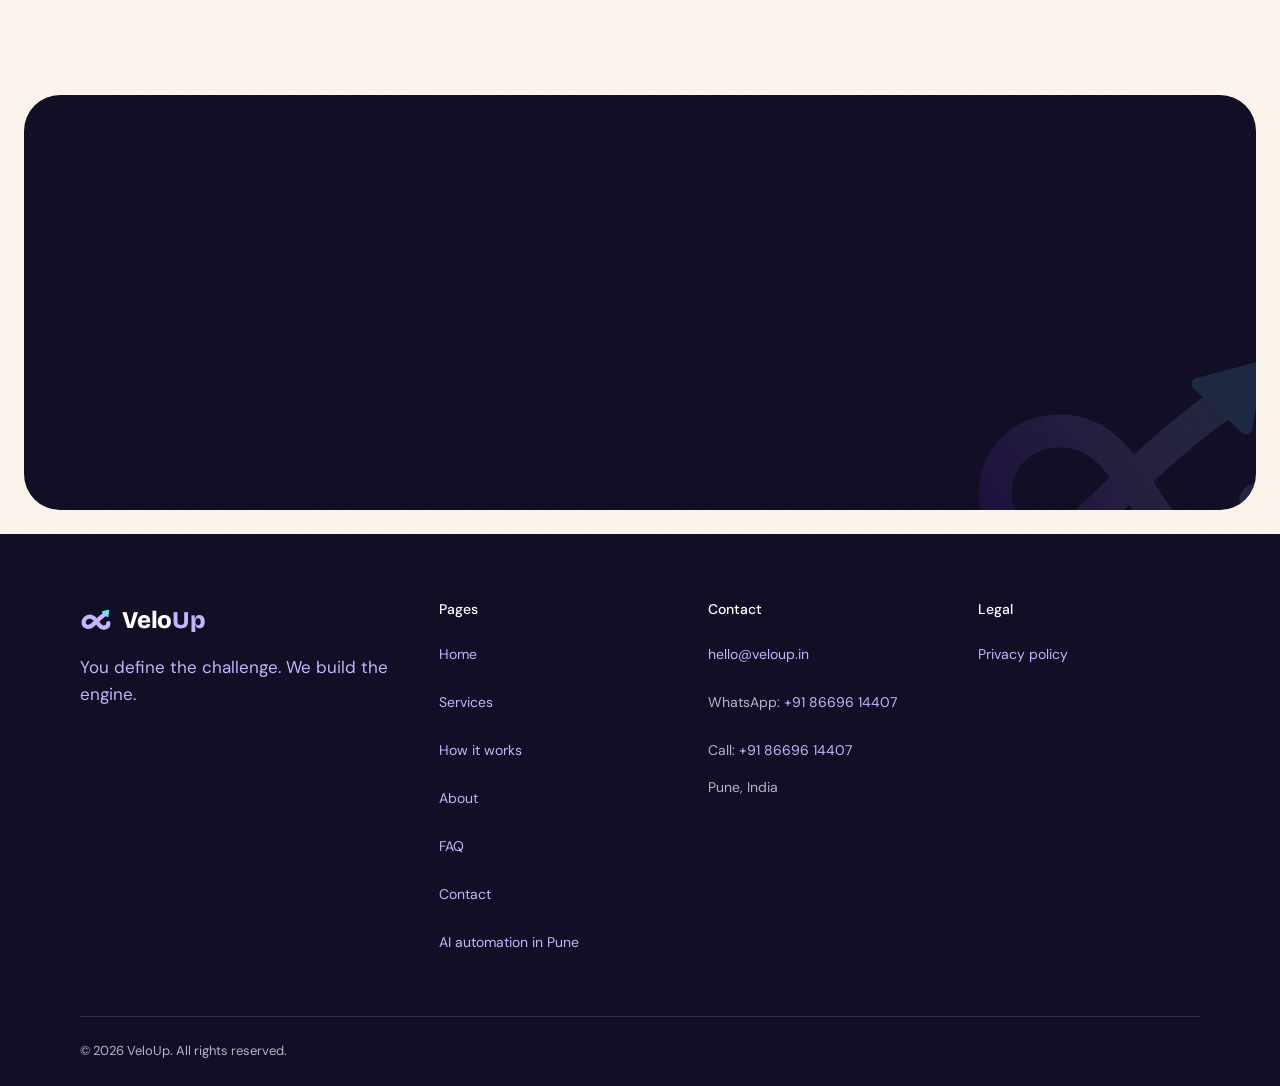
<file: faq.html>
<!DOCTYPE html>
<html lang="en">
<head>
  <meta charset="UTF-8">
  <meta name="viewport" content="width=device-width, initial-scale=1.0">
  <meta http-equiv="Content-Security-Policy" content="default-src 'self'; script-src 'self'; style-src 'self'; img-src 'self' data:; font-src 'self'; connect-src https://script.google.com https://script.googleusercontent.com; form-action 'none'; base-uri 'self'; object-src 'none'">
  <meta name="referrer" content="strict-origin-when-cross-origin">
  <title>AI Automation FAQ for Small Businesses | VeloUp</title>
  <meta name="description" content="Answers to common concerns about cost, data safety, staff replacement, and risk of AI automation for Pune businesses.">
  <meta property="og:type" content="website">
  <meta property="og:site_name" content="VeloUp">
  <meta property="og:title" content="AI Automation FAQ for Small Businesses | VeloUp">
  <meta property="og:description" content="Answers to common concerns about cost, data safety, staff replacement, and risk of AI automation for Pune businesses.">
  <meta property="og:image" content="https://veloup.in/assets/og-image.png">
  <meta property="og:url" content="https://veloup.in/faq.html">
  <meta name="twitter:image" content="https://veloup.in/assets/og-image.png">
  <link rel="canonical" href="https://veloup.in/faq.html">
  <meta property="og:image:alt" content="VeloUp: You define the challenge. We build the engine.">
  <meta name="twitter:card" content="summary_large_image">
  <link rel="preload" href="assets/fonts/bricolage-grotesque-latin-800-normal.woff2" as="font" type="font/woff2" crossorigin>
  <link rel="preload" href="assets/fonts/dm-sans-latin-400-normal.woff2" as="font" type="font/woff2" crossorigin>
  <link rel="stylesheet" href="css/tokens.css">
  <link rel="stylesheet" href="css/style.css?v=2">
  <link rel="icon" href="assets/favicon/favicon.svg" type="image/svg+xml">
  <link rel="apple-touch-icon" href="apple-touch-icon.png">
<script type="application/ld+json">{"@context": "https://schema.org", "@type": "FAQPage", "mainEntity": [{"@type": "Question", "name": "I'm worried about the cost?", "acceptedAnswer": {"@type": "Answer", "text": "We don't show prices on the website. A custom quote follows your free 15-minute call. We offer small paid pilots that are credited toward future services if you continue with us."}}, {"@type": "Question", "name": "Will this replace my staff?", "acceptedAnswer": {"@type": "Answer", "text": "No, we don't replace staff. We handle repeat follow-ups and admin tasks so your team can focus on site visits, customer meetings, and growing your business."}}, {"@type": "Question", "name": "Is my data safe?", "acceptedAnswer": {"@type": "Answer", "text": "Your customer details stay with your business. We don't store or use your data for other purposes. Your information remains your responsibility."}}, {"@type": "Question", "name": "Is AI too risky for my business?", "acceptedAnswer": {"@type": "Answer", "text": "We understand AI feels risky. That's why we start with just 14 days of lead handling. You see real results before committing more. No pressure, no obligations."}}, {"@type": "Question", "name": "Can I start small?", "acceptedAnswer": {"@type": "Answer", "text": "Yes, absolutely. We begin with one source of leads for 14 days. See how it works before deciding to scale up."}}, {"@type": "Question", "name": "What if I don't want to continue?", "acceptedAnswer": {"@type": "Answer", "text": "You can stop anytime. Our paid pilots are flexible and credited toward future services if you decide to continue later."}}, {"@type": "Question", "name": "How quickly can I see results?", "acceptedAnswer": {"@type": "Answer", "text": "You'll see results within the first 14 days. We'll show you exactly how many enquiries we've handled and how we've helped your business."}}, {"@type": "Question", "name": "What industries do you work with?", "acceptedAnswer": {"@type": "Answer", "text": "Any business that gets enquiries by phone or WhatsApp: clinics and hospitals, pathology labs, real estate, restaurants and cafés, coaching classes and institutes, marketing agencies, electronics and retail shops, and more, like salons, gyms and showrooms."}}, {"@type": "Question", "name": "Do I need technical knowledge?", "acceptedAnswer": {"@type": "Answer", "text": "No technical knowledge required. Our AI assistants work automatically in the background. You just need to provide your business details and we'll handle the rest."}}]}</script>
</head>
<body>
  <a href="#main-content" class="skip-link">Skip to main content</a>
  
  <div id="header-container">
    <header class="site-header site-header--fallback">
      <div class="container header-inner">
        <a class="logo" href="./" aria-label="VeloUp home"><svg class="logo-mark" viewBox="0 0 120 80" aria-hidden="true" focusable="false"><path d="M100 50 C100 67 79 71 68 57 C59 45 52 27 35 27 C20 27 13 38 13 48 C13 63 31 69 45 56 C58 44 70 31 90 17" fill="none" stroke="#C4B5FD" stroke-width="15" stroke-linecap="round" stroke-linejoin="round"/><path transform="translate(92 15) rotate(-48)" d="M13 0 L-5 -12 L-5 12 Z" fill="#67E8F9" stroke="#67E8F9" stroke-width="5" stroke-linejoin="round"/></svg><span class="logo-velo">Velo</span><span class="logo-up">Up</span></a>
        <nav class="site-nav site-nav--fallback" aria-label="Main">
          <ul class="nav-list"><li><a href="./">Home</a></li><li><a href="services.html">Services</a></li><li><a href="how-it-works.html">How it works</a></li><li><a href="about.html">About</a></li><li><a href="faq.html" aria-current="page">FAQ</a></li><li><a href="contact.html">Contact</a></li></ul>
        </nav>
        <a class="btn btn-primary header-cta" href="contact.html">Book a free 15-minute call</a>
      </div>
    </header>
  </div>
  
  <main id="main-content">
    <section class="page-hero on-dark"><div class="container"><h1>Your Questions About AI, Answered Honestly</h1><p class="lead">Common concerns from Pune business owners, with clear and practical answers.</p></div></section>
    <section class="bg-tint"><div class="container"><div class="faq-list"><details class="faq-item"><summary>I'm worried about the cost</summary><p>We don't show prices on the website. A custom quote follows your free 15-minute call. We offer small paid pilots that are credited toward future services if you continue with us.</p></details><details class="faq-item"><summary>Will this replace my staff</summary><p>No, we don't replace staff. We handle repeat follow-ups and admin tasks so your team can focus on site visits, customer meetings, and growing your business.</p></details><details class="faq-item"><summary>Is my data safe</summary><p>Your customer details stay with your business. We don't store or use your data for other purposes. Your information remains your responsibility.</p></details><details class="faq-item"><summary>Is AI too risky for my business</summary><p>We understand AI feels risky. That's why we start with just 14 days of lead handling. You see real results before committing more. No pressure, no obligations.</p></details><details class="faq-item"><summary>Can I start small</summary><p>Yes, absolutely. We begin with one source of leads for 14 days. See how it works before deciding to scale up.</p></details><details class="faq-item"><summary>What if I don't want to continue</summary><p>You can stop anytime. Our paid pilots are flexible and credited toward future services if you decide to continue later.</p></details><details class="faq-item"><summary>How quickly can I see results</summary><p>You'll see results within the first 14 days. We'll show you exactly how many enquiries we've handled and how we've helped your business.</p></details><details class="faq-item"><summary>What industries do you work with</summary><p>Any business that gets enquiries by phone or WhatsApp: clinics and hospitals, pathology labs, real estate, restaurants and cafés, coaching classes and institutes, marketing agencies, electronics and retail shops, and more, like salons, gyms and showrooms.</p></details><details class="faq-item"><summary>Do I need technical knowledge</summary><p>No technical knowledge required. Our AI assistants work automatically in the background. You just need to provide your business details and we'll handle the rest.</p></details></div></div></section>
    <section class="bg-white"><div class="container">
      <h2>Still Have Questions?</h2>
      <p class="lead">Contact us on WhatsApp or book a call to get personalized answers to your specific concerns.</p>
    </div></section>
    <section class="cta-band on-dark">
      <div class="container">
        <h2>Book a free 15-minute call</h2>
        <p>Custom quotes after your free call.</p>
        <div class="cta-actions">
          <a class="btn btn-primary btn-lg" href="contact.html" data-book>Book a free 15-minute call</a>
          <a class="btn btn-secondary btn-lg" href="contact.html" data-whatsapp>Chat on WhatsApp</a>
        </div>
      </div>
    </section>
  </main>
  
  <div id="footer-container">
    <footer class="site-footer">
      <div class="container">
        <div class="footer-grid">
          <div class="footer-brand">
            <a class="logo" href="./" aria-label="VeloUp home"><svg class="logo-mark" viewBox="0 0 120 80" aria-hidden="true" focusable="false"><path d="M100 50 C100 67 79 71 68 57 C59 45 52 27 35 27 C20 27 13 38 13 48 C13 63 31 69 45 56 C58 44 70 31 90 17" fill="none" stroke="#C4B5FD" stroke-width="15" stroke-linecap="round" stroke-linejoin="round"/><path transform="translate(92 15) rotate(-48)" d="M13 0 L-5 -12 L-5 12 Z" fill="#67E8F9" stroke="#67E8F9" stroke-width="5" stroke-linejoin="round"/></svg><span class="logo-velo">Velo</span><span class="logo-up">Up</span></a>
            <p class="footer-tagline">You define the challenge. We build the engine.</p>
          </div>
          <div><p class="footer-heading">Pages</p><ul class="footer-list"><li><a href="./">Home</a></li><li><a href="services.html">Services</a></li><li><a href="how-it-works.html">How it works</a></li><li><a href="about.html">About</a></li><li><a href="faq.html">FAQ</a></li><li><a href="contact.html">Contact</a></li><li><a href="ai-automation-pune.html">AI automation in Pune</a></li></ul></div>
          <div><p class="footer-heading">Contact</p><ul class="footer-list"><li>hello@veloup.in</li><li>WhatsApp: +91 86696 14407</li><li>Call: <a href="tel:+918669614407">+91 86696 14407</a></li><li>Pune, India</li></ul></div>
          <div><p class="footer-heading">Legal</p><ul class="footer-list"><li><a href="privacy.html">Privacy policy</a></li></ul></div>
        </div>
        <div class="footer-bottom"><p>&copy; 2026 VeloUp. All rights reserved.</p></div>
      </div>
    </footer>
  </div>
  
  <script src="js/config.js?v=3"></script>
  <script src="js/layout.js?v=3"></script>
  <script src="js/motion.js"></script>
</body>
</html>
</file>
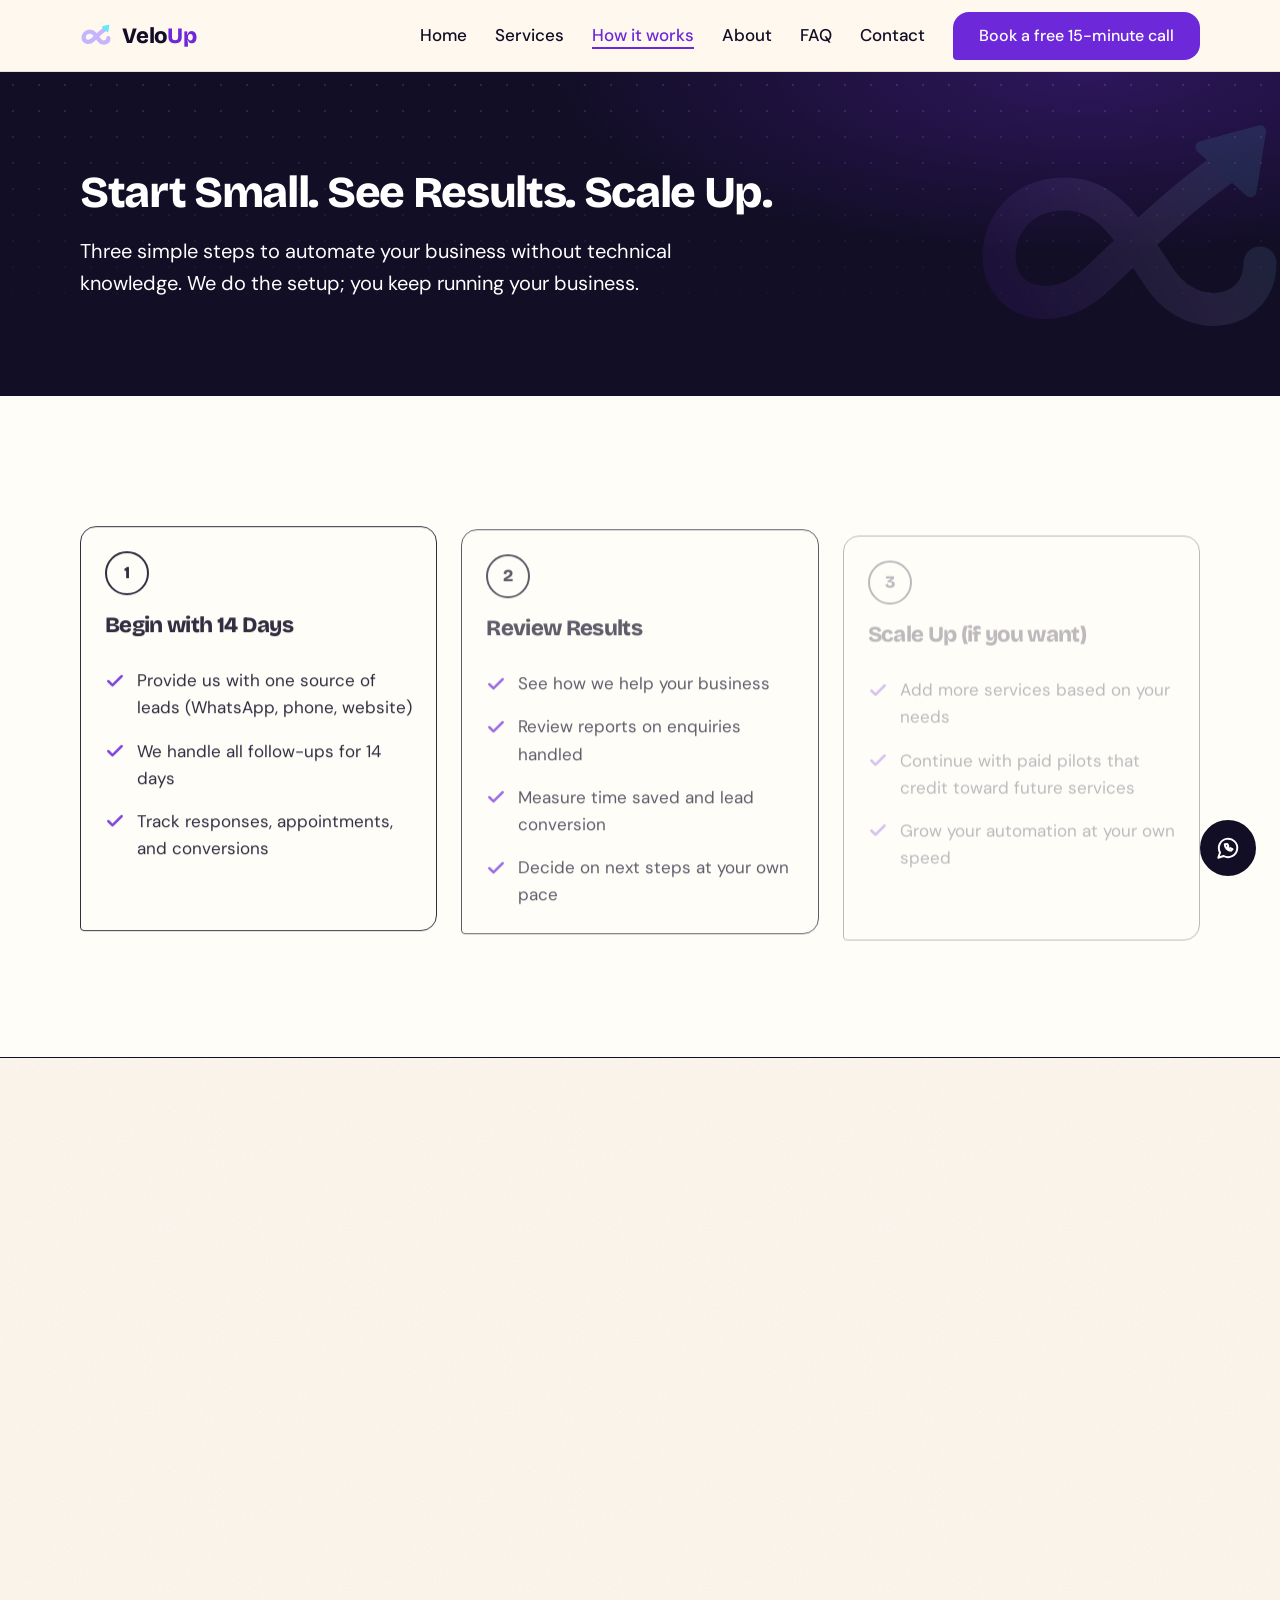
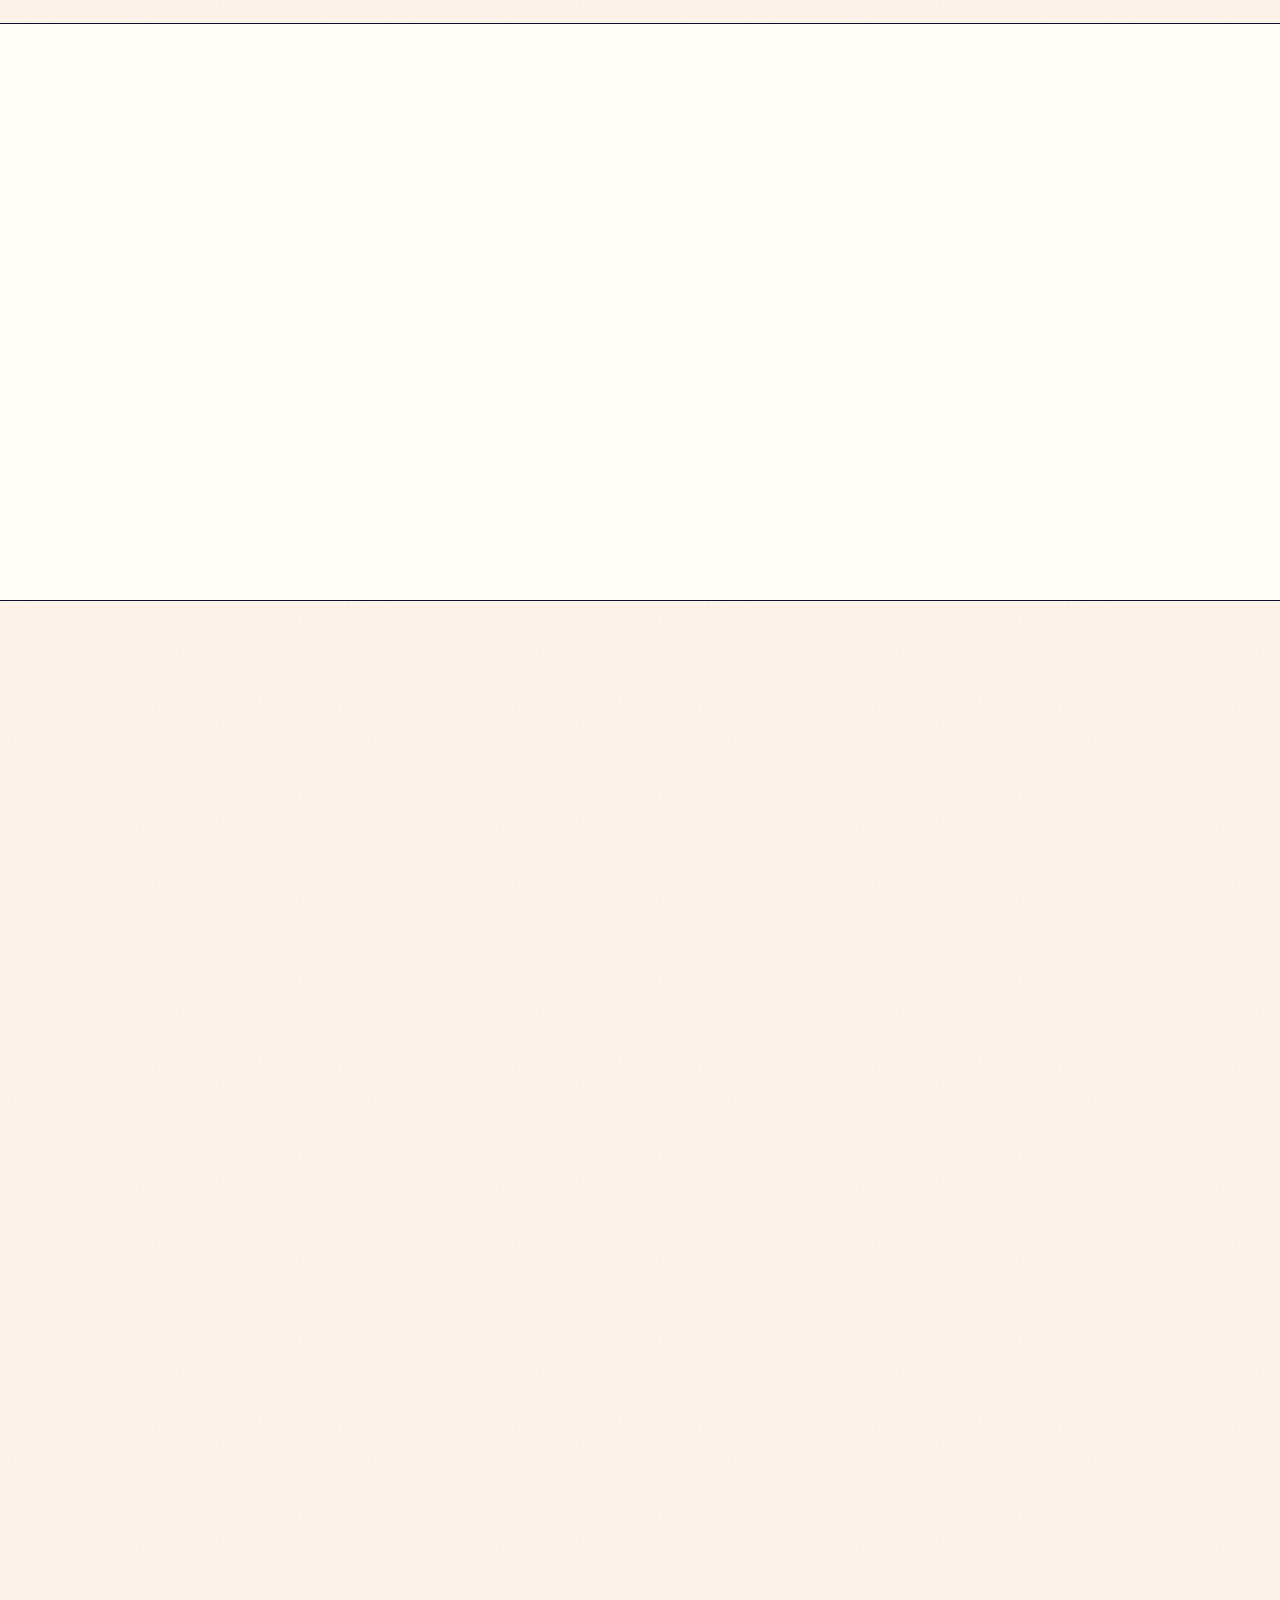
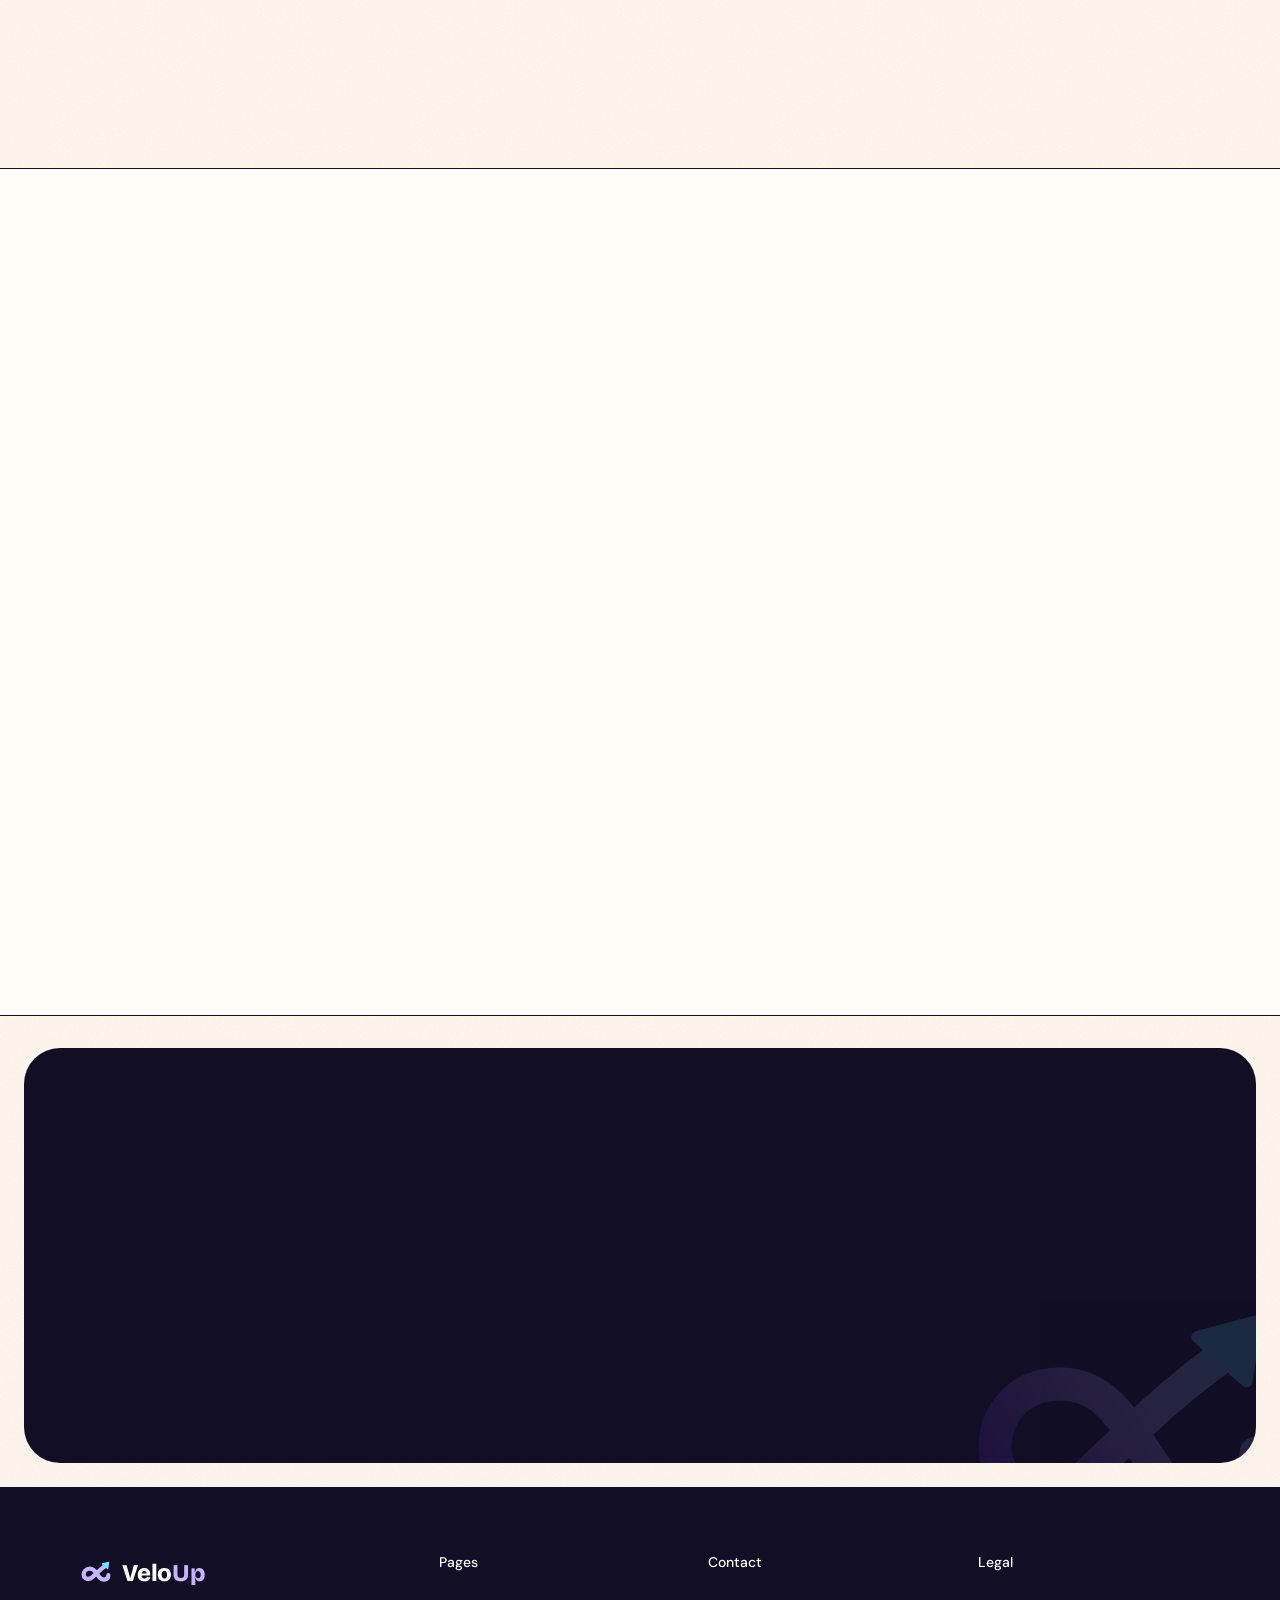
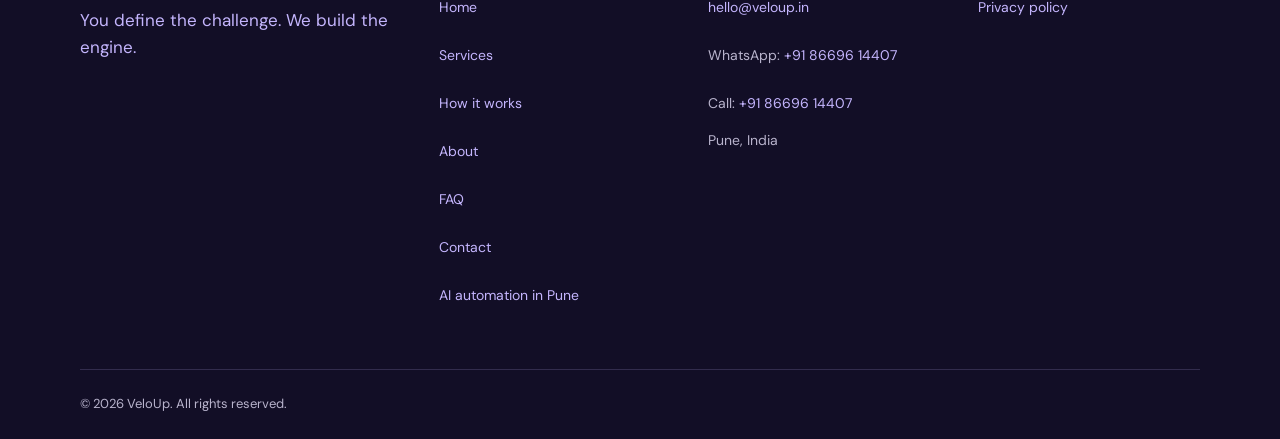
<file: how-it-works.html>
<!DOCTYPE html>
<html lang="en">
<head>
  <meta charset="UTF-8">
  <meta name="viewport" content="width=device-width, initial-scale=1.0">
  <meta http-equiv="Content-Security-Policy" content="default-src 'self'; script-src 'self'; style-src 'self'; img-src 'self' data:; font-src 'self'; connect-src https://script.google.com https://script.googleusercontent.com; form-action 'none'; base-uri 'self'; object-src 'none'">
  <meta name="referrer" content="strict-origin-when-cross-origin">
  <title>How Our AI Automation Works: Start in 14 Days | VeloUp</title>
  <meta name="description" content="Start with 14 days of lead handling. See results before committing. Scale at your own pace with no pressure.">
  <meta property="og:type" content="website">
  <meta property="og:site_name" content="VeloUp">
  <meta property="og:title" content="How Our AI Automation Works: Start in 14 Days | VeloUp">
  <meta property="og:description" content="Start with 14 days of lead handling. See results before committing. Scale at your own pace with no pressure.">
  <meta property="og:image" content="https://veloup.in/assets/og-image.png">
  <meta property="og:url" content="https://veloup.in/how-it-works.html">
  <meta name="twitter:image" content="https://veloup.in/assets/og-image.png">
  <link rel="canonical" href="https://veloup.in/how-it-works.html">
  <meta property="og:image:alt" content="VeloUp: You define the challenge. We build the engine.">
  <meta name="twitter:card" content="summary_large_image">
  <link rel="preload" href="assets/fonts/bricolage-grotesque-latin-800-normal.woff2" as="font" type="font/woff2" crossorigin>
  <link rel="preload" href="assets/fonts/dm-sans-latin-400-normal.woff2" as="font" type="font/woff2" crossorigin>
  <link rel="stylesheet" href="css/tokens.css">
  <link rel="stylesheet" href="css/style.css?v=2">
  <link rel="icon" href="assets/favicon/favicon.svg" type="image/svg+xml">
  <link rel="apple-touch-icon" href="apple-touch-icon.png">
</head>
<body>
  <a href="#main-content" class="skip-link">Skip to main content</a>
  
  <div id="header-container">
    <header class="site-header site-header--fallback">
      <div class="container header-inner">
        <a class="logo" href="./" aria-label="VeloUp home"><svg class="logo-mark" viewBox="0 0 120 80" aria-hidden="true" focusable="false"><path d="M100 50 C100 67 79 71 68 57 C59 45 52 27 35 27 C20 27 13 38 13 48 C13 63 31 69 45 56 C58 44 70 31 90 17" fill="none" stroke="#C4B5FD" stroke-width="15" stroke-linecap="round" stroke-linejoin="round"/><path transform="translate(92 15) rotate(-48)" d="M13 0 L-5 -12 L-5 12 Z" fill="#67E8F9" stroke="#67E8F9" stroke-width="5" stroke-linejoin="round"/></svg><span class="logo-velo">Velo</span><span class="logo-up">Up</span></a>
        <nav class="site-nav site-nav--fallback" aria-label="Main">
          <ul class="nav-list"><li><a href="./">Home</a></li><li><a href="services.html">Services</a></li><li><a href="how-it-works.html" aria-current="page">How it works</a></li><li><a href="about.html">About</a></li><li><a href="faq.html">FAQ</a></li><li><a href="contact.html">Contact</a></li></ul>
        </nav>
        <a class="btn btn-primary header-cta" href="contact.html">Book a free 15-minute call</a>
      </div>
    </header>
  </div>
  
  <main id="main-content">
    <section class="page-hero on-dark">
      <div class="container">
        <h1>Start Small. See Results. Scale Up.</h1>
        <p class="lead">Three simple steps to automate your business without technical knowledge. We do the setup; you keep running your business.</p>
      </div>
    </section>
    <section class="bg-tint">
      <div class="container">
        <ol class="steps-detail">
          <li class="step-card"><span class="step-num" aria-hidden="true">1</span><h2>Begin with 14 Days</h2><ul class="check-list"><li>Provide us with one source of leads (WhatsApp, phone, website)</li><li>We handle all follow-ups for 14 days</li><li>Track responses, appointments, and conversions</li></ul></li>
          <li class="step-card"><span class="step-num" aria-hidden="true">2</span><h2>Review Results</h2><ul class="check-list"><li>See how we help your business</li><li>Review reports on enquiries handled</li><li>Measure time saved and lead conversion</li><li>Decide on next steps at your own pace</li></ul></li>
          <li class="step-card"><span class="step-num" aria-hidden="true">3</span><h2>Scale Up (if you want)</h2><ul class="check-list"><li>Add more services based on your needs</li><li>Continue with paid pilots that credit toward future services</li><li>Grow your automation at your own speed</li></ul></li>
        </ol>
      </div>
    </section>

    <section class="bg-white">
      <div class="container">
        <div class="sec-head">
          <h2>Your first 14 days, step by step</h2>
          <p class="hand">no tech skills needed, honestly &mdash;</p>
        </div>
        <ol class="timeline">
          <li class="tl-item"><span class="tl-when">Day 0</span><h3>Free 15-minute call</h3><p>You tell us where enquiries come from and where they slip through. We suggest the one channel to start with.</p></li>
          <li class="tl-item"><span class="tl-when">Setup</span><h3>We build your assistant</h3><p>We write the replies with you, in your tone and language, connect your WhatsApp number and test everything before it goes live.</p></li>
          <li class="tl-item"><span class="tl-when">14 days live</span><h3>It works, you watch</h3><p>The assistant replies, asks the right questions and books the next step. Every enquiry lands in one simple sheet you can check any time.</p></li>
          <li class="tl-item"><span class="tl-when">Review</span><h3>You decide</h3><p>We go through what happened together: enquiries handled, bookings made, time saved. Continue, change or stop. Your call.</p></li>
        </ol>
      </div>
    </section>

    <section class="bg-tint">
      <div class="container need-grid">
        <div class="need-card">
          <h2>What we need from you</h2>
          <ul class="check-list"><li>Access to your WhatsApp Business number (or we help you set one up)</li><li>The questions customers ask you most, and how you answer them</li><li>Your working hours and free appointment slots</li><li>About 30 minutes of your time during setup</li></ul>
        </div>
        <div class="need-card">
          <h2>What you get</h2>
          <ul class="check-list"><li>An assistant that replies in seconds, day or night</li><li>Bookings and reminders, without phone tag</li><li>Every enquiry in one place, with what the customer needs</li><li>A clear review after 14 days, with no pressure to continue</li></ul>
        </div>
      </div>
    </section>

    <section class="bg-white">
      <div class="container">
        <div class="sec-head">
          <h2>See a real conversation</h2>
          <p class="lead">White bubbles are your customer. Green bubbles are your AI assistant. Pick a business type to see how it handles the whole conversation, from first message to follow-up.</p>
        </div>
        <div class="stage stage--flat" aria-label="Example WhatsApp conversations (illustrations) between a customer and an AI assistant, with a summary of what the assistant did">
          <div class="scene-tabs" role="group" aria-label="Choose a business type"><button class="scene-tab" type="button" aria-pressed="true">Pathology lab</button><button class="scene-tab" type="button" aria-pressed="false">Clinic</button><button class="scene-tab" type="button" aria-pressed="false">Marketing agency</button></div>
          <div class="phone"><div class="phone-screen">
          <div class="phone-top"><span class="phone-av" aria-hidden="true">AI</span><span><b class="phone-name">Your Lab</b><small>AI assistant · replies instantly</small></span></div>
          <div class="demo-chat" data-biz="Your Lab">
          <p class="dm dm-in" data-t="400"><span class="dm-who">Customer</span>Can you do home sample collection for a thyroid test?<time>9:02 pm</time></p>
          <p class="dm dm-out" data-t="1900" data-note="1"><span class="dm-who">AI assistant</span>Yes, we can! The test is best done on an empty stomach in the morning. Would 7 am or 8 am tomorrow suit you?<time>9:02 pm</time></p>
          <p class="dm dm-in" data-t="3300"><span class="dm-who">Customer</span>7 am. Address is Kothrud, near the post office<time>9:04 pm</time></p>
          <p class="dm dm-out" data-t="4700" data-note="2"><span class="dm-who">AI assistant</span>Booked ✓ Our collector will reach you at 7 am. Your report will come on WhatsApp.<time>9:04 pm</time></p>
          <p class="dm dm-sys" data-t="6000">Next day · 6:15 pm</p>
          <p class="dm dm-out" data-t="6900" data-note="3"><span class="dm-who">AI assistant</span>Hello! Your thyroid report is ready 📄 Would you like to book a doctor&#x27;s consultation?<time>6:15 pm</time></p>
          </div>
          <div class="demo-chat" data-biz="Your Clinic" hidden>
          <p class="dm dm-sys" data-t="400">Missed voice call · 8:40 pm</p>
          <p class="dm dm-out" data-t="1900" data-note="1"><span class="dm-who">AI assistant</span>Hello! Sorry we missed your call. Would you like to book an appointment with the doctor?<time>8:40 pm</time></p>
          <p class="dm dm-in" data-t="3300"><span class="dm-who">Customer</span>Yes, tomorrow morning please<time>8:42 pm</time></p>
          <p class="dm dm-out" data-t="4700"><span class="dm-who">AI assistant</span>The doctor is free at 10:30 am or 11:15 am. Which suits you?<time>8:42 pm</time></p>
          <p class="dm dm-in" data-t="5600"><span class="dm-who">Customer</span>10:30<time>8:43 pm</time></p>
          <p class="dm dm-out" data-t="6500" data-note="2"><span class="dm-who">AI assistant</span>Booked ✓ Appointment tomorrow at 10:30 am. I&#x27;ll remind you an hour before.<time>8:43 pm</time></p>
          <p class="dm dm-sys" data-t="7600">Next day · 9:30 am</p>
          <p class="dm dm-out" data-t="8500" data-note="3"><span class="dm-who">AI assistant</span>Reminder: your appointment is at 10:30 am today. Reply 1 to confirm or 2 to reschedule.<time>9:30 am</time></p>
          </div>
          <div class="demo-chat" data-biz="Your Agency" hidden>
          <p class="dm dm-in" data-t="400"><span class="dm-who">Customer</span>Hi, I need help with Instagram ads for my café<time>4:20 pm</time></p>
          <p class="dm dm-out" data-t="1900" data-note="1"><span class="dm-who">AI assistant</span>Happy to help! What&#x27;s your main goal, and roughly what monthly budget do you have in mind?<time>4:20 pm</time></p>
          <p class="dm dm-in" data-t="3300"><span class="dm-who">Customer</span>More weekend footfall. Around ₹20,000 a month<time>4:22 pm</time></p>
          <p class="dm dm-out" data-t="4700" data-note="2"><span class="dm-who">AI assistant</span>Got it. I&#x27;ve noted that for our team. Can we book a 20-minute strategy call on Thursday at 4 pm?<time>4:22 pm</time></p>
          <p class="dm dm-in" data-t="6000"><span class="dm-who">Customer</span>Thursday works<time>4:23 pm</time></p>
          <p class="dm dm-ok" data-t="6900" data-note="3">✓ Strategy call booked · Thu 4:00 pm · lead sent to your team</p>
          </div>
          <span class="dm-typing" aria-hidden="true"><i></i><i></i><i></i></span>
          </div></div>
          <div class="did"><p class="did-title">What the assistant did</p>
          <ol class="did-list">
          <li class="note did-item" data-scene="0" data-n="1"><b>Replied instantly</b><span>Answered the question and shared how to prepare</span></li>
          <li class="note did-item" data-scene="0" data-n="2"><b>Booked the slot</b><span>Home collection at 7 am, with the address noted</span></li>
          <li class="note did-item" data-scene="0" data-n="3"><b>Followed up</b><span>Sent the report and offered the next step</span></li>
          </ol>
          <ol class="did-list">
          <li class="note did-item" data-scene="1" data-n="1" hidden><b>Caught the missed call</b><span>Replied on WhatsApp within seconds</span></li>
          <li class="note did-item" data-scene="1" data-n="2" hidden><b>Booked the appointment</b><span>Offered real free slots and confirmed one</span></li>
          <li class="note did-item" data-scene="1" data-n="3" hidden><b>Sent a reminder</b><span>So the patient actually turns up</span></li>
          </ol>
          <ol class="did-list">
          <li class="note did-item" data-scene="2" data-n="1" hidden><b>Asked the right questions</b><span>Goal and budget, before your team spends time</span></li>
          <li class="note did-item" data-scene="2" data-n="2" hidden><b>Qualified the lead</b><span>Café · Instagram ads · ₹20k/month</span></li>
          <li class="note did-item" data-scene="2" data-n="3" hidden><b>Booked a call</b><span>And handed the details to your team</span></li>
          </ol>
          </div>
        </div>
        <p class="stage-note">These are illustrations, not real customer conversations.</p>
      </div>
    </section>

    <section class="bg-tint">
      <div class="container">
        <h2>Common worries</h2>
        <div class="info-grid">
          <div class="info-card spot"><h3>Worried About Risk?</h3><p>We understand AI feels risky. That's why we start with just 14 days of lead handling. You see the results before committing more. No pressure, no obligations.</p></div>
          <div class="info-card spot"><h3>Worried About Cost?</h3><p>We don't show prices. A custom quote follows your free call. We offer small paid pilots that are credited if you continue with us.</p></div>
          <div class="info-card spot"><h3>Worried About Staff Replacement?</h3><p>We don't replace staff. We handle repeat follow-ups so your team can focus on site visits and customers.</p></div>
          <div class="info-card spot"><h3>Worried About Data Safety?</h3><p>Your customer details stay with your business. We don't store or use your data for other purposes.</p></div>
          <div class="info-card spot"><h3>What if a customer needs a person?</h3><p>The assistant hands the conversation to your team when a question needs a human, and tells the customer someone will reply.</p></div>
          <div class="info-card spot"><h3>Will it sound like a robot?</h3><p>No. We write the replies with you, in your words and tone, and you approve them before anything goes live.</p></div>
        </div>
      </div>
    </section>
    <section class="cta-band on-dark">
      <div class="container">
        <h2>Book a free 15-minute call</h2>
        <p>Custom quotes after your free call.</p>
        <div class="cta-actions">
          <a class="btn btn-primary btn-lg" href="contact.html" data-book>Book a free 15-minute call</a>
          <a class="btn btn-secondary btn-lg" href="contact.html" data-whatsapp>Chat on WhatsApp</a>
        </div>
      </div>
    </section>
  </main>
  
  <div id="footer-container">
    <footer class="site-footer">
      <div class="container">
        <div class="footer-grid">
          <div class="footer-brand">
            <a class="logo" href="./" aria-label="VeloUp home"><svg class="logo-mark" viewBox="0 0 120 80" aria-hidden="true" focusable="false"><path d="M100 50 C100 67 79 71 68 57 C59 45 52 27 35 27 C20 27 13 38 13 48 C13 63 31 69 45 56 C58 44 70 31 90 17" fill="none" stroke="#C4B5FD" stroke-width="15" stroke-linecap="round" stroke-linejoin="round"/><path transform="translate(92 15) rotate(-48)" d="M13 0 L-5 -12 L-5 12 Z" fill="#67E8F9" stroke="#67E8F9" stroke-width="5" stroke-linejoin="round"/></svg><span class="logo-velo">Velo</span><span class="logo-up">Up</span></a>
            <p class="footer-tagline">You define the challenge. We build the engine.</p>
          </div>
          <div><p class="footer-heading">Pages</p><ul class="footer-list"><li><a href="./">Home</a></li><li><a href="services.html">Services</a></li><li><a href="how-it-works.html">How it works</a></li><li><a href="about.html">About</a></li><li><a href="faq.html">FAQ</a></li><li><a href="contact.html">Contact</a></li><li><a href="ai-automation-pune.html">AI automation in Pune</a></li></ul></div>
          <div><p class="footer-heading">Contact</p><ul class="footer-list"><li>hello@veloup.in</li><li>WhatsApp: +91 86696 14407</li><li>Call: <a href="tel:+918669614407">+91 86696 14407</a></li><li>Pune, India</li></ul></div>
          <div><p class="footer-heading">Legal</p><ul class="footer-list"><li><a href="privacy.html">Privacy policy</a></li></ul></div>
        </div>
        <div class="footer-bottom"><p>&copy; 2026 VeloUp. All rights reserved.</p></div>
      </div>
    </footer>
  </div>
  
  <script src="js/config.js?v=3"></script>
  <script src="js/layout.js?v=3"></script>
  <script src="js/motion.js"></script>
  <script src="js/demo.js"></script>
</body>
</html>
</file>
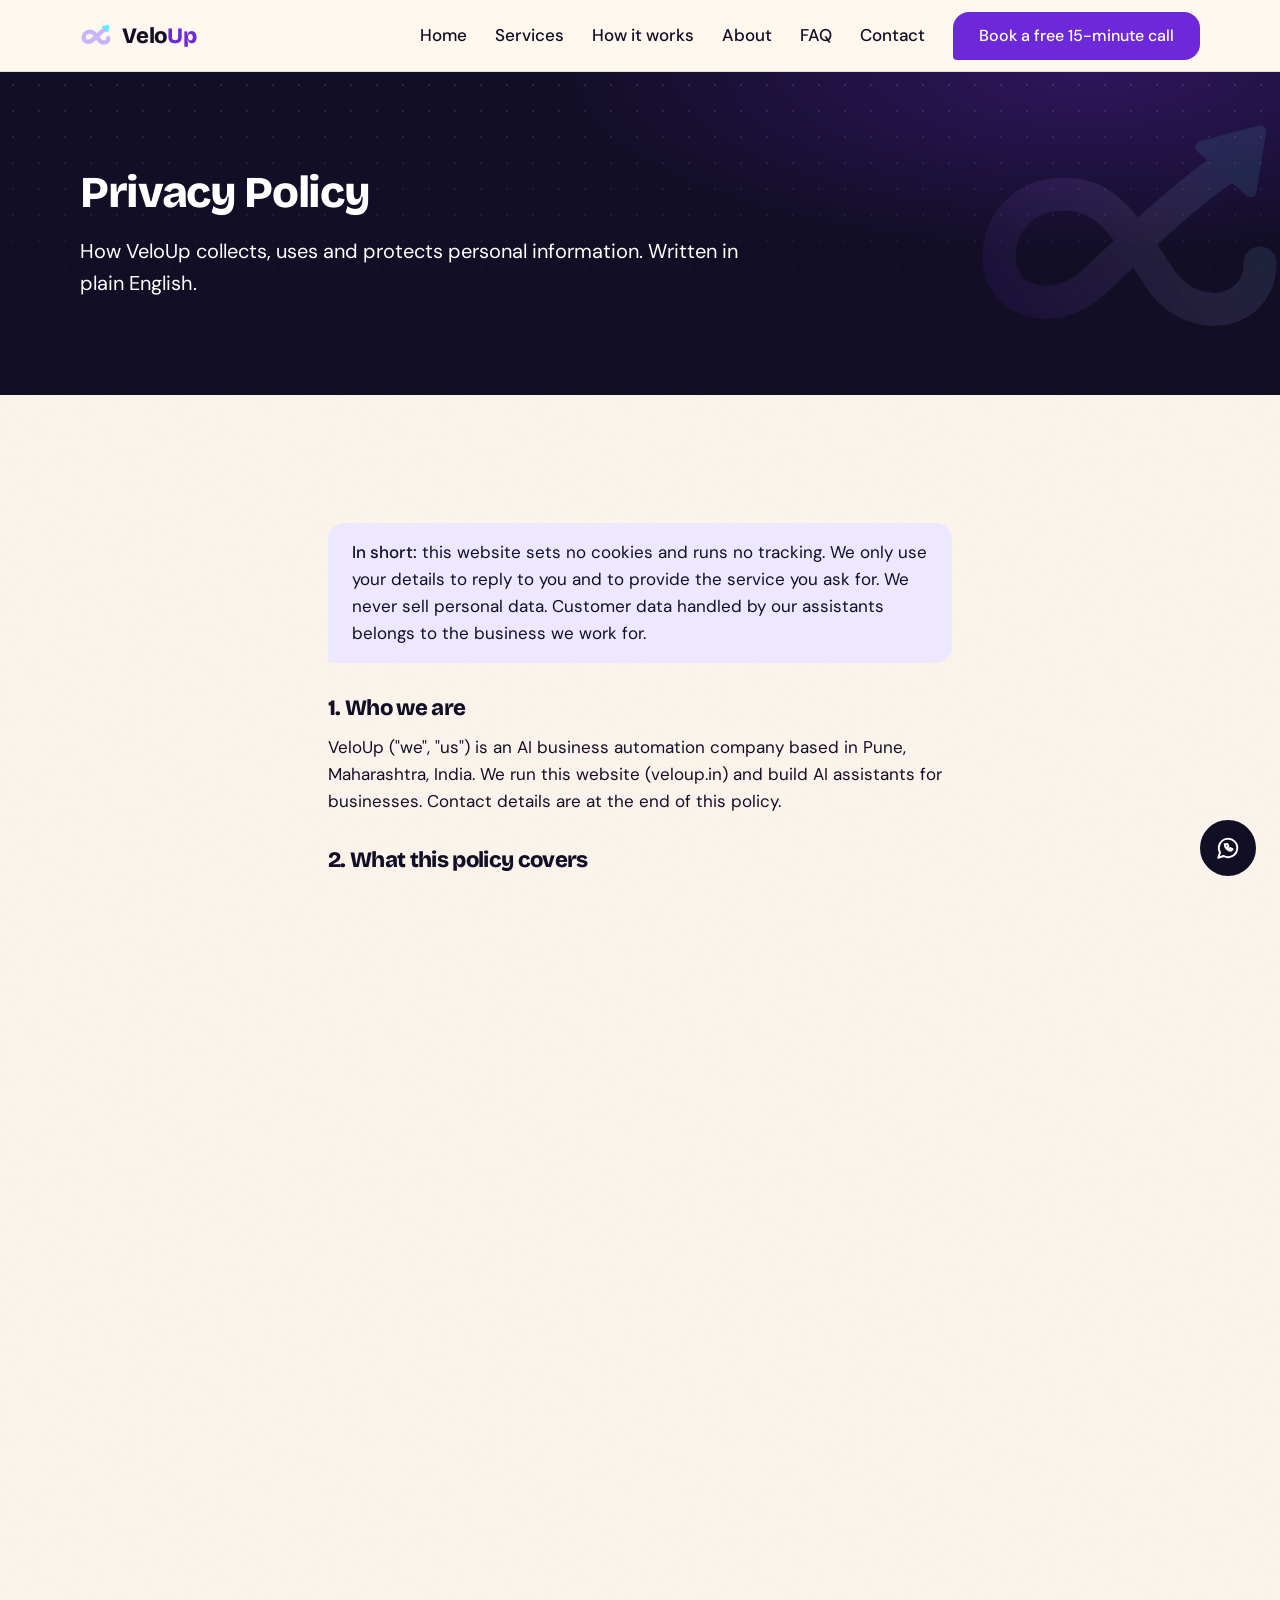
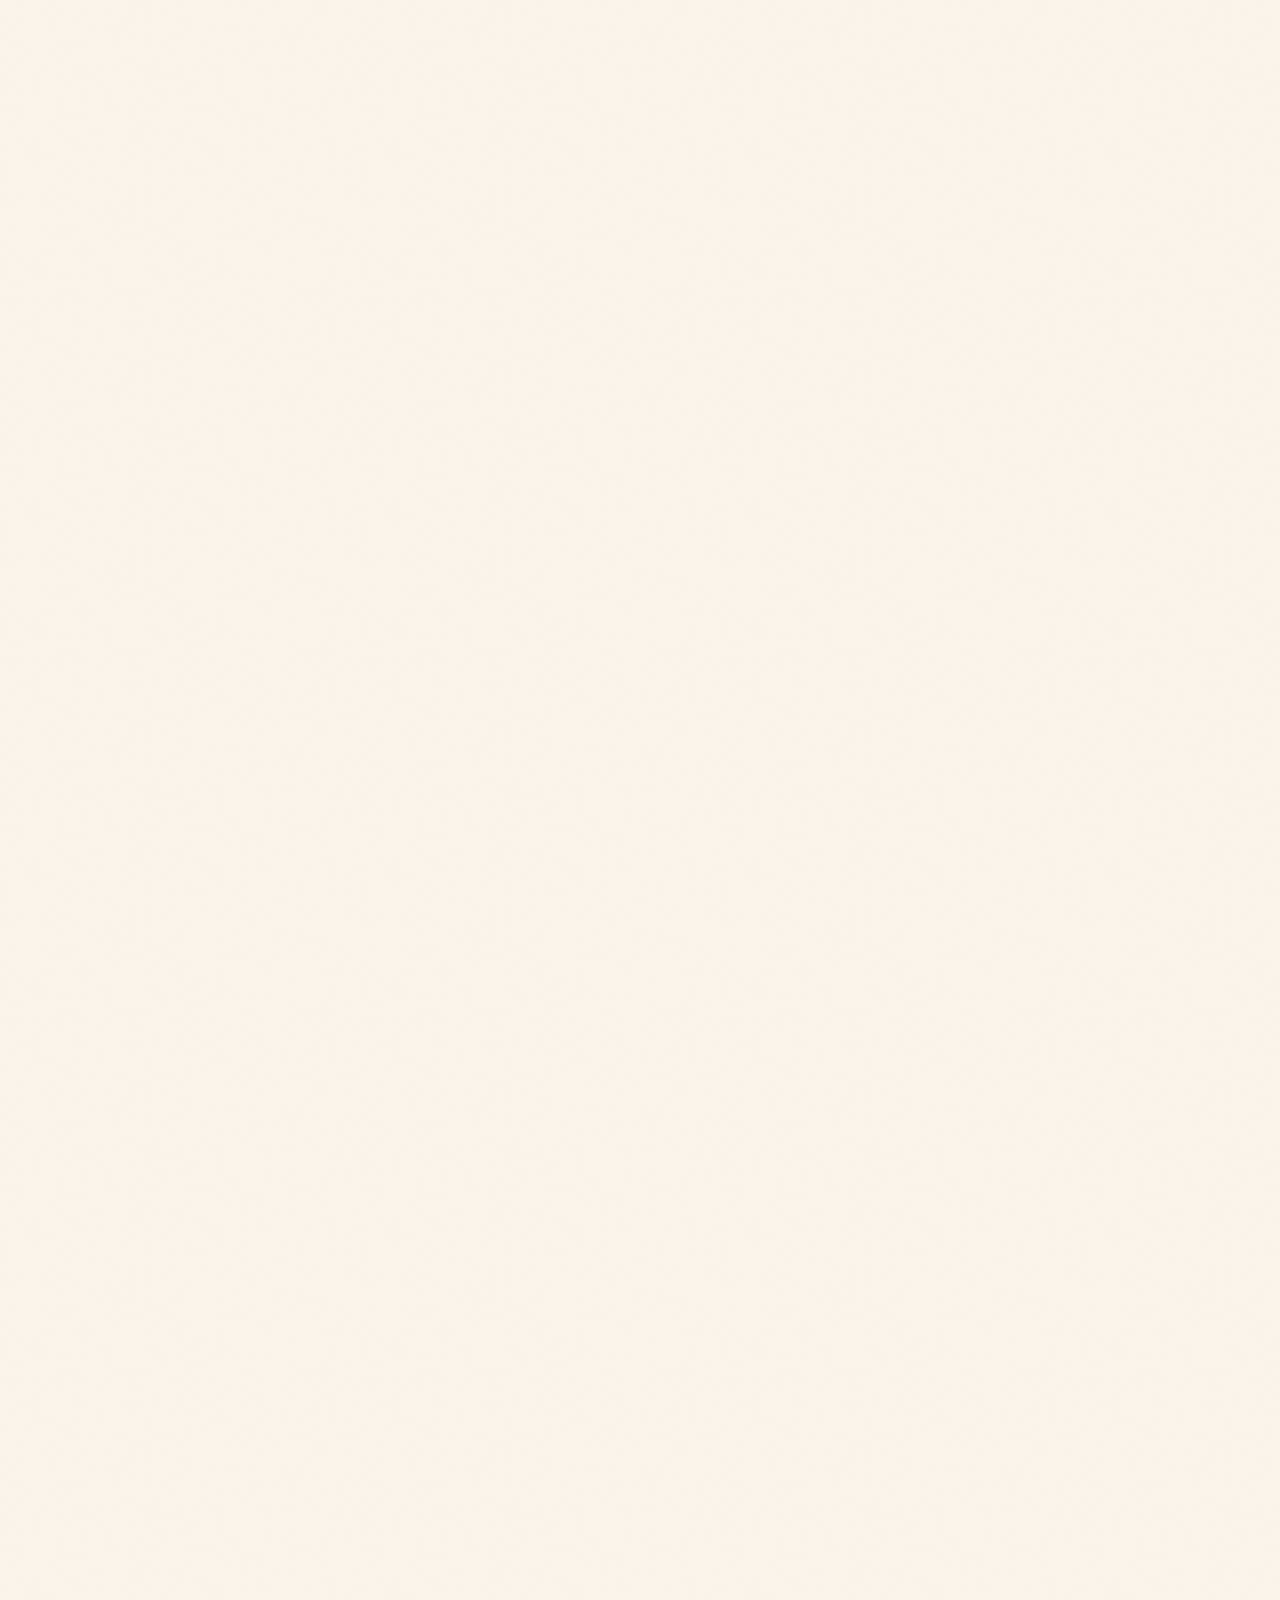
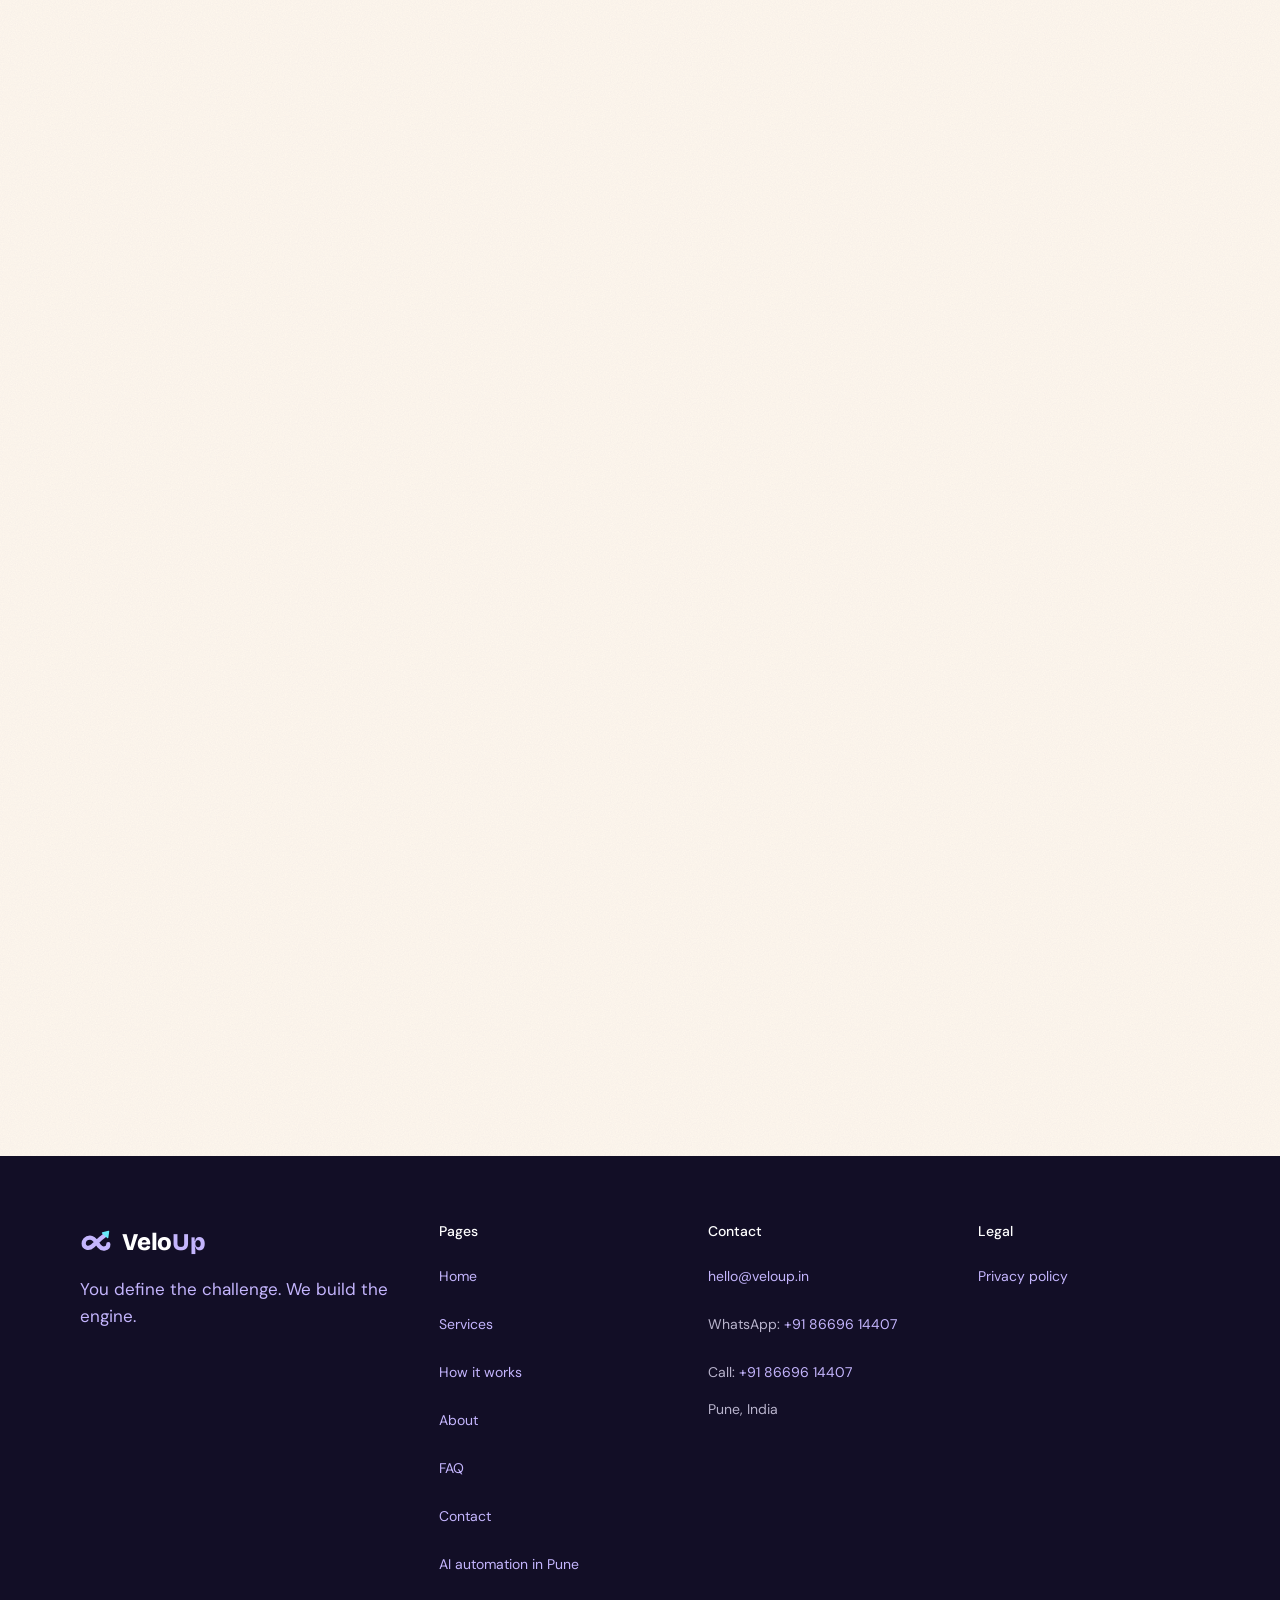
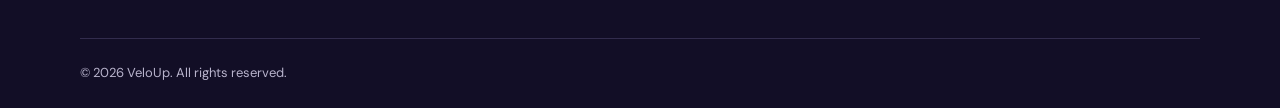
<file: privacy.html>
<!DOCTYPE html>
<html lang="en">
<head>
  <meta charset="UTF-8">
  <meta name="viewport" content="width=device-width, initial-scale=1.0">
  <meta http-equiv="Content-Security-Policy" content="default-src 'self'; script-src 'self'; style-src 'self'; img-src 'self' data:; font-src 'self'; connect-src https://script.google.com https://script.googleusercontent.com; form-action 'none'; base-uri 'self'; object-src 'none'">
  <meta name="referrer" content="strict-origin-when-cross-origin">
  <title>Privacy Policy | VeloUp</title>
  <meta name="description" content="How VeloUp protects your privacy and handles your personal information.">
  <meta property="og:type" content="website">
  <meta property="og:site_name" content="VeloUp">
  <meta property="og:title" content="Privacy Policy | VeloUp">
  <meta property="og:description" content="How VeloUp protects your privacy and handles your personal information.">
  <meta property="og:image" content="https://veloup.in/assets/og-image.png">
  <meta property="og:url" content="https://veloup.in/privacy.html">
  <meta name="twitter:image" content="https://veloup.in/assets/og-image.png">
  <link rel="canonical" href="https://veloup.in/privacy.html">
  <meta property="og:image:alt" content="VeloUp: You define the challenge. We build the engine.">
  <meta name="twitter:card" content="summary_large_image">
  <link rel="preload" href="assets/fonts/bricolage-grotesque-latin-800-normal.woff2" as="font" type="font/woff2" crossorigin>
  <link rel="preload" href="assets/fonts/dm-sans-latin-400-normal.woff2" as="font" type="font/woff2" crossorigin>
  <link rel="stylesheet" href="css/tokens.css">
  <link rel="stylesheet" href="css/style.css?v=2">
  <link rel="icon" href="assets/favicon/favicon.svg" type="image/svg+xml">
  <link rel="apple-touch-icon" href="apple-touch-icon.png">
</head>
<body>
  <a href="#main-content" class="skip-link">Skip to main content</a>
  
  <div id="header-container">
    <header class="site-header site-header--fallback">
      <div class="container header-inner">
        <a class="logo" href="./" aria-label="VeloUp home"><svg class="logo-mark" viewBox="0 0 120 80" aria-hidden="true" focusable="false"><path d="M100 50 C100 67 79 71 68 57 C59 45 52 27 35 27 C20 27 13 38 13 48 C13 63 31 69 45 56 C58 44 70 31 90 17" fill="none" stroke="#C4B5FD" stroke-width="15" stroke-linecap="round" stroke-linejoin="round"/><path transform="translate(92 15) rotate(-48)" d="M13 0 L-5 -12 L-5 12 Z" fill="#67E8F9" stroke="#67E8F9" stroke-width="5" stroke-linejoin="round"/></svg><span class="logo-velo">Velo</span><span class="logo-up">Up</span></a>
        <nav class="site-nav site-nav--fallback" aria-label="Main">
          <ul class="nav-list"><li><a href="./">Home</a></li><li><a href="services.html">Services</a></li><li><a href="how-it-works.html">How it works</a></li><li><a href="about.html">About</a></li><li><a href="faq.html">FAQ</a></li><li><a href="contact.html">Contact</a></li></ul>
        </nav>
        <a class="btn btn-primary header-cta" href="contact.html">Book a free 15-minute call</a>
      </div>
    </header>
  </div>
  
  <main id="main-content">
    <section class="page-hero on-dark"><div class="container"><h1>Privacy Policy</h1><p class="lead">How VeloUp collects, uses and protects personal information. Written in plain English.</p></div></section>
    <section class="bg-white"><div class="container legal">
      <p class="legal-summary"><strong>In short:</strong> this website sets no cookies and runs no tracking. We only use your details to reply to you and to provide the service you ask for. We never sell personal data. Customer data handled by our assistants belongs to the business we work for.</p>

      <h2>1. Who we are</h2>
      <p>VeloUp ("we", "us") is an AI business automation company based in Pune, Maharashtra, India. We run this website (veloup.in) and build AI assistants for businesses. Contact details are at the end of this policy.</p>

      <h2>2. What this policy covers</h2>
      <ul><li>Visitors to veloup.in</li><li>People who contact us by form, WhatsApp, phone or email</li><li>Businesses that use our services, and their customers whose messages our assistants handle</li></ul>

      <h2>3. Information we collect</h2>
      <h3>When you contact us</h3>
      <ul><li>Your name, phone number, email address and the message you send us</li><li>Messages and call details if you contact us on WhatsApp or by phone</li></ul>
      <h3>When you visit this website</h3>
      <ul><li>This website does not set cookies and does not use analytics, advertising or tracking tools.</li><li>Our hosting provider (GitHub Pages) automatically processes technical data such as your IP address to deliver the site and keep it secure. We do not use this data to identify you.</li><li>The missed-enquiry calculator runs entirely in your browser. Nothing you enter is sent to us.</li></ul>
      <h3>When we provide services to a business</h3>
      <ul><li>Our assistants process messages, names, phone numbers and booking details of that business's customers, only to reply, book and follow up on the business's behalf.</li><li>For this data, the business is in charge of how it is used (the "data fiduciary" under Indian law), and we process it only on their instructions.</li></ul>

      <h2>4. How we use information</h2>
      <ul><li>To reply to your enquiry and arrange the free call</li><li>To set up and run the services a business has asked for</li><li>To send service messages, such as booking confirmations and reminders</li><li>To keep our website and services secure and working properly</li><li>To meet legal obligations</li></ul>
      <p>We do not use personal data for advertising, and we never sell it.</p>

      <h2>5. Consent</h2>
      <p>We process your personal data with your consent, for example when you send us a message or a business asks us to handle its enquiries, or where the law otherwise allows it. You can withdraw consent at any time by contacting us. Withdrawing consent does not affect anything done before.</p>

      <h2>6. Who we share information with</h2>
      <p>We share personal data only with trusted service providers who help us run VeloUp, and only as much as they need:</p>
      <ul><li><strong>Google</strong>: messages from our contact form are stored in Google Sheets</li><li><strong>Zoho</strong>: our business email; each contact-form message is also sent to our Zoho Mail inbox, which is hosted in the EU</li><li><strong>Calendly</strong>: when you book a call with us, your booking details are handled by Calendly</li><li><strong>Meta (WhatsApp)</strong>: when we, or our assistants, send and receive WhatsApp messages</li><li><strong>AI service providers</strong>: the text of a message may be processed by an AI model to write a reply. We choose providers that do not use this data to train their models.</li><li><strong>GitHub</strong>: hosts this website</li><li><strong>Government or legal authorities</strong>, only when the law requires it</li></ul>
      <p>Some of these providers may store data outside India. Where they do, we rely on their security and privacy commitments and on the protections allowed under Indian law.</p>

      <h2>7. How long we keep it</h2>
      <ul><li>Enquiries from people who don't become clients: deleted within 12 months</li><li>Client business data: kept for as long as we provide the service, then deleted or returned within 30 days of the contract ending, unless the law requires us to keep it longer</li></ul>

      <h2>8. How we protect it</h2>
      <ul><li>Access is limited to the people who need it to do their work</li><li>We use secure, reputable providers and turn on two-step sign-in for our accounts</li><li>This website is served over a secure connection (HTTPS)</li></ul>
      <p>No system is perfectly secure. If a data breach affects you, we will inform you and the relevant authorities as required by law.</p>

      <h2>9. Your rights</h2>
      <p>Under India's Digital Personal Data Protection Act, 2023, you can:</p>
      <ul><li>Ask what personal data we hold about you and how we use it</li><li>Ask us to correct, complete or update it</li><li>Ask us to delete it</li><li>Withdraw your consent</li><li>Nominate someone to exercise these rights on your behalf</li><li>Raise a complaint with us, and then with the Data Protection Board of India if you're not satisfied</li></ul>
      <p>If you are a customer of a business that uses VeloUp, please contact that business first. We'll help them respond.</p>

      <h2>10. Children</h2>
      <p>Our website and services are meant for businesses and adults. We do not knowingly collect personal data from children under 18.</p>

      <h2>11. Grievance officer</h2>
      <p>For any privacy question or complaint, contact our grievance officer. We aim to respond within 7 days.</p>
      <ul class="contact-list"><li>Name: Akshansh P. Wasnik, Co-founder</li><li>Email: <span data-email>hello@veloup.in</span></li><li>WhatsApp: <span data-number>+91 86696 14407</span></li><li>Address: VeloUp, Pune, Maharashtra, India</li></ul>

      <h2>12. Changes to this policy</h2>
      <p>We may update this policy as our services or the law change. We'll update the date below, and tell clients directly about significant changes.</p>

      <h2>Last updated</h2>
      <p>12 November 2026</p>
    </div></section>
  </main>
  
  <div id="footer-container">
    <footer class="site-footer">
      <div class="container">
        <div class="footer-grid">
          <div class="footer-brand">
            <a class="logo" href="./" aria-label="VeloUp home"><svg class="logo-mark" viewBox="0 0 120 80" aria-hidden="true" focusable="false"><path d="M100 50 C100 67 79 71 68 57 C59 45 52 27 35 27 C20 27 13 38 13 48 C13 63 31 69 45 56 C58 44 70 31 90 17" fill="none" stroke="#C4B5FD" stroke-width="15" stroke-linecap="round" stroke-linejoin="round"/><path transform="translate(92 15) rotate(-48)" d="M13 0 L-5 -12 L-5 12 Z" fill="#67E8F9" stroke="#67E8F9" stroke-width="5" stroke-linejoin="round"/></svg><span class="logo-velo">Velo</span><span class="logo-up">Up</span></a>
            <p class="footer-tagline">You define the challenge. We build the engine.</p>
          </div>
          <div><p class="footer-heading">Pages</p><ul class="footer-list"><li><a href="./">Home</a></li><li><a href="services.html">Services</a></li><li><a href="how-it-works.html">How it works</a></li><li><a href="about.html">About</a></li><li><a href="faq.html">FAQ</a></li><li><a href="contact.html">Contact</a></li><li><a href="ai-automation-pune.html">AI automation in Pune</a></li></ul></div>
          <div><p class="footer-heading">Contact</p><ul class="footer-list"><li>hello@veloup.in</li><li>WhatsApp: +91 86696 14407</li><li>Call: <a href="tel:+918669614407">+91 86696 14407</a></li><li>Pune, India</li></ul></div>
          <div><p class="footer-heading">Legal</p><ul class="footer-list"><li><a href="privacy.html">Privacy policy</a></li></ul></div>
        </div>
        <div class="footer-bottom"><p>&copy; 2026 VeloUp. All rights reserved.</p></div>
      </div>
    </footer>
  </div>
  
  <script src="js/config.js?v=3"></script>
  <script src="js/layout.js?v=3"></script>
  <script src="js/form.js"></script>
  <script src="js/motion.js"></script>
</body>
</html>
</file>
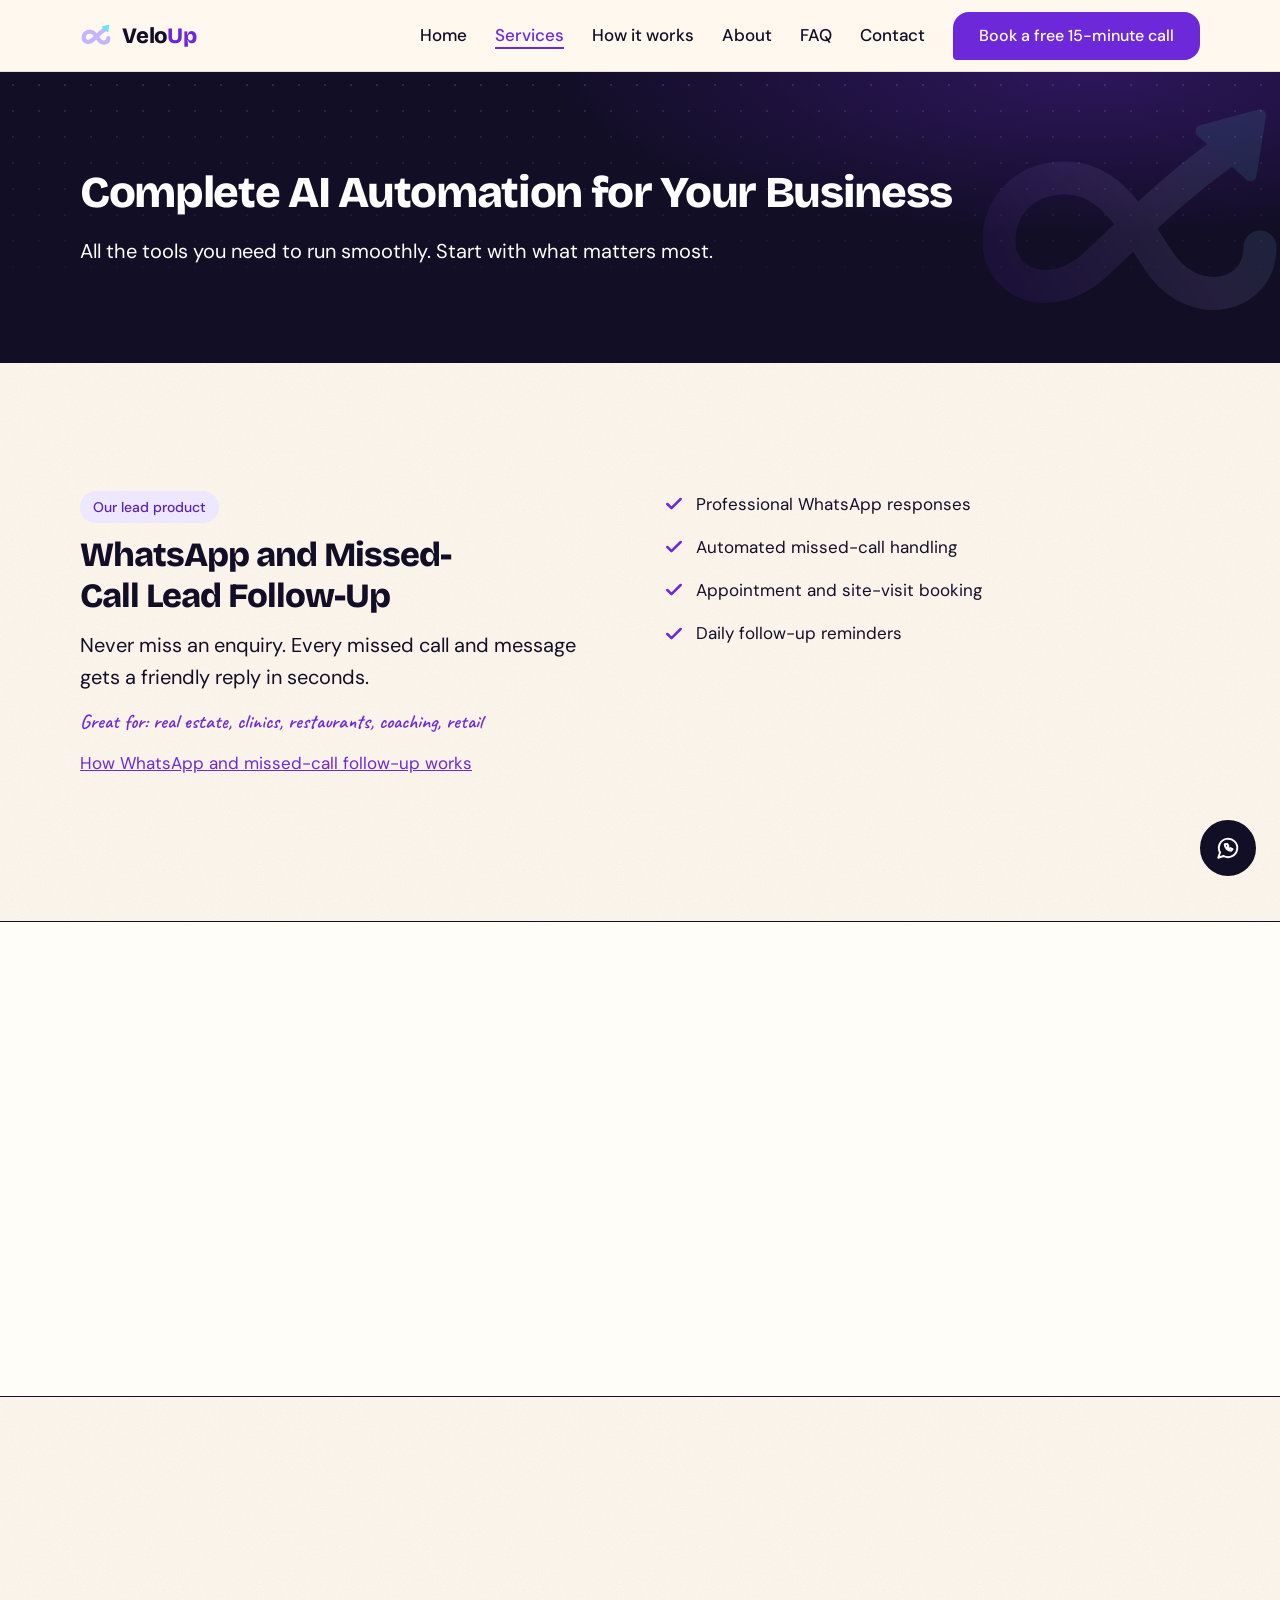
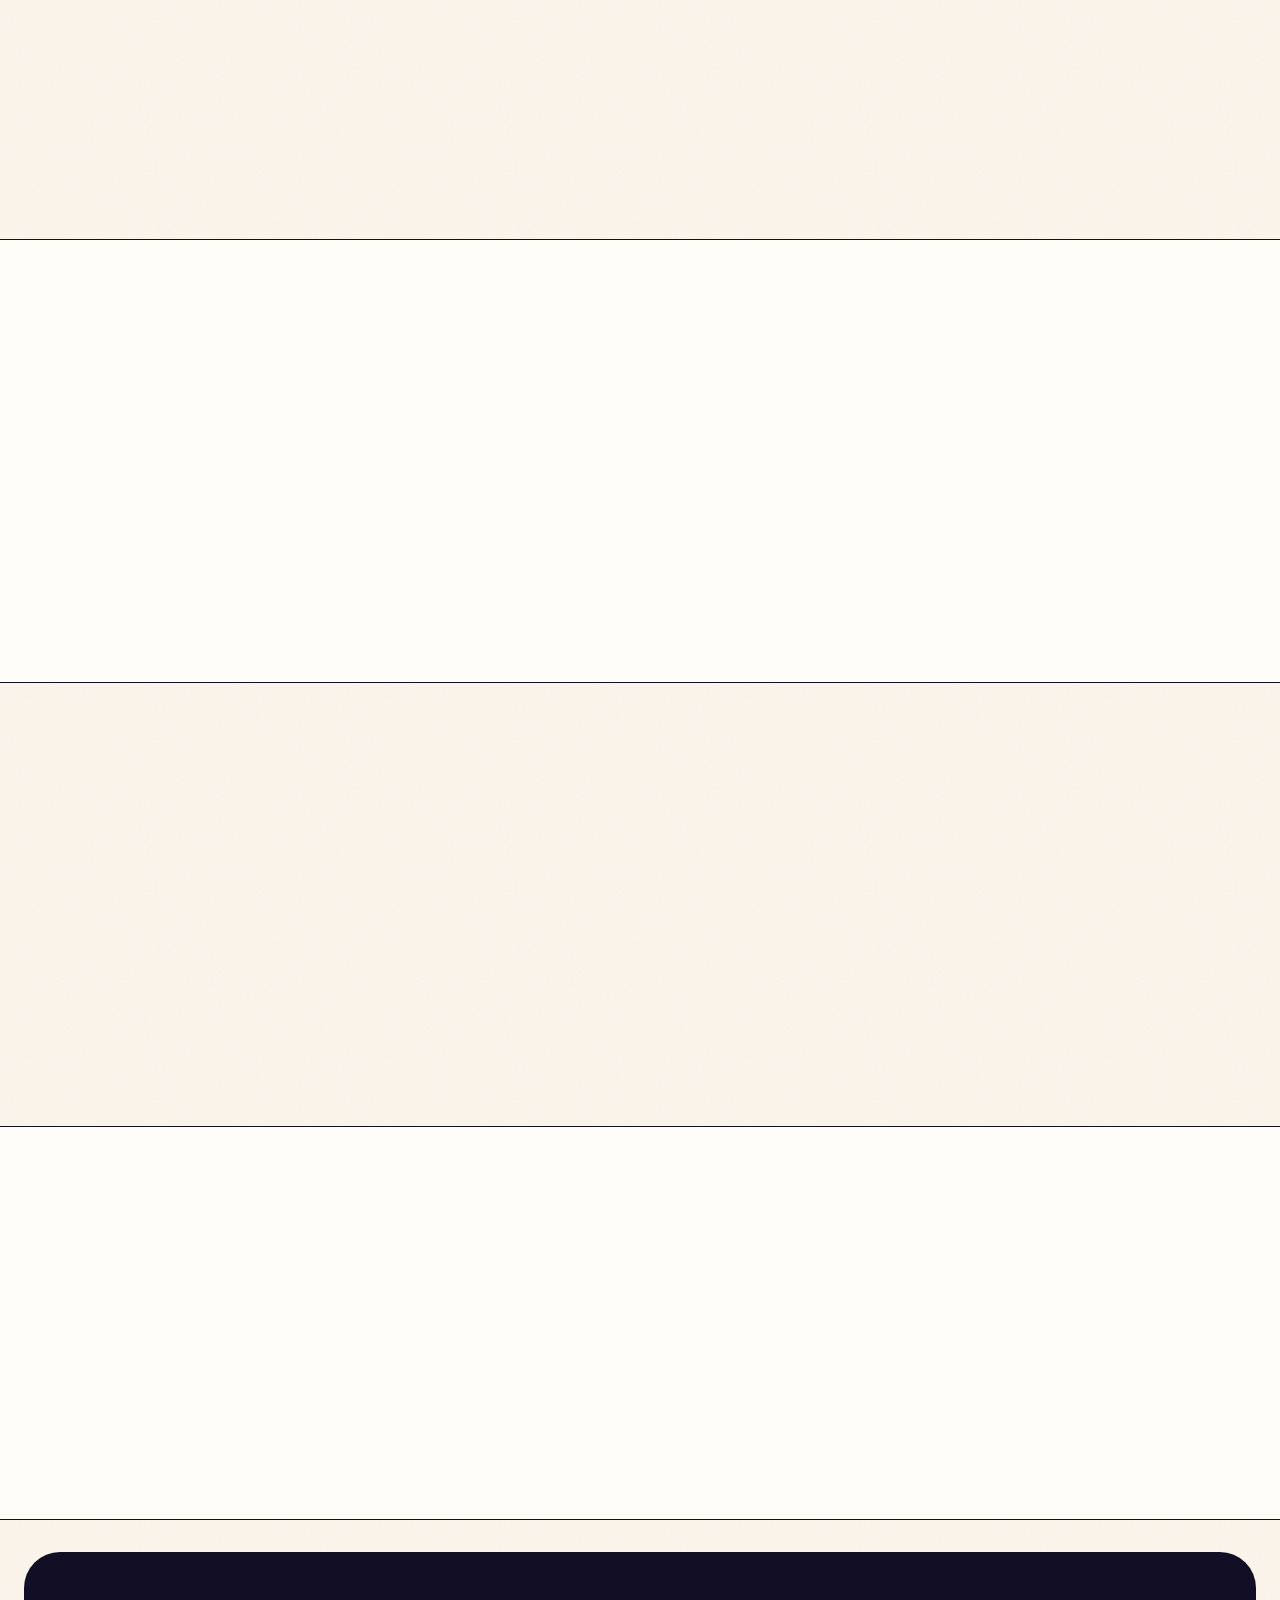
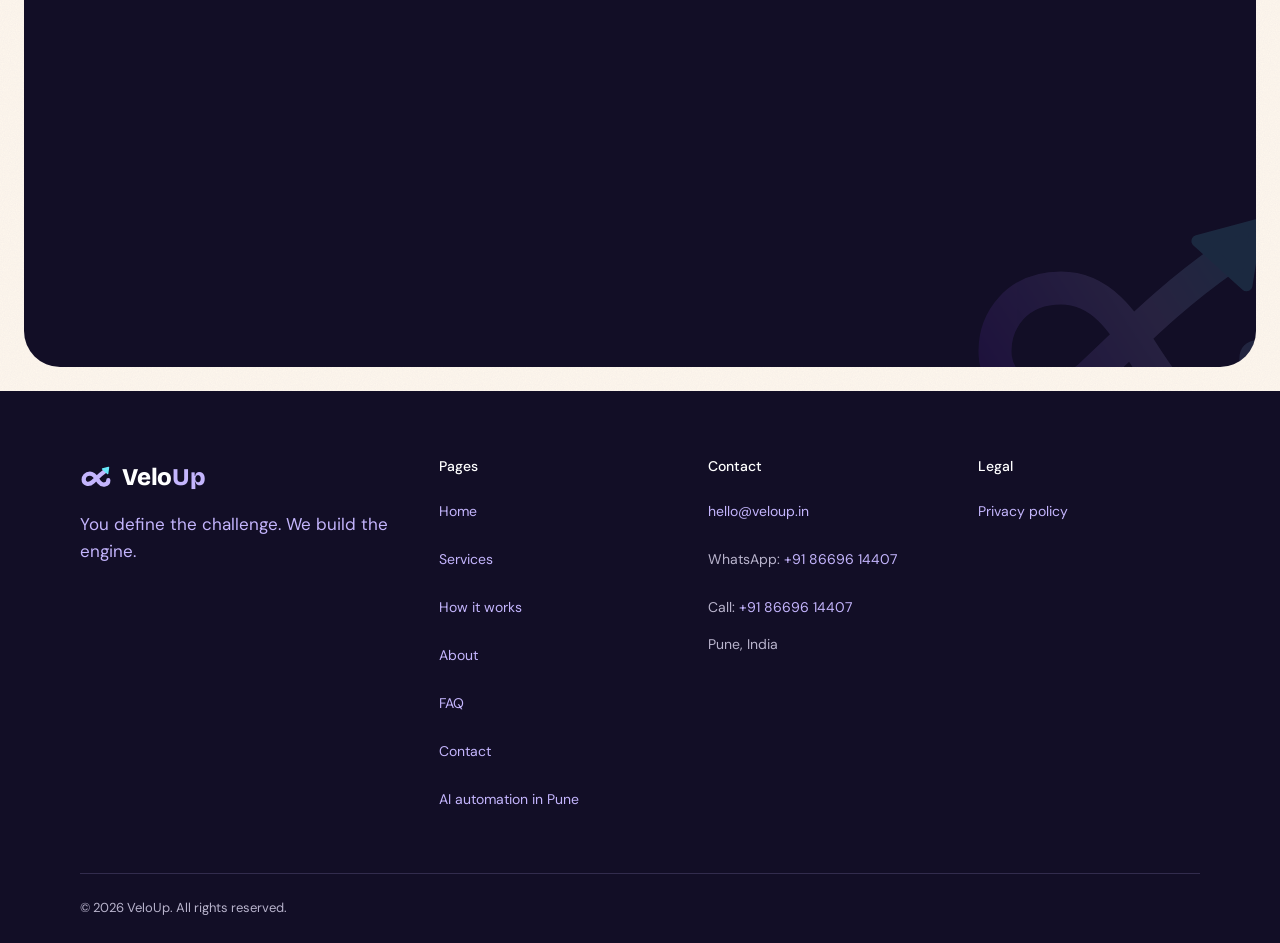
<file: services.html>
<!DOCTYPE html>
<html lang="en">
<head>
  <meta charset="UTF-8">
  <meta name="viewport" content="width=device-width, initial-scale=1.0">
  <meta http-equiv="Content-Security-Policy" content="default-src 'self'; script-src 'self'; style-src 'self'; img-src 'self' data:; font-src 'self'; connect-src https://script.google.com https://script.googleusercontent.com; form-action 'none'; base-uri 'self'; object-src 'none'">
  <meta name="referrer" content="strict-origin-when-cross-origin">
  <title>AI Automation: WhatsApp, Voice Agent &amp; Chatbot | VeloUp</title>
  <meta name="description" content="AI automation services including WhatsApp/missed-call handling, AI voice agent, support chatbot, and back-office automation for small businesses.">
  <meta property="og:type" content="website">
  <meta property="og:site_name" content="VeloUp">
  <meta property="og:title" content="AI Automation: WhatsApp, Voice Agent &amp; Chatbot | VeloUp">
  <meta property="og:description" content="AI automation services including WhatsApp/missed-call handling, AI voice agent, support chatbot, and back-office automation for small businesses.">
  <meta property="og:image" content="https://veloup.in/assets/og-image.png">
  <meta property="og:url" content="https://veloup.in/services.html">
  <meta name="twitter:image" content="https://veloup.in/assets/og-image.png">
  <link rel="canonical" href="https://veloup.in/services.html">
  <meta property="og:image:alt" content="VeloUp: You define the challenge. We build the engine.">
  <meta name="twitter:card" content="summary_large_image">
  <link rel="preload" href="assets/fonts/bricolage-grotesque-latin-800-normal.woff2" as="font" type="font/woff2" crossorigin>
  <link rel="preload" href="assets/fonts/dm-sans-latin-400-normal.woff2" as="font" type="font/woff2" crossorigin>
  <link rel="stylesheet" href="css/tokens.css">
  <link rel="stylesheet" href="css/style.css?v=2">
  <link rel="icon" href="assets/favicon/favicon.svg" type="image/svg+xml">
  <link rel="apple-touch-icon" href="apple-touch-icon.png">
</head>
<body>
  <a href="#main-content" class="skip-link">Skip to main content</a>
  
  <div id="header-container">
    <header class="site-header site-header--fallback">
      <div class="container header-inner">
        <a class="logo" href="./" aria-label="VeloUp home"><svg class="logo-mark" viewBox="0 0 120 80" aria-hidden="true" focusable="false"><path d="M100 50 C100 67 79 71 68 57 C59 45 52 27 35 27 C20 27 13 38 13 48 C13 63 31 69 45 56 C58 44 70 31 90 17" fill="none" stroke="#C4B5FD" stroke-width="15" stroke-linecap="round" stroke-linejoin="round"/><path transform="translate(92 15) rotate(-48)" d="M13 0 L-5 -12 L-5 12 Z" fill="#67E8F9" stroke="#67E8F9" stroke-width="5" stroke-linejoin="round"/></svg><span class="logo-velo">Velo</span><span class="logo-up">Up</span></a>
        <nav class="site-nav site-nav--fallback" aria-label="Main">
          <ul class="nav-list"><li><a href="./">Home</a></li><li><a href="services.html" aria-current="page">Services</a></li><li><a href="how-it-works.html">How it works</a></li><li><a href="about.html">About</a></li><li><a href="faq.html">FAQ</a></li><li><a href="contact.html">Contact</a></li></ul>
        </nav>
        <a class="btn btn-primary header-cta" href="contact.html">Book a free 15-minute call</a>
      </div>
    </header>
  </div>
  
  <main id="main-content">
    <section class="page-hero on-dark">
      <div class="container">
        <h1>Complete AI Automation for Your Business</h1>
        <p class="lead">All the tools you need to run smoothly. Start with what matters most.</p>
      </div>
    </section>
    <section class="bg-white">
      <div class="container service-detail">
        <div><span class="badge">Our lead product</span><h2>WhatsApp and Missed-Call Lead Follow-Up</h2><p class="lead">Never miss an enquiry. Every missed call and message gets a friendly reply in seconds.</p><p class="svc-for">Great for: real estate, clinics, restaurants, coaching, retail</p><p><a href="whatsapp-missed-call-follow-up.html">How WhatsApp and missed-call follow-up works</a></p></div>
        <ul class="check-list"><li>Professional WhatsApp responses</li><li>Automated missed-call handling</li><li>Appointment and site-visit booking</li><li>Daily follow-up reminders</li></ul>
      </div>
    </section>
    <section class="bg-tint">
      <div class="container service-detail">
        <div><span class="badge">New</span><h2>Appointment Booking Bot</h2><p class="lead">Lets customers book, reschedule or cancel on WhatsApp, any time, without calling you.</p><p class="svc-for">Great for: clinics, pathology labs, salons, coaching demos, service centres</p></div>
        <ul class="check-list"><li>Offers only your real free slots</li><li>Books, reschedules and cancels in chat</li><li>Sends a reminder before every appointment</li><li>Fewer no-shows and fewer back-and-forth calls</li><li>Your team sees every booking in one place</li></ul>
      </div>
    </section>
    <section class="bg-white">
      <div class="container service-detail">
        <div><span class="badge">Also available</span><h2>AI Voice Agent</h2><p class="lead">Handles your phone calls.</p><p class="svc-for">Great for: busy front desks, after-hours calls</p></div>
        <ul class="check-list"><li>Answers inbound calls professionally</li><li>Follows up enquiries by phone</li><li>Schedules appointments</li><li>Works 24/7</li></ul>
      </div>
    </section>
    <section class="bg-tint">
      <div class="container service-detail">
        <div><span class="badge">Also available</span><h2>Support Chatbot</h2><p class="lead">Answers customer questions instantly.</p><p class="svc-for">Great for: shops, institutes, labs, agencies</p></div>
        <ul class="check-list"><li>24/7 customer support</li><li>Common question answers</li><li>Multi-language support (Hindi, English)</li><li>Reduces your response time</li></ul>
      </div>
    </section>
    <section class="bg-white">
      <div class="container service-detail">
        <div><span class="badge">Also available</span><h2>Back-office Automation</h2><p class="lead">Streamlines your daily operations.</p><p class="svc-for">Great for: any business with staff and invoices</p></div>
        <ul class="check-list"><li>Attendance tracking</li><li>Payroll calculations</li><li>Billing and invoicing</li><li>Business reporting</li></ul>
      </div>
    </section>
    <section class="bg-tint">
      <div class="container">
        <h2>Need Help Deciding?</h2>
        <p class="lead">Contact us on WhatsApp or book a call to discuss which services fit your business best.</p>
      </div>
    </section>
    <section class="cta-band on-dark">
      <div class="container">
        <h2>Book a free 15-minute call</h2>
        <p>Custom quotes after your free call.</p>
        <div class="cta-actions">
          <a class="btn btn-primary btn-lg" href="contact.html" data-book>Book a free 15-minute call</a>
          <a class="btn btn-secondary btn-lg" href="contact.html" data-whatsapp>Chat on WhatsApp</a>
        </div>
      </div>
    </section>
  </main>
  
  <div id="footer-container">
    <footer class="site-footer">
      <div class="container">
        <div class="footer-grid">
          <div class="footer-brand">
            <a class="logo" href="./" aria-label="VeloUp home"><svg class="logo-mark" viewBox="0 0 120 80" aria-hidden="true" focusable="false"><path d="M100 50 C100 67 79 71 68 57 C59 45 52 27 35 27 C20 27 13 38 13 48 C13 63 31 69 45 56 C58 44 70 31 90 17" fill="none" stroke="#C4B5FD" stroke-width="15" stroke-linecap="round" stroke-linejoin="round"/><path transform="translate(92 15) rotate(-48)" d="M13 0 L-5 -12 L-5 12 Z" fill="#67E8F9" stroke="#67E8F9" stroke-width="5" stroke-linejoin="round"/></svg><span class="logo-velo">Velo</span><span class="logo-up">Up</span></a>
            <p class="footer-tagline">You define the challenge. We build the engine.</p>
          </div>
          <div><p class="footer-heading">Pages</p><ul class="footer-list"><li><a href="./">Home</a></li><li><a href="services.html">Services</a></li><li><a href="how-it-works.html">How it works</a></li><li><a href="about.html">About</a></li><li><a href="faq.html">FAQ</a></li><li><a href="contact.html">Contact</a></li><li><a href="ai-automation-pune.html">AI automation in Pune</a></li></ul></div>
          <div><p class="footer-heading">Contact</p><ul class="footer-list"><li>hello@veloup.in</li><li>WhatsApp: +91 86696 14407</li><li>Call: <a href="tel:+918669614407">+91 86696 14407</a></li><li>Pune, India</li></ul></div>
          <div><p class="footer-heading">Legal</p><ul class="footer-list"><li><a href="privacy.html">Privacy policy</a></li></ul></div>
        </div>
        <div class="footer-bottom"><p>&copy; 2026 VeloUp. All rights reserved.</p></div>
      </div>
    </footer>
  </div>
  
  <script src="js/config.js?v=3"></script>
  <script src="js/layout.js?v=3"></script>
  <script src="js/motion.js"></script>
</body>
</html>
</file>
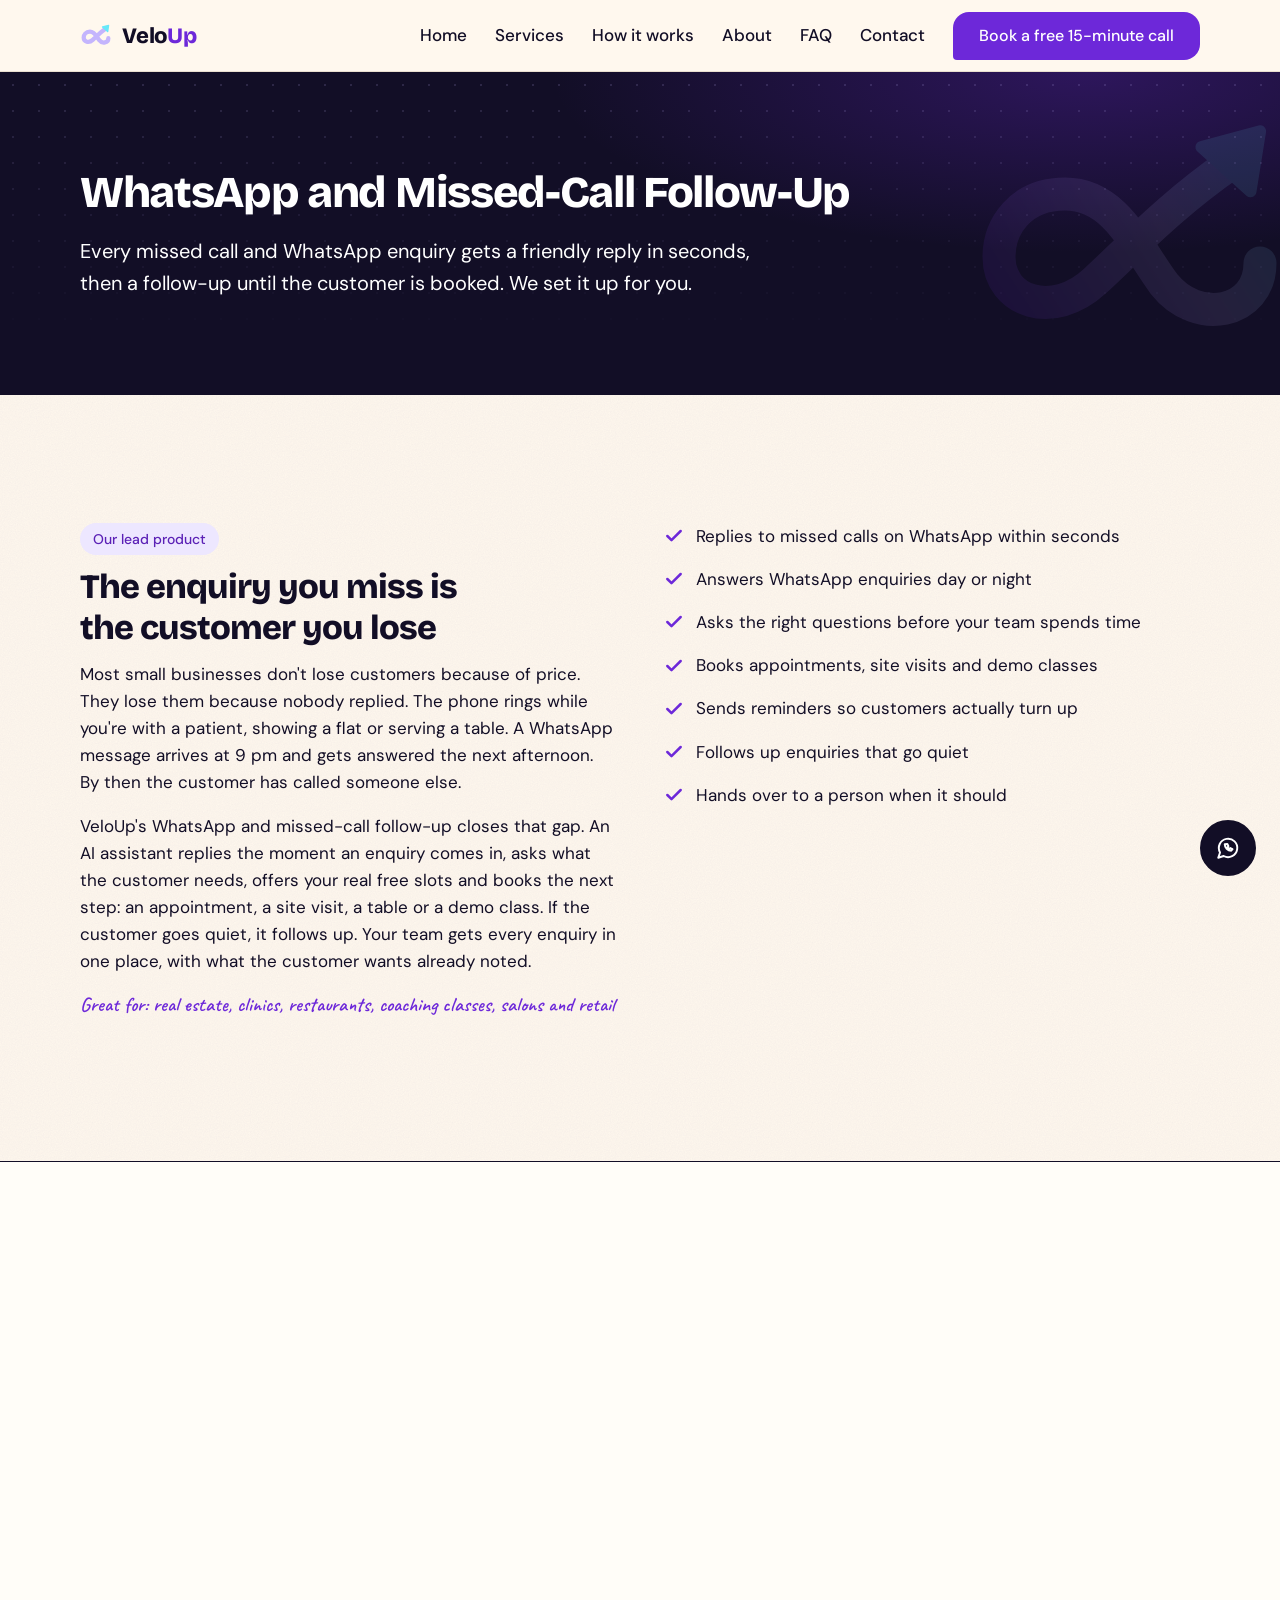
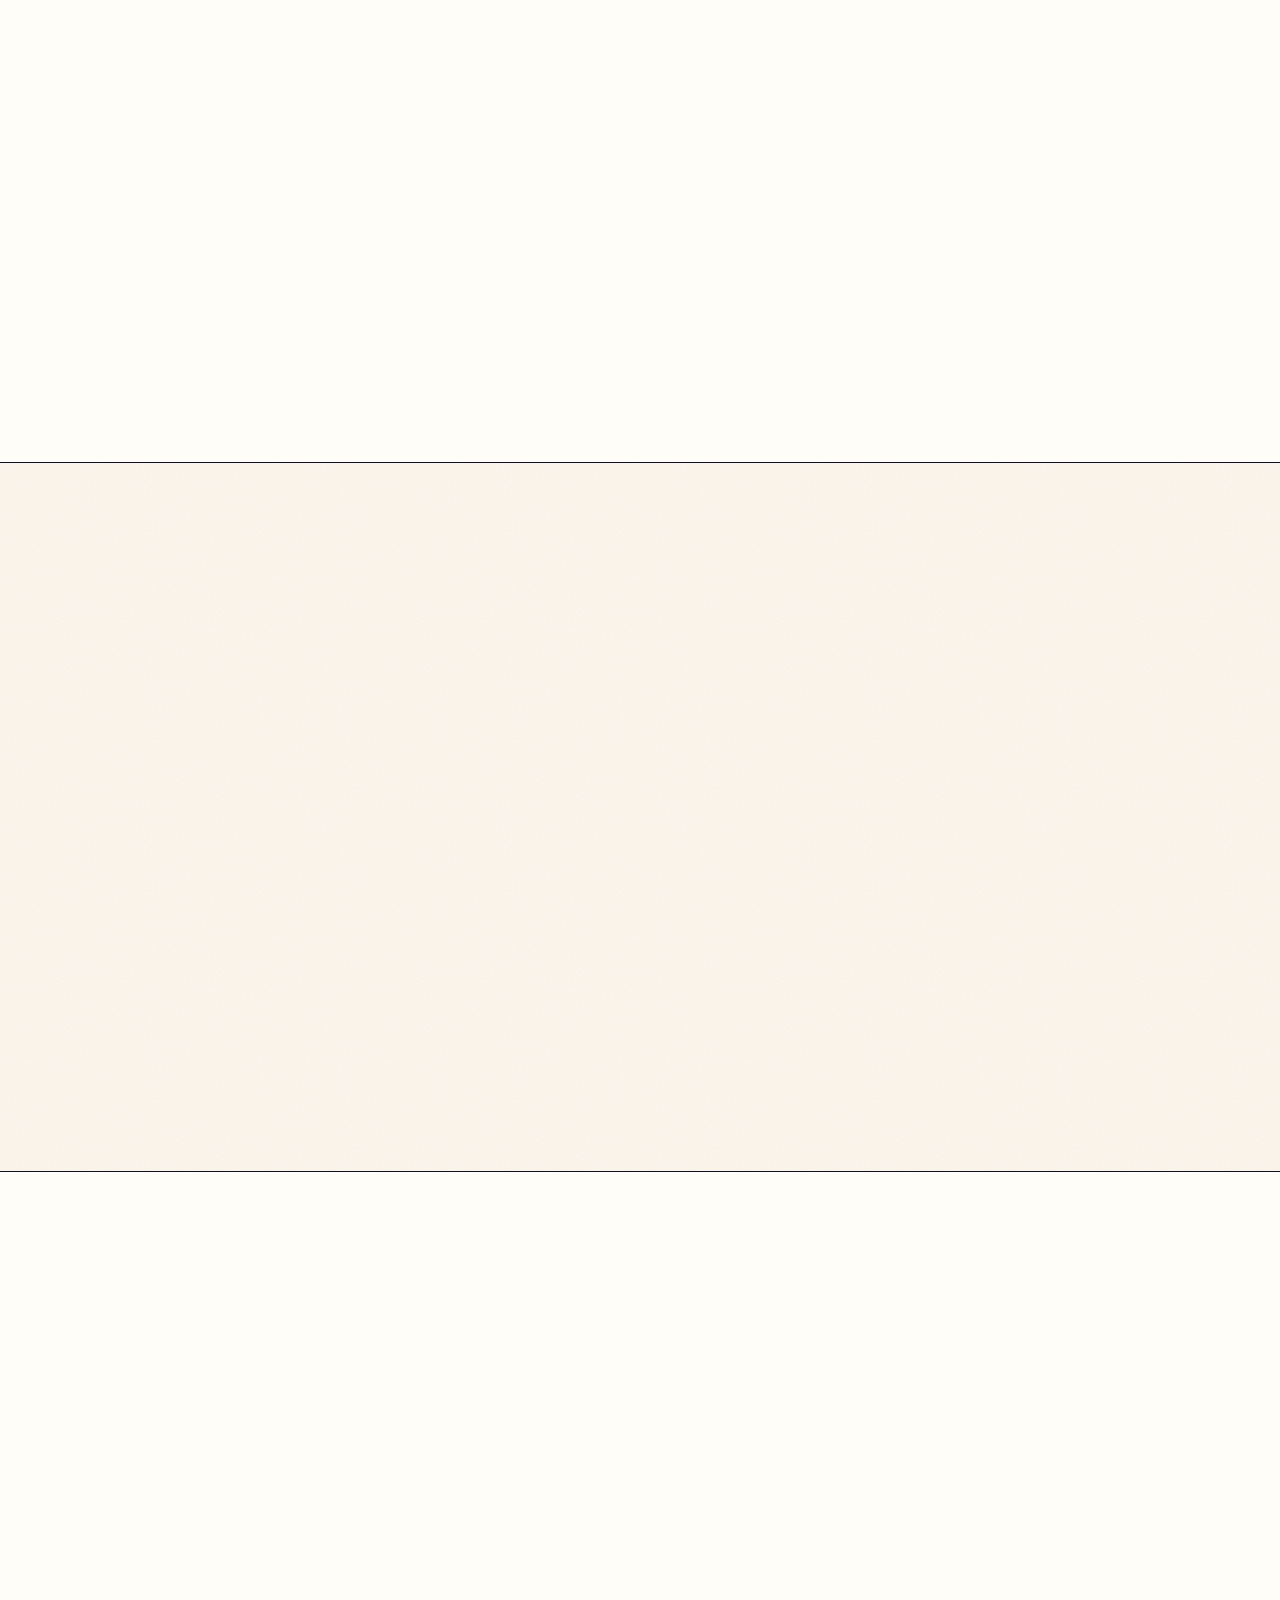
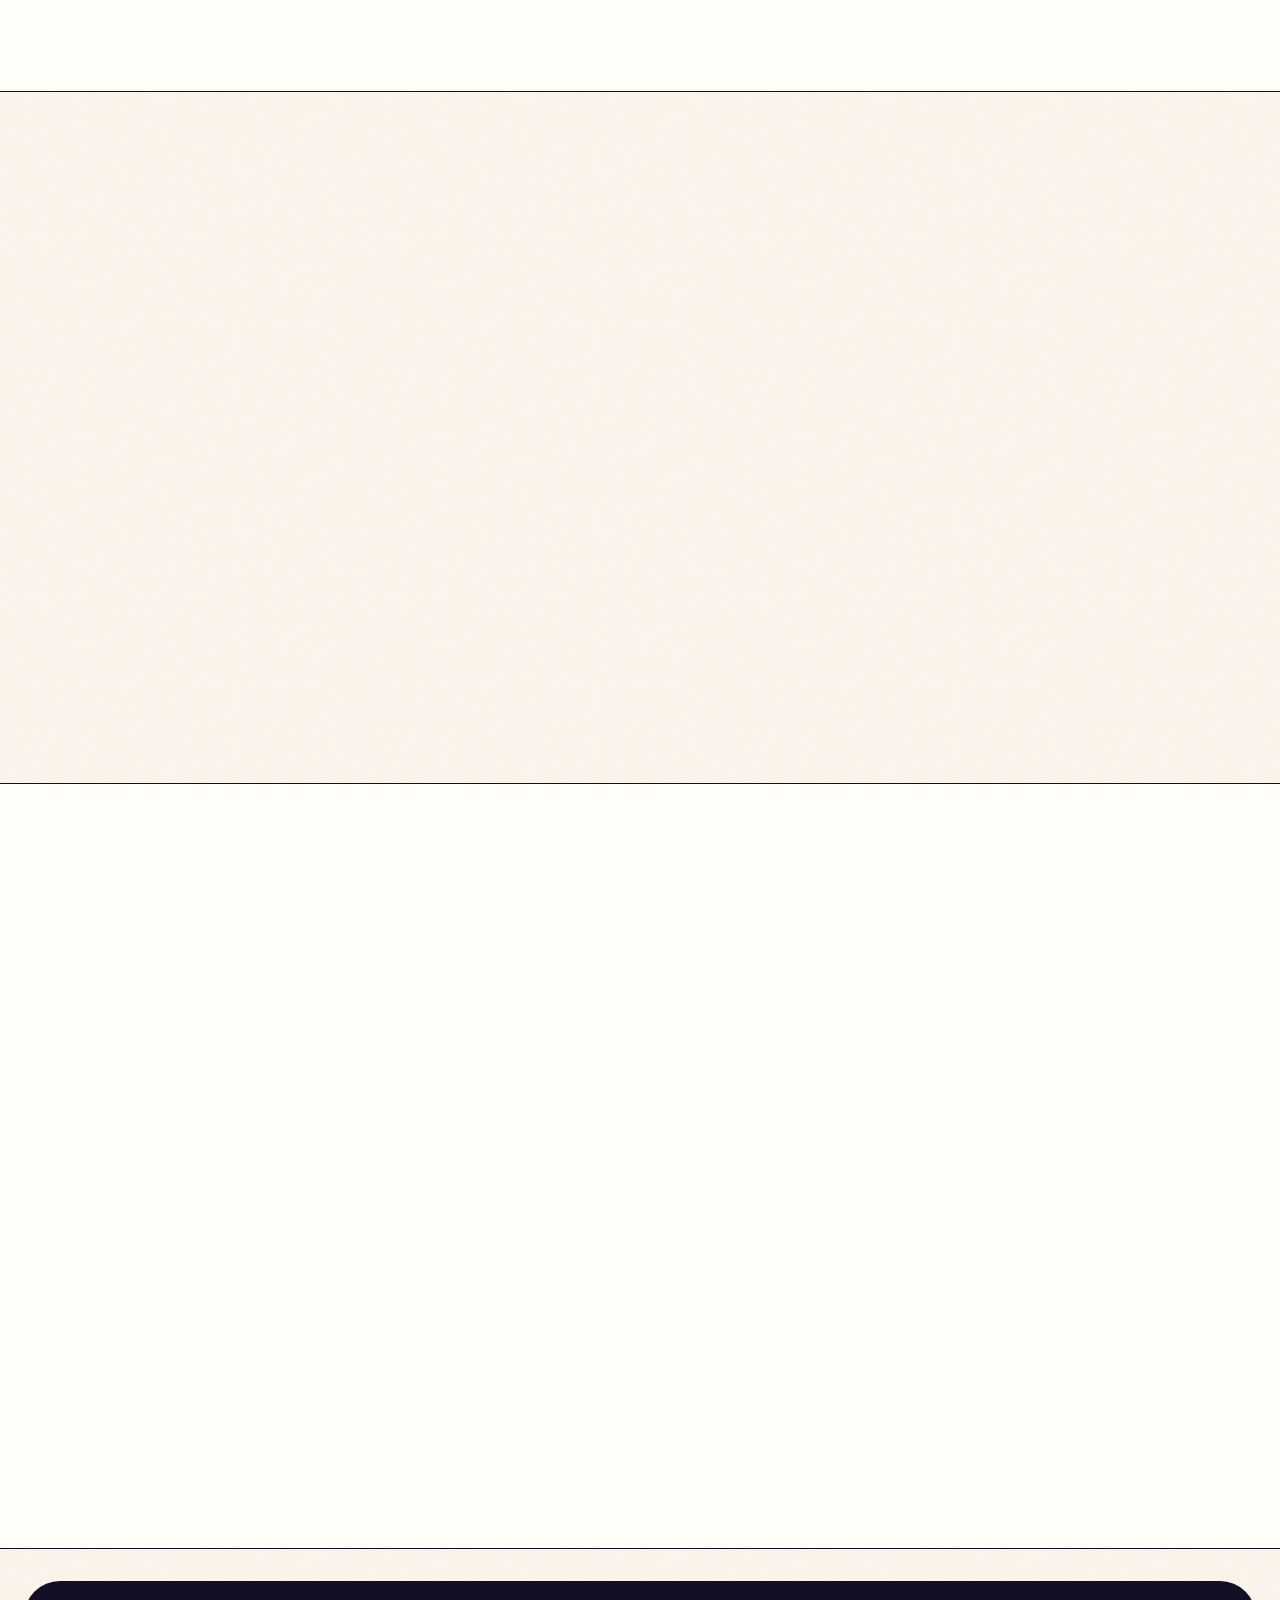
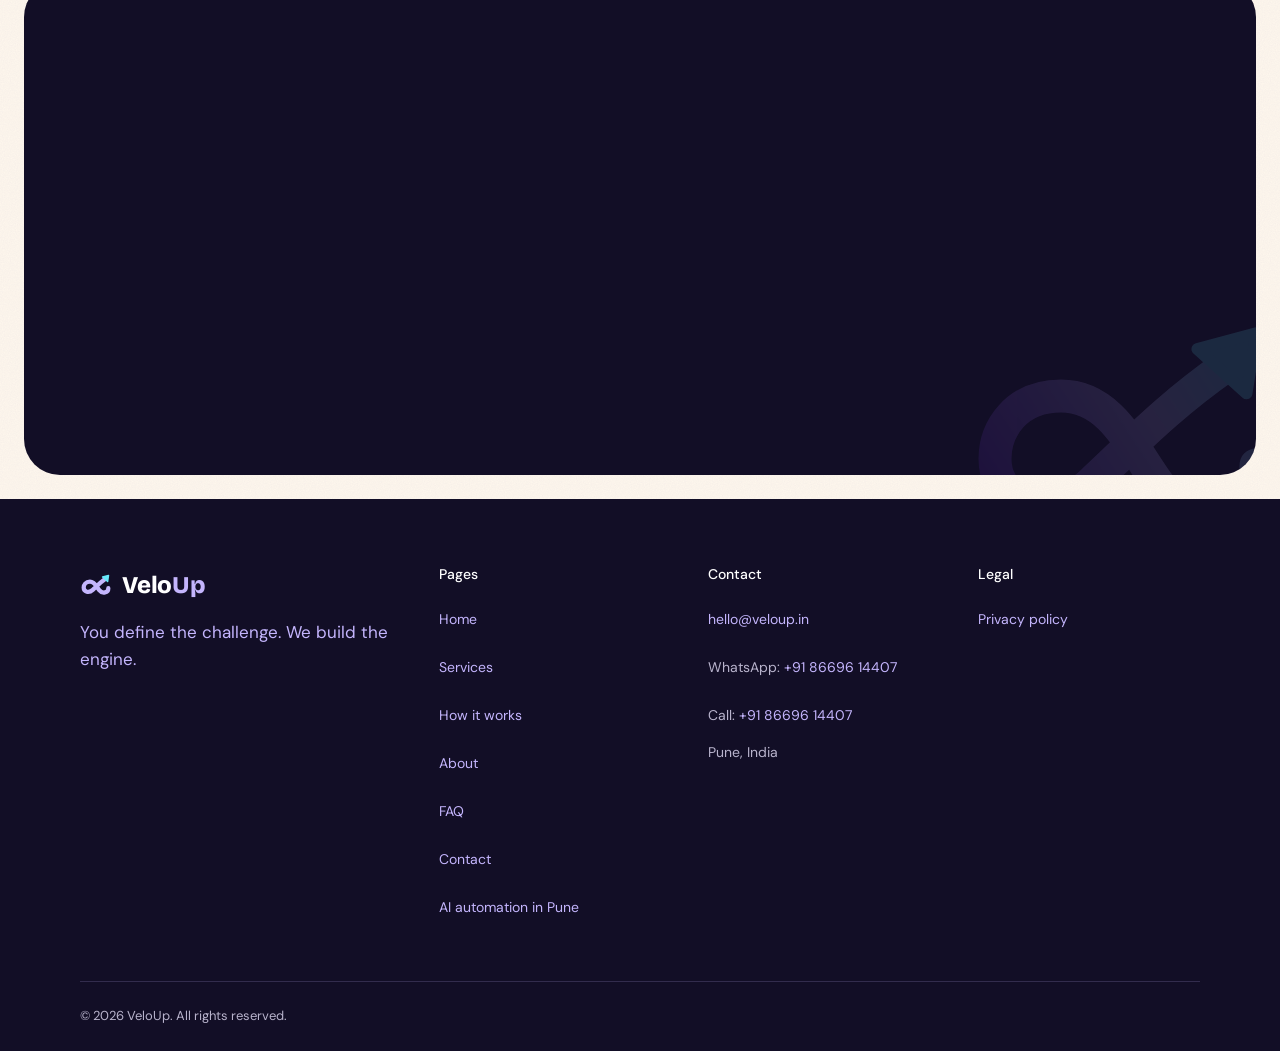
<file: whatsapp-missed-call-follow-up.html>
<!DOCTYPE html>
<html lang="en">
<head>
  <meta charset="UTF-8">
  <meta name="viewport" content="width=device-width, initial-scale=1.0">
  <meta http-equiv="Content-Security-Policy" content="default-src 'self'; script-src 'self'; style-src 'self'; img-src 'self' data:; font-src 'self'; connect-src https://script.google.com https://script.googleusercontent.com; form-action 'none'; base-uri 'self'; object-src 'none'">
  <meta name="referrer" content="strict-origin-when-cross-origin">
  <title>WhatsApp &amp; Missed-Call Follow-Up for Small Businesses | VeloUp</title>
  <meta name="description" content="Reply to every missed call and WhatsApp enquiry in seconds. VeloUp sets up an AI assistant that follows up, books visits and sends reminders. Start with 14 days.">
  <meta property="og:type" content="website">
  <meta property="og:site_name" content="VeloUp">
  <meta property="og:title" content="WhatsApp &amp; Missed-Call Follow-Up for Small Businesses | VeloUp">
  <meta property="og:description" content="Reply to every missed call and WhatsApp enquiry in seconds. VeloUp sets up an AI assistant that follows up, books visits and sends reminders.">
  <meta property="og:image" content="https://veloup.in/assets/og-image.png">
  <meta property="og:url" content="https://veloup.in/whatsapp-missed-call-follow-up.html">
  <meta name="twitter:image" content="https://veloup.in/assets/og-image.png">
  <link rel="canonical" href="https://veloup.in/whatsapp-missed-call-follow-up.html">
  <meta property="og:image:alt" content="VeloUp: You define the challenge. We build the engine.">
  <meta name="twitter:card" content="summary_large_image">
  <link rel="preload" href="assets/fonts/bricolage-grotesque-latin-800-normal.woff2" as="font" type="font/woff2" crossorigin>
  <link rel="preload" href="assets/fonts/dm-sans-latin-400-normal.woff2" as="font" type="font/woff2" crossorigin>
  <link rel="stylesheet" href="css/tokens.css">
  <link rel="stylesheet" href="css/style.css?v=2">
  <link rel="icon" href="assets/favicon/favicon.svg" type="image/svg+xml">
  <link rel="apple-touch-icon" href="apple-touch-icon.png">
<script type="application/ld+json">{"@context": "https://schema.org", "@graph": [{"@type": "Service", "@id": "https://veloup.in/whatsapp-missed-call-follow-up.html#service", "name": "WhatsApp and missed-call lead follow-up", "serviceType": "WhatsApp and missed-call follow-up automation", "description": "An AI assistant that replies to missed calls and WhatsApp enquiries within seconds, asks what the customer needs, books appointments or site visits, sends reminders and follows up enquiries that go quiet.", "provider": {"@id": "https://veloup.in/#org"}, "areaServed": {"@type": "City", "name": "Pune"}, "url": "https://veloup.in/whatsapp-missed-call-follow-up.html"}, {"@type": "BreadcrumbList", "itemListElement": [{"@type": "ListItem", "position": 1, "name": "Home", "item": "https://veloup.in/"}, {"@type": "ListItem", "position": 2, "name": "Services", "item": "https://veloup.in/services.html"}, {"@type": "ListItem", "position": 3, "name": "WhatsApp and missed-call follow-up", "item": "https://veloup.in/whatsapp-missed-call-follow-up.html"}]}, {"@type": "FAQPage", "mainEntity": [{"@type": "Question", "name": "Will it sound like a robot?", "acceptedAnswer": {"@type": "Answer", "text": "No. We write the replies with you, in your words and tone, and you approve them before anything goes live."}}, {"@type": "Question", "name": "What if a customer needs a person?", "acceptedAnswer": {"@type": "Answer", "text": "The assistant hands the conversation to your team when a question needs a human, and tells the customer someone will reply."}}, {"@type": "Question", "name": "Do I need technical knowledge?", "acceptedAnswer": {"@type": "Answer", "text": "No. You share your common questions, working hours and free slots. We do the setup and testing."}}, {"@type": "Question", "name": "Is my customers' data safe?", "acceptedAnswer": {"@type": "Answer", "text": "Your customer details stay with your business. We don't store or use your data for other purposes."}}, {"@type": "Question", "name": "How much does it cost?", "acceptedAnswer": {"@type": "Answer", "text": "We don't show prices on the website. You get a custom quote after a free 15-minute call. We offer small paid pilots that are credited toward future services if you continue with us."}}, {"@type": "Question", "name": "What if I don't want to continue after 14 days?", "acceptedAnswer": {"@type": "Answer", "text": "You can stop. After 14 days we review together what happened, and you decide to continue, change or stop."}}]}]}</script>
</head>
<body>
  <a href="#main-content" class="skip-link">Skip to main content</a>

  <div id="header-container">
    <header class="site-header site-header--fallback">
      <div class="container header-inner">
        <a class="logo" href="./" aria-label="VeloUp home"><svg class="logo-mark" viewBox="0 0 120 80" aria-hidden="true" focusable="false"><path d="M100 50 C100 67 79 71 68 57 C59 45 52 27 35 27 C20 27 13 38 13 48 C13 63 31 69 45 56 C58 44 70 31 90 17" fill="none" stroke="#C4B5FD" stroke-width="15" stroke-linecap="round" stroke-linejoin="round"/><path transform="translate(92 15) rotate(-48)" d="M13 0 L-5 -12 L-5 12 Z" fill="#67E8F9" stroke="#67E8F9" stroke-width="5" stroke-linejoin="round"/></svg><span class="logo-velo">Velo</span><span class="logo-up">Up</span></a>
        <nav class="site-nav site-nav--fallback" aria-label="Main">
          <ul class="nav-list"><li><a href="./">Home</a></li><li><a href="services.html">Services</a></li><li><a href="how-it-works.html">How it works</a></li><li><a href="about.html">About</a></li><li><a href="faq.html">FAQ</a></li><li><a href="contact.html">Contact</a></li></ul>
        </nav>
        <a class="btn btn-primary header-cta" href="contact.html">Book a free 15-minute call</a>
      </div>
    </header>
  </div>

  <main id="main-content">
    <section class="page-hero on-dark">
      <div class="container">
        <h1>WhatsApp and Missed-Call Follow-Up</h1>
        <p class="lead">Every missed call and WhatsApp enquiry gets a friendly reply in seconds, then a follow-up until the customer is booked. We set it up for you.</p>
      </div>
    </section>

    <section class="bg-white">
      <div class="container service-detail">
        <div>
          <span class="badge">Our lead product</span>
          <h2>The enquiry you miss is the customer you lose</h2>
          <p>Most small businesses don't lose customers because of price. They lose them because nobody replied. The phone rings while you're with a patient, showing a flat or serving a table. A WhatsApp message arrives at 9 pm and gets answered the next afternoon. By then the customer has called someone else.</p>
          <p>VeloUp's WhatsApp and missed-call follow-up closes that gap. An AI assistant replies the moment an enquiry comes in, asks what the customer needs, offers your real free slots and books the next step: an appointment, a site visit, a table or a demo class. If the customer goes quiet, it follows up. Your team gets every enquiry in one place, with what the customer wants already noted.</p>
          <p class="svc-for">Great for: real estate, clinics, restaurants, coaching classes, salons and retail</p>
        </div>
        <ul class="check-list">
          <li>Replies to missed calls on WhatsApp within seconds</li>
          <li>Answers WhatsApp enquiries day or night</li>
          <li>Asks the right questions before your team spends time</li>
          <li>Books appointments, site visits and demo classes</li>
          <li>Sends reminders so customers actually turn up</li>
          <li>Follows up enquiries that go quiet</li>
          <li>Hands over to a person when it should</li>
        </ul>
      </div>
    </section>

    <section class="bg-tint">
      <div class="container service-detail">
        <div>
          <h2>What a missed call looks like with VeloUp</h2>
          <p>A patient calls a clinic after hours. Nobody picks up. Instead of a lost appointment, this happens:</p>
          <ol class="check-list">
            <li>The assistant sends a WhatsApp message to the caller within seconds.</li>
            <li>It asks what they need and offers the doctor's real free slots.</li>
            <li>The patient picks a time. The booking is confirmed in the chat.</li>
            <li>The next morning, a reminder goes out with an option to reschedule.</li>
          </ol>
          <p>The same pattern works for a property enquiry (budget, area, site-visit time), a restaurant booking (party size, time, occasion) or a coaching admission (course, batch, demo class). Want to try a full conversation? <a href="https://demo.veloup.in" rel="noopener">Open our salon demo</a> and book an appointment yourself.</p>
        </div>
        <div class="stage--flat"><div class="phone" aria-label="Example WhatsApp conversation (illustration): the AI assistant replies to a missed call and books an appointment">
          <div class="phone-screen">
            <div class="phone-top"><span class="phone-av" aria-hidden="true">AI</span><span><b class="phone-name">Your Clinic</b><small>AI assistant · replies instantly</small></span></div>
            <div class="demo-chat">
              <p class="dm dm-sys">Missed voice call · 8:40 pm</p>
              <p class="dm dm-out"><span class="dm-who">AI assistant</span>Sorry we missed your call! Shall I book you an appointment?<time>8:40 pm</time></p>
              <p class="dm dm-in"><span class="dm-who">Customer</span>Yes, tomorrow morning please<time>8:42 pm</time></p>
              <p class="dm dm-out"><span class="dm-who">AI assistant</span>The doctor is free at 10:30 am or 11:15 am. Which suits you?<time>8:42 pm</time></p>
              <p class="dm dm-in"><span class="dm-who">Customer</span>10:30<time>8:43 pm</time></p>
              <p class="dm dm-ok">✓ Appointment booked · 10:30 am · reminder set</p>
            </div>
          </div>
        </div></div>
      </div>
    </section>

    <section class="bg-white">
      <div class="container">
        <h2>How we set it up</h2>
        <p class="lead">No tech skills needed. We do the setup; you keep running your business.</p>
        <ol class="steps-detail">
          <li class="step-card"><span class="step-num" aria-hidden="true">1</span><h3>Free 15-minute call</h3><p>You tell us where enquiries come from and where they slip through. We suggest the one channel to start with, usually missed calls or WhatsApp.</p></li>
          <li class="step-card"><span class="step-num" aria-hidden="true">2</span><h3>We build your assistant</h3><p>We write the replies with you, in your tone and language, connect your WhatsApp Business number and test everything before it goes live.</p></li>
          <li class="step-card"><span class="step-num" aria-hidden="true">3</span><h3>14 days live, then you decide</h3><p>The assistant replies, asks the right questions and books the next step. After 14 days we review the enquiries handled and bookings made together. Continue, change or stop.</p></li>
        </ol>
        <p>Read the full process on <a href="how-it-works.html">How it works</a>.</p>
      </div>
    </section>

    <section class="bg-tint">
      <div class="container service-detail">
        <div>
          <h2>What we need from you</h2>
          <ul class="check-list">
            <li>Access to your WhatsApp Business number (or we help you set one up)</li>
            <li>The questions customers ask you most, and how you answer them</li>
            <li>Your working hours and free appointment slots</li>
            <li>About 30 minutes of your time during setup</li>
          </ul>
        </div>
        <div>
          <h2>What you get</h2>
          <ul class="check-list">
            <li>An assistant that replies in seconds, day or night</li>
            <li>Bookings and reminders, without phone tag</li>
            <li>Every enquiry in one simple sheet, with what the customer needs</li>
            <li>A clear review after 14 days, with no pressure to continue</li>
          </ul>
        </div>
      </div>
    </section>

    <section class="bg-white">
      <div class="container">
        <h2>Who it's for</h2>
        <p class="lead">Any business that gets enquiries by phone or WhatsApp and can't always answer straight away.</p>
        <ul class="check-list">
          <li><strong>Real estate brokers and agencies:</strong> reply to every property enquiry, note budget and area, book site visits and send reminders.</li>
          <li><strong>Clinics and pathology labs:</strong> turn after-hours calls into booked appointments and home collections, with a reminder the day before.</li>
          <li><strong>Restaurants and cafés:</strong> answer table bookings for groups and occasions, even during the dinner rush.</li>
          <li><strong>Coaching classes:</strong> follow up every admission enquiry the same day and book demo classes.</li>
          <li><strong>Salons, gyms and showrooms:</strong> let customers book a slot without waiting for someone to pick up.</li>
        </ul>
        <p>Based in Pune? See <a href="ai-automation-pune.html">AI automation for Pune businesses</a> and the areas we cover. Need more than follow-up? Compare all our <a href="services.html">services</a>, including the appointment booking bot and AI voice agent.</p>
      </div>
    </section>

    <section class="bg-tint">
      <div class="container">
        <h2>Questions owners ask</h2>
        <div class="faq-list">
          <details class="faq-item"><summary>Will it sound like a robot?</summary><p>No. We write the replies with you, in your words and tone, and you approve them before anything goes live.</p></details>
          <details class="faq-item"><summary>What if a customer needs a person?</summary><p>The assistant hands the conversation to your team when a question needs a human, and tells the customer someone will reply.</p></details>
          <details class="faq-item"><summary>Do I need technical knowledge?</summary><p>No. You share your common questions, working hours and free slots. We do the setup and testing.</p></details>
          <details class="faq-item"><summary>Is my customers' data safe?</summary><p>Your customer details stay with your business. We don't store or use your data for other purposes. See our <a href="privacy.html">privacy policy</a>.</p></details>
          <details class="faq-item"><summary>How much does it cost?</summary><p>We don't show prices on the website. You get a custom quote after a free 15-minute call. We offer small paid pilots that are credited toward future services if you continue with us.</p></details>
          <details class="faq-item"><summary>What if I don't want to continue after 14 days?</summary><p>You can stop. After 14 days we review together what happened, and you decide to continue, change or stop.</p></details>
        </div>
        <p>More answers on our <a href="faq.html">FAQ page</a>.</p>
      </div>
    </section>

    <section class="cta-band on-dark">
      <div class="container">
        <h2>Stop losing enquiries this month</h2>
        <p>Book a free 15-minute call. Custom quote after the call.</p>
        <div class="cta-actions">
          <a class="btn btn-primary btn-lg" href="contact.html" data-book>Book a free 15-minute call</a>
          <a class="btn btn-secondary btn-lg" href="contact.html" data-whatsapp>Chat on WhatsApp</a>
        </div>
      </div>
    </section>
  </main>

  <div id="footer-container">
    <footer class="site-footer">
      <div class="container">
        <div class="footer-grid">
          <div class="footer-brand">
            <a class="logo" href="./" aria-label="VeloUp home"><svg class="logo-mark" viewBox="0 0 120 80" aria-hidden="true" focusable="false"><path d="M100 50 C100 67 79 71 68 57 C59 45 52 27 35 27 C20 27 13 38 13 48 C13 63 31 69 45 56 C58 44 70 31 90 17" fill="none" stroke="#C4B5FD" stroke-width="15" stroke-linecap="round" stroke-linejoin="round"/><path transform="translate(92 15) rotate(-48)" d="M13 0 L-5 -12 L-5 12 Z" fill="#67E8F9" stroke="#67E8F9" stroke-width="5" stroke-linejoin="round"/></svg><span class="logo-velo">Velo</span><span class="logo-up">Up</span></a>
            <p class="footer-tagline">You define the challenge. We build the engine.</p>
          </div>
          <div><p class="footer-heading">Pages</p><ul class="footer-list"><li><a href="./">Home</a></li><li><a href="services.html">Services</a></li><li><a href="how-it-works.html">How it works</a></li><li><a href="about.html">About</a></li><li><a href="faq.html">FAQ</a></li><li><a href="contact.html">Contact</a></li><li><a href="ai-automation-pune.html">AI automation in Pune</a></li></ul></div>
          <div><p class="footer-heading">Contact</p><ul class="footer-list"><li>hello@veloup.in</li><li>WhatsApp: +91 86696 14407</li><li>Call: <a href="tel:+918669614407">+91 86696 14407</a></li><li>Pune, India</li></ul></div>
          <div><p class="footer-heading">Legal</p><ul class="footer-list"><li><a href="privacy.html">Privacy policy</a></li></ul></div>
        </div>
        <div class="footer-bottom"><p>&copy; 2026 VeloUp. All rights reserved.</p></div>
      </div>
    </footer>
  </div>

  <script src="js/config.js?v=3"></script>
  <script src="js/layout.js?v=3"></script>
  <script src="js/motion.js"></script>
</body>
</html>
</file>
<file: css/tokens.css>
/* Fonts are hosted on this site (assets/fonts): faster, and no visitor data goes to Google. */
@font-face { font-family: 'Bricolage Grotesque'; font-weight: 800; font-style: normal; font-display: swap; src: url('../assets/fonts/bricolage-grotesque-latin-800-normal.woff2') format('woff2'); }
@font-face { font-family: 'Caveat'; font-weight: 600; font-style: normal; font-display: swap; src: url('../assets/fonts/caveat-latin-600-normal.woff2') format('woff2'); }
@font-face { font-family: 'DM Sans'; font-weight: 400; font-style: normal; font-display: swap; src: url('../assets/fonts/dm-sans-latin-400-normal.woff2') format('woff2'); }
@font-face { font-family: 'DM Sans'; font-weight: 500; font-style: normal; font-display: swap; src: url('../assets/fonts/dm-sans-latin-500-normal.woff2') format('woff2'); }

/* VeloUp design tokens. Source of truth: DESIGN.md. Change a value here and it changes everywhere. */

:root {
  /* Colours (DESIGN.md section 2) */
  --midnight: #120E26;          /* dark backgrounds; body text on light backgrounds */
  --midnight-raised: #1E1838;   /* cards and panels on dark */
  --violet: #6D28D9;            /* buttons, links on light backgrounds */
  --violet-dark: #5B21B6;       /* button hover / pressed */
  --lavender: #C4B5FD;          /* accents on DARK backgrounds only */
  --cyan: #67E8F9;              /* the arrow tip only, used sparingly */
  --white: #FFFFFF;
  --tint: #F5F3FF;              /* alternate light section background */
  --text-muted: #4B4666;        /* secondary text on light */
  --text-muted-dark: #B8B3CC;   /* secondary text on Midnight */
  --error: #B42318;             /* form errors only */
  --cream: #FFF8EE;             /* page background (Warm Loop) */
  --paper: #FFFDF8;             /* raised strips, white sticky notes, panels */
  --lav-soft: #EDE7FF;          /* lavender sticky notes, slider track */
  --rule: #E9DFCF;              /* thin dividers on cream */

  /* Borders and shadows */
  --border-light: 1px solid rgba(18, 14, 38, 0.12);
  --border-dark: 1px solid rgba(196, 181, 253, 0.18);
  --shadow-soft: 0 8px 24px rgba(18, 14, 38, 0.10);
  --glow-violet: 0 8px 24px rgba(109, 40, 217, 0.35);

  /* Fonts (DESIGN.md section 3). Weights are set in style.css. */
  --font-heading: 'Bricolage Grotesque', system-ui, sans-serif;
  --font-body: 'DM Sans', system-ui, sans-serif;
  --font-hand: 'Caveat', cursive;   /* handwritten notes and asides only */

  /* Type scale: phone first (DESIGN.md section 3) */
  --fs-display: 3rem;      /* 48px */
  --fs-h1: 2rem;           /* 32px */
  --fs-h2: 1.625rem;       /* 26px */
  --fs-h3: 1.25rem;        /* 20px */
  --fs-lead: 1.125rem;     /* 18px */
  --fs-body: 1rem;         /* 16px */
  --fs-button: 1rem;       /* 16px */
  --fs-small: 0.875rem;    /* 14px */
  --fs-smallest: 0.8125rem;/* 13px */

  --lh-display: 1.1;
  --lh-h1: 1.15;
  --lh-h2: 1.2;
  --lh-h3: 1.3;
  --lh-body: 1.6;

  /* Spacing scale: base unit 4px */
  --space-1: 0.25rem;  /* 4  */
  --space-2: 0.5rem;   /* 8  */
  --space-3: 0.75rem;  /* 12 */
  --space-4: 1rem;     /* 16 */
  --space-5: 1.5rem;   /* 24 */
  --space-6: 2rem;     /* 32 */
  --space-7: 3rem;     /* 48 */
  --space-8: 4rem;     /* 64 */
  --space-9: 6rem;     /* 96 */
  --space-10: 8rem;    /* 128 */

  /* Layout */
  --container: 1120px;
  --pad: 1.25rem;          /* 20px side padding on phone */
  --section-pad: 4rem;     /* 64px on phone */
  --header-h: 4rem;        /* 64px on phone */
  --action-bar-h: 4rem;    /* 64px mobile bottom bar */

  /* Shape */
  --radius-card: 12px;
  --radius-pill: 999px;
  --radius-chat: 20px;
  --radius-ink: 16px 16px 16px 4px;  /* speech-bubble corner on buttons and panels */

  /* Motion (DESIGN.md section 11) */
  --ease: cubic-bezier(0.22, 1, 0.36, 1);
  --dur-fast: 150ms;
  --dur-hover: 200ms;
  --dur-reveal: 600ms;
}

/* Tablet */
@media (min-width: 768px) {
  :root {
    --pad: 2rem;            /* 32px */
    --section-pad: 6rem;    /* 96px */
  }
}

/* Desktop */
@media (min-width: 1024px) {
  :root {
    --fs-display: 5.25rem;  /* 84px */
    --fs-h1: 2.75rem;       /* 44px */
    --fs-h2: 2.125rem;      /* 34px */
    --fs-h3: 1.375rem;      /* 22px */
    --fs-lead: 1.25rem;     /* 20px */
    --fs-body: 1.0625rem;   /* 17px */

    --pad: 3rem;            /* 48px */
    --section-pad: 8rem;    /* 128px */
    --header-h: 4.5rem;     /* 72px */
  }
}
</file>
<file: css/style.css>
/* VeloUp styles. Uses only the variables in tokens.css. Rules come from DESIGN.md. */

/* ---------- Reset and base ---------- */
*, *::before, *::after { box-sizing: border-box; }
* { margin: 0; padding: 0; }

html { -webkit-text-size-adjust: 100%; }
html.menu-open { overflow: hidden; }

body {
  font-family: var(--font-body);
  font-weight: 400;
  font-size: var(--fs-body);
  line-height: var(--lh-body);
  color: var(--midnight);
  background: var(--white);
  -webkit-font-smoothing: antialiased;
  -moz-osx-font-smoothing: grayscale;
  padding-bottom: var(--action-bar-h); /* room for the mobile bottom bar */
}

img, svg { display: block; max-width: 100%; height: auto; }
ul { list-style: none; }
a { color: var(--violet); }

/* ---------- Headings ---------- */
h1, h2, h3 {
  font-family: var(--font-heading);
  font-weight: 600;
  color: var(--midnight);
  margin-bottom: var(--space-4);
}
h1 { font-size: var(--fs-h1); line-height: var(--lh-h1); }
h2 { font-size: var(--fs-h2); line-height: var(--lh-h2); }
h3 { font-size: var(--fs-h3); line-height: var(--lh-h3); }

p { max-width: 680px; margin-bottom: var(--space-4); }

.lead { font-size: var(--fs-lead); }
.small { font-size: var(--fs-small); }

/* ---------- Layout ---------- */
.container {
  width: 100%;
  max-width: calc(var(--container) + 2 * var(--pad));
  margin-inline: auto;
  padding-inline: var(--pad);
}

section { padding-block: var(--section-pad); }

/* ---------- Skip link ---------- */
.skip-link {
  position: absolute;
  top: -100px;
  left: var(--space-2);
  z-index: 1000;
  padding: var(--space-3) var(--space-4);
  background: var(--violet);
  color: var(--white);
  border-radius: var(--space-2);
  text-decoration: none;
  font-weight: 500;
}
.skip-link:focus { top: var(--space-2); }

/* ---------- Focus (3px ring, offset 2px; Lavender on dark) ---------- */
:focus-visible {
  outline: 3px solid var(--violet);
  outline-offset: 2px;
}
.site-header :focus-visible,
.site-footer :focus-visible,
.action-bar :focus-visible,
.wa-float:focus-visible {
  outline-color: var(--lavender);
}

/* ---------- Buttons ---------- */
.btn {
  display: inline-flex;
  align-items: center;
  justify-content: center;
  min-height: 48px;
  padding: 0 var(--space-5);
  border: 2px solid transparent;
  border-radius: var(--radius-pill);
  font-family: var(--font-body);
  font-weight: 500;
  font-size: var(--fs-button);
  line-height: 1;
  text-align: center;
  text-decoration: none;
  cursor: pointer;
  transition: transform var(--dur-fast) var(--ease),
              background-color var(--dur-fast) var(--ease),
              box-shadow var(--dur-hover) var(--ease);
}
.btn-lg { min-height: 52px; }

.btn-primary { background: var(--violet); color: var(--white); }
.btn-primary:hover {
  background: var(--violet-dark);
  transform: translateY(-2px);
  box-shadow: var(--glow-violet);
}
.btn-primary:active { transform: none; box-shadow: none; }
.btn-primary[disabled], .btn-primary[aria-disabled="true"] { opacity: 0.5; pointer-events: none; }

.btn-secondary {
  background: transparent;
  color: var(--violet);
  border-color: var(--violet);
}
.btn-secondary:hover { background: rgba(109, 40, 217, 0.08); transform: translateY(-2px); }
.btn-secondary:active { transform: none; }

/* Secondary button on dark backgrounds: white */
.site-header .btn-secondary,
.site-footer .btn-secondary,
.action-bar .btn-secondary,
.site-nav .btn-secondary {
  color: var(--white);
  border-color: var(--white);
}
.site-header .btn-secondary:hover,
.action-bar .btn-secondary:hover,
.site-nav .btn-secondary:hover { background: rgba(255, 255, 255, 0.1); }

.btn-text {
  color: var(--violet);
  text-decoration: underline;
  text-underline-offset: 3px;
  font-weight: 500;
}
.btn-text:hover { color: var(--violet-dark); }

/* ---------- Header ---------- */
.site-header {
  position: sticky;
  top: 0;
  z-index: 100;
  height: var(--header-h);
  background: var(--midnight);
  color: var(--white);
}
.header-inner {
  display: flex;
  align-items: center;
  gap: var(--space-4);
  height: 100%;
}

.logo {
  position: relative;
  z-index: 2;
  display: inline-flex;
  align-items: center;
  min-height: 44px;
  font-family: var(--font-heading);
  font-weight: 600;
  font-size: 1.375rem;
  line-height: 1;
  letter-spacing: -0.01em;
  text-decoration: none;
  color: var(--white);
}
.logo-up { color: var(--lavender); }

.header-cta { display: none; }

/* Hamburger (below 1024px) */
.menu-toggle {
  position: relative;
  z-index: 2;
  display: inline-flex;
  flex-direction: column;
  align-items: center;
  justify-content: center;
  gap: 5px;
  width: 44px;
  height: 44px;
  margin-left: auto;
  background: transparent;
  border: 0;
  border-radius: var(--space-2);
  cursor: pointer;
}
.menu-toggle .bar {
  display: block;
  width: 24px;
  height: 2px;
  background: var(--white);
  border-radius: 2px;
  transition: transform var(--dur-hover) var(--ease), opacity var(--dur-hover) var(--ease);
}
.menu-open .menu-toggle .bar:nth-child(1) { transform: translateY(7px) rotate(45deg); }
.menu-open .menu-toggle .bar:nth-child(2) { opacity: 0; }
.menu-open .menu-toggle .bar:nth-child(3) { transform: translateY(-7px) rotate(-45deg); }

/* Navigation: slide-in panel below 1024px */
.site-nav {
  position: fixed;
  inset: 0;
  z-index: 1;
  display: flex;
  flex-direction: column;
  padding: calc(var(--header-h) + var(--space-5)) var(--pad) var(--space-6);
  background: var(--midnight);
  overflow-y: auto;
  transform: translateX(100%);
  visibility: hidden;
  transition: transform 350ms var(--ease), visibility 0s linear 350ms;
}
.menu-open .site-nav {
  transform: none;
  visibility: visible;
  transition-delay: 0s;
}

.nav-list { display: flex; flex-direction: column; }
.nav-list li { border-bottom: var(--border-dark); }
.nav-list a {
  display: flex;
  align-items: center;
  min-height: 56px;
  font-size: 1.25rem;
  color: var(--white);
  text-decoration: none;
}
.nav-list a:hover { color: var(--lavender); }
.nav-list a[aria-current="page"] {
  color: var(--lavender);
  text-decoration: underline;
  text-decoration-thickness: 2px;
  text-underline-offset: 6px;
}

.nav-actions {
  display: flex;
  flex-direction: column;
  gap: var(--space-3);
  margin-top: auto;
  padding-top: var(--space-6);
}
.nav-actions .btn { width: 100%; }

/* No-JavaScript fallback header: always visible, simple row */
.site-nav--fallback {
  position: static;
  inset: auto;
  z-index: auto;
  flex: 1;
  padding: 0;
  background: transparent;
  overflow: visible;
  transform: none;
  visibility: visible;
  transition: none;
}
.site-nav--fallback .nav-list {
  flex-direction: row;
  flex-wrap: wrap;
  justify-content: flex-end;
  column-gap: var(--space-3);
}
.site-nav--fallback .nav-list li { border: 0; }
.site-nav--fallback .nav-list a { min-height: 44px; font-size: var(--fs-small); }
.site-header--fallback .header-cta { display: none; }
.site-header--fallback { height: auto; min-height: var(--header-h); padding-block: var(--space-2); }

/* ---------- Footer ---------- */
.site-footer {
  background: var(--midnight);
  color: var(--text-muted-dark);
  padding: var(--space-8) 0 var(--space-5);
  font-size: var(--fs-small);
}
.footer-grid {
  display: grid;
  gap: var(--space-7);
  grid-template-columns: 1fr;
}
.footer-brand .logo { font-size: 1.5rem; margin-bottom: var(--space-3); }
.footer-tagline { color: var(--lavender); font-size: var(--fs-body); max-width: 320px; }
.site-footer .footer-heading {
  font-family: var(--font-body);
  font-weight: 500;
  font-size: var(--fs-small);
  color: var(--white);
  margin-bottom: var(--space-3);
}
.footer-list li { margin-bottom: var(--space-1); }
.site-footer a { color: var(--lavender); text-decoration: none; }
.site-footer a:hover { color: var(--white); text-decoration: underline; }
.footer-list a { display: inline-flex; align-items: center; min-height: 44px; }
.footer-bottom {
  margin-top: var(--space-7);
  padding-top: var(--space-5);
  border-top: var(--border-dark);
  font-size: var(--fs-smallest);
  color: var(--text-muted-dark);
}
.footer-bottom p { margin: 0; max-width: none; }

/* ---------- Mobile bottom action bar (phones) ---------- */
.action-bar {
  position: fixed;
  left: 0;
  right: 0;
  bottom: 0;
  z-index: 90;
  display: grid;
  grid-template-columns: 1.4fr 1fr;
  gap: var(--space-3);
  align-items: center;
  height: var(--action-bar-h);
  padding: var(--space-2) var(--space-4);
  background: var(--midnight);
  border-top: var(--border-dark);
  transition: transform var(--dur-hover) var(--ease);
}
.action-bar .btn { min-height: 48px; padding-inline: var(--space-3); }
.menu-open .action-bar,
.field-focus .action-bar {
  transform: translateY(100%);
  visibility: hidden;
}

/* ---------- Floating WhatsApp button (tablet and desktop) ---------- */
.wa-float {
  position: fixed;
  right: var(--space-5);
  bottom: var(--space-5);
  z-index: 80;
  display: none;
  align-items: center;
  justify-content: center;
  width: 56px;
  height: 56px;
  background: var(--midnight);
  border: 2px solid var(--lavender);
  border-radius: 50%;
  color: var(--white);
  text-decoration: none;
  transition: transform var(--dur-fast) var(--ease), box-shadow var(--dur-hover) var(--ease);
}
.wa-float svg { width: 26px; height: 26px; }
.wa-float:hover { transform: translateY(-2px); box-shadow: var(--glow-violet); }
.wa-float::after {
  content: attr(data-tooltip);
  position: absolute;
  right: 64px;
  top: 50%;
  padding: var(--space-2) var(--space-3);
  background: var(--midnight);
  border: var(--border-dark);
  border-radius: var(--space-2);
  color: var(--white);
  font-size: var(--fs-small);
  white-space: nowrap;
  opacity: 0;
  transform: translateY(-50%);
  pointer-events: none;
  transition: opacity var(--dur-hover) var(--ease);
}
.wa-float:hover::after,
.wa-float:focus-visible::after { opacity: 1; }

/* ---------- Utilities ---------- */
.visually-hidden {
  position: absolute;
  width: 1px;
  height: 1px;
  margin: -1px;
  padding: 0;
  overflow: hidden;
  clip: rect(0, 0, 0, 0);
  white-space: nowrap;
  border: 0;
}

/* ---------- Tablet (768px and up) ---------- */
@media (min-width: 768px) {
  body { padding-bottom: 0; }
  .action-bar { display: none; }
  .wa-float { display: inline-flex; }
  .footer-grid { grid-template-columns: repeat(2, 1fr); }
}

/* ---------- Desktop (1024px and up) ---------- */
@media (min-width: 1024px) {
  .footer-grid { grid-template-columns: 1.4fr 1fr 1fr 1fr; }

  .menu-toggle { display: none; }
  .header-cta { display: inline-flex; }
  .site-header--fallback .header-cta { display: inline-flex; }

  .site-nav {
    position: static;
    inset: auto;
    z-index: auto;
    flex: 1;
    flex-direction: row;
    justify-content: flex-end;
    padding: 0;
    background: transparent;
    overflow: visible;
    transform: none;
    visibility: visible;
    transition: none;
  }
  .nav-list { flex-direction: row; gap: var(--space-1); }
  .nav-list li { border: 0; }
  .nav-list a {
    min-height: 44px;
    padding: 0 var(--space-3);
    font-size: var(--fs-body);
    font-weight: 500;
  }
  .nav-actions { display: none; }
}

/* ---------- Reduced motion: no animation, instant changes ---------- */
@media (prefers-reduced-motion: reduce) {
  *, *::before, *::after {
    animation: none !important;
    transition: none !important;
    scroll-behavior: auto !important;
  }
  .btn-primary:hover,
  .btn-secondary:hover,
  .wa-float:hover { transform: none; }
}

/* ===== Home page components (DESIGN.md sections 6-9) ===== */

/* Section backgrounds and dark-section text colours */
.bg-white { background: var(--white); }
.bg-tint { background: var(--tint); }
.bg-raised { background: var(--midnight-raised); }
.on-dark { background: var(--midnight); color: var(--white); }
.bg-raised.on-dark { background: var(--midnight-raised); }
.on-dark h1, .on-dark h2, .on-dark h3 { color: var(--white); }
.on-dark p { color: var(--text-muted-dark); }
.on-dark .lead { color: var(--white); }
.on-dark a:not(.btn) { color: var(--lavender); }

.display { font-size: var(--fs-display); line-height: var(--lh-display); }
.eyebrow {
  font-family: var(--font-heading);
  font-weight: 600;
  font-size: var(--fs-small);
  letter-spacing: 0.08em;
  text-transform: uppercase;
  color: var(--violet);
  margin-bottom: var(--space-3);
}
.on-dark .eyebrow { color: var(--lavender); }

/* Icons (stroke icons, colour follows the text) */
.icon { width: 20px; height: 20px; flex: none; fill: none; stroke: currentColor; stroke-width: 2; stroke-linecap: round; stroke-linejoin: round; }
.icon-lg { width: 32px; height: 32px; color: var(--violet); margin-bottom: var(--space-4); }

.hero-actions { display: flex; flex-direction: column; gap: var(--space-3); margin-top: var(--space-5); }
.hero-actions .btn { width: 100%; }


/* Check lists */
.check-list { list-style: none; display: grid; gap: var(--space-4); }
.check-list li { position: relative; padding-left: 2rem; }
.check-list li::before {
  content: "";
  position: absolute;
  left: 0; top: 0.2em;
  width: 20px; height: 20px;
  background: var(--violet);
  -webkit-mask: url("data:image/svg+xml,%3Csvg xmlns='http://www.w3.org/2000/svg' viewBox='0 0 24 24' fill='none' stroke='black' stroke-width='3' stroke-linecap='round' stroke-linejoin='round'%3E%3Cpath d='M20 6L9 17l-5-5'/%3E%3C/svg%3E") center / contain no-repeat;
  mask: url("data:image/svg+xml,%3Csvg xmlns='http://www.w3.org/2000/svg' viewBox='0 0 24 24' fill='none' stroke='black' stroke-width='3' stroke-linecap='round' stroke-linejoin='round'%3E%3Cpath d='M20 6L9 17l-5-5'/%3E%3C/svg%3E") center / contain no-repeat;
}
.check-list-wide { margin-top: var(--space-5); }

.lead-service { display: grid; gap: var(--space-6); align-items: start; }
.lead-service .check-list {
  background: var(--tint);
  border: var(--border-light);
  border-radius: var(--radius-card);
  padding: var(--space-5);
}

/* Cards */
.card-grid { display: grid; gap: var(--space-5); margin-top: var(--space-5); }
.service-card {
  background: var(--white);
  border: var(--border-light);
  border-radius: var(--radius-card);
  padding: var(--space-5);
  box-shadow: var(--shadow-soft);
}
.service-card p { margin-bottom: 0; color: var(--text-muted); }

/* Steps */
.steps { list-style: none; display: grid; gap: var(--space-4); margin-block: var(--space-5); }
.step-card {
  display: flex; align-items: center; gap: var(--space-4);
  background: var(--tint);
  border: var(--border-light);
  border-radius: var(--radius-card);
  padding: var(--space-4) var(--space-5);
}
.step-card h3 { margin: 0; font-size: var(--fs-lead); }
.step-num {
  flex: none;
  width: 40px; height: 40px;
  display: grid; place-items: center;
  border-radius: 50%;
  background: var(--violet);
  color: var(--white);
  font-family: var(--font-heading);
  font-weight: 600;
}


/* Closing call to action */
.cta-band { text-align: center; }
.cta-band p { margin-inline: auto; }
.cta-actions { display: flex; flex-direction: column; gap: var(--space-3); align-items: stretch; margin-top: var(--space-5); }

@media (min-width: 768px) {
  .hero-actions, .cta-actions { flex-direction: row; }
  .hero-actions .btn { width: auto; }
  .cta-actions { justify-content: center; }
  .card-grid { grid-template-columns: repeat(3, 1fr); }
  .steps { grid-template-columns: repeat(3, 1fr); }
  .step-card { flex-direction: column; align-items: flex-start; padding: var(--space-5); }
  .lead-service { grid-template-columns: 1.1fr 1fr; gap: var(--space-7); }
}

/* ===== Inner pages ===== */
.page-hero { padding-block: var(--space-8); background: radial-gradient(60% 80% at 85% 0%, rgba(109, 40, 217, 0.30), transparent 70%), var(--midnight); }
.page-hero h1 { margin-bottom: var(--space-4); }
.page-hero p { margin-bottom: 0; }
.service-detail { display: grid; gap: var(--space-5); align-items: start; }
.service-detail h2 { margin-bottom: var(--space-3); }
.badge {
  display: inline-block; margin-bottom: var(--space-3);
  padding: var(--space-1) var(--space-3);
  border-radius: var(--radius-pill);
  background: var(--tint); border: var(--border-light);
  color: var(--violet-dark); font-weight: 500; font-size: var(--fs-small);
}
.steps-detail { list-style: none; display: grid; gap: var(--space-5); }
.steps-detail .step-card { flex-direction: column; align-items: flex-start; padding: var(--space-5); background: var(--white); box-shadow: var(--shadow-soft); }
.steps-detail .check-list { margin-top: var(--space-3); }
.info-grid { display: grid; gap: var(--space-5); margin-top: var(--space-5); }
.info-card { background: var(--white); border: var(--border-light); border-radius: var(--radius-card); padding: var(--space-5); box-shadow: var(--shadow-soft); }
.info-card h3 { margin-bottom: var(--space-2); }
.info-card p { margin-bottom: 0; color: var(--text-muted); }
@media (min-width: 768px) {
  .page-hero { padding-block: var(--space-9); }
  .service-detail { grid-template-columns: 1fr 1fr; gap: var(--space-7); }
  .info-grid { grid-template-columns: repeat(2, 1fr); }
  .steps-detail { grid-template-columns: repeat(3, 1fr); }
}

/* Secondary button on dark sections: white text and lavender border (violet text is not readable on Midnight) */
.on-dark .btn-secondary { color: var(--white); border-color: var(--lavender); }
.on-dark .btn-secondary:hover { background: rgba(196, 181, 253, 0.12); }

/* ===== FAQ, contact form, legal text ===== */
.faq-list { display: grid; gap: var(--space-3); max-width: 800px; }
.faq-item { background: var(--white); border: var(--border-light); border-radius: var(--radius-card); }
.faq-item summary {
  list-style: none; cursor: pointer; display: flex; justify-content: space-between; align-items: center; gap: var(--space-4);
  min-height: 56px; padding: var(--space-3) var(--space-5);
  font-family: var(--font-heading); font-weight: 600; font-size: var(--fs-lead);
}
.faq-item summary::-webkit-details-marker { display: none; }
.faq-item summary::after {
  content: ""; flex: none; width: 10px; height: 10px;
  border-right: 2px solid var(--violet); border-bottom: 2px solid var(--violet);
  transform: rotate(45deg); transition: transform var(--dur-hover) var(--ease);
}
.faq-item[open] summary::after { transform: rotate(-135deg); }
.faq-item p { padding: 0 var(--space-5) var(--space-5); margin: 0; color: var(--text-muted); max-width: none; }

.contact-grid { display: grid; gap: var(--space-7); align-items: start; }
.numbered { list-style: none; counter-reset: n; display: grid; gap: var(--space-4); margin-bottom: var(--space-5); }
.numbered li { counter-increment: n; position: relative; padding-left: 3rem; }
.numbered li::before {
  content: counter(n); position: absolute; left: 0; top: 0;
  width: 32px; height: 32px; display: grid; place-items: center; border-radius: 50%;
  background: var(--violet); color: var(--white); font-family: var(--font-heading); font-weight: 600; font-size: var(--fs-small);
}
.contact-list { list-style: none; display: grid; gap: var(--space-2); margin-bottom: var(--space-5); }

.form-card { background: var(--white); border: var(--border-light); border-radius: var(--radius-card); box-shadow: var(--shadow-soft); padding: var(--space-5); }
.field { margin-bottom: var(--space-4); }
.field label { display: block; font-weight: 500; margin-bottom: var(--space-1); }
.field .optional { color: var(--text-muted); font-weight: 400; }
.field input, .field textarea {
  width: 100%; min-height: 48px; padding: var(--space-3) var(--space-4);
  font: inherit; color: var(--midnight); background: var(--white);
  border: 1px solid rgba(18, 14, 38, 0.35); border-radius: 8px;
}
.field textarea { min-height: 140px; resize: vertical; }
.field input:focus-visible, .field textarea:focus-visible { outline: 3px solid var(--violet); outline-offset: 2px; }
.field-error { color: var(--error); font-size: var(--fs-small); margin: var(--space-1) 0 0; max-width: none; }
.field [aria-invalid="true"] { border-color: var(--error); }
.hp-field { position: absolute; left: -9999px; width: 1px; height: 1px; overflow: hidden; }
.form-status { margin: var(--space-4) 0 0; padding: var(--space-3) var(--space-4); border-radius: 8px; max-width: none; }
.form-status:empty { display: none; }
.form-status.is-ok { background: var(--tint); border: 1px solid var(--violet); color: var(--midnight); }
.form-status.is-error { background: #FEF3F2; border: 1px solid var(--error); color: var(--error); }
.form-note { font-size: var(--fs-small); color: var(--text-muted); margin-top: var(--space-3); }

.legal { max-width: 720px; }
.legal h2 { font-size: var(--fs-h3); margin-top: var(--space-6); margin-bottom: var(--space-3); }
.legal h2:first-child { margin-top: 0; }
.legal ul { margin: 0 0 var(--space-4) var(--space-5); }
.legal .contact-list { margin-left: 0; }
.legal li { margin-bottom: var(--space-2); }

@media (min-width: 768px) {
  .contact-grid { grid-template-columns: 1fr 1fr; }
  .form-card { padding: var(--space-6); }
}

/* ===== Logo mark in header/footer ===== */
.logo { display: inline-flex; align-items: center; }
.logo-mark { width: 34px; height: auto; flex: none; margin-right: var(--space-2); }


/* ===== Scroll reveals ===== */
.motion-ready .reveal { opacity: 0; transform: translateY(16px); }
.motion-ready .reveal.is-in {
  opacity: 1; transform: none;
  transition: opacity var(--dur-reveal) var(--ease), transform var(--dur-reveal) var(--ease);
  transition-delay: var(--d, 0ms);
}


/* ===== Hover and press (devices with a real pointer only) ===== */
.btn { transition: transform 150ms var(--ease), background-color 150ms var(--ease), border-color 150ms var(--ease), color 150ms var(--ease); }
.service-card, .info-card, .step-card { position: relative; transition: transform var(--dur-hover) var(--ease); }
.service-card::before, .info-card::before {
  content: ""; position: absolute; inset: 0; border-radius: inherit; pointer-events: none;
  box-shadow: var(--glow-violet); opacity: 0; transition: opacity var(--dur-hover) var(--ease);
}
.btn:active { transform: translateY(1px); }
@media (hover: hover) {
  .btn:hover { transform: translateY(-2px); }
  .service-card:hover, .info-card:hover { transform: translateY(-4px); }
  .service-card:hover::before, .info-card:hover::before { opacity: 1; }
}
.service-card:focus-within, .info-card:focus-within { transform: translateY(-4px); }
.service-card:focus-within::before, .info-card:focus-within::before { opacity: 1; }

/* ===== Reduced motion: everything shows in its final, still state ===== */
@media (prefers-reduced-motion: reduce) {
  .reveal, .motion-ready .reveal { opacity: 1 !important; transform: none !important; transition: none !important; }
  .btn:hover, .btn:active, .service-card:hover, .info-card:hover { transform: none !important; }
}

/* Only DM Sans 400 and 500 are loaded, so bold text uses 500 */
strong, b { font-weight: 500; }

.steps-detail .step-card h2 { font-size: var(--fs-h3); line-height: var(--lh-h3); margin-bottom: 0; }

/* ===================== Modern layer (UI polish) ===================== */
.arrow-mask { }
/* Buttons: soft gradient, glow, sliding arrow on large buttons */
.btn-primary { background: linear-gradient(135deg, var(--violet) 0%, var(--violet-dark) 100%); }
.btn-primary:hover { background: linear-gradient(135deg, var(--violet-dark) 0%, var(--violet-dark) 100%); }
.btn-primary.btn-lg { box-shadow: 0 8px 24px rgba(109, 40, 217, 0.35); }
.btn-primary.btn-lg::after {
  content: ""; width: 18px; height: 18px; margin-left: var(--space-2); background: currentColor; flex: none;
  -webkit-mask: url("data:image/svg+xml,%3Csvg xmlns='http://www.w3.org/2000/svg' viewBox='0 0 24 24' fill='none' stroke='black' stroke-width='2.5' stroke-linecap='round' stroke-linejoin='round'%3E%3Cpath d='M5 12h14M13 6l6 6-6 6'/%3E%3C/svg%3E") center / contain no-repeat;
          mask: url("data:image/svg+xml,%3Csvg xmlns='http://www.w3.org/2000/svg' viewBox='0 0 24 24' fill='none' stroke='black' stroke-width='2.5' stroke-linecap='round' stroke-linejoin='round'%3E%3Cpath d='M5 12h14M13 6l6 6-6 6'/%3E%3C/svg%3E") center / contain no-repeat;
  transition: transform 200ms var(--ease);
}
@media (hover: hover) { .btn-primary.btn-lg:hover::after { transform: translateX(4px); } }

/* Dot-grid texture on dark hero areas */
.page-hero::after {
  content: ""; position: absolute; inset: 0; pointer-events: none;
  background-image: radial-gradient(rgba(196, 181, 253, 0.16) 1px, transparent 1px);
  background-size: 26px 26px;
  -webkit-mask-image: linear-gradient(to bottom, #000 0%, transparent 85%);
          mask-image: linear-gradient(to bottom, #000 0%, transparent 85%);
}
.page-hero, .cta-band { position: relative; overflow: hidden; }
.page-hero > .container, .cta-band > .container { position: relative; z-index: 1; }
.page-hero::before {
  content: ""; position: absolute; right: -40px; top: 50%; width: 360px; height: 240px; transform: translateY(-50%);
  background: url("../assets/logo/veloup-mark.svg") center / contain no-repeat; opacity: 0.10; pointer-events: none;
}

.display { letter-spacing: -0.02em; }


/* Spotlight that follows the pointer */
.spot { position: relative; }
.spot::after {
  content: ""; position: absolute; inset: 0; border-radius: inherit; pointer-events: none; opacity: 0;
  background: radial-gradient(360px circle at var(--mx, 50%) var(--my, 50%), rgba(109, 40, 217, 0.12), transparent 65%);
  transition: opacity 300ms var(--ease);
}
.on-dark.spot::after { background: radial-gradient(420px circle at var(--mx, 50%) var(--my, 50%), rgba(196, 181, 253, 0.16), transparent 65%); }
@media (hover: hover) { .spot:hover::after { opacity: 1; } }


/* Why choose us: icon tiles */
.why-grid { list-style: none; display: grid; gap: var(--space-4); margin-top: var(--space-5); }
.why-grid li {
  position: relative; padding: var(--space-5) var(--space-5) var(--space-5) 4.25rem;
  background: var(--tint); border: var(--border-light); border-radius: var(--radius-card); font-weight: 500;
}
.why-grid li::before {
  content: ""; position: absolute; left: var(--space-5); top: 50%; width: 28px; height: 28px; margin-top: -14px; border-radius: 50%;
  background-color: var(--violet);
  background-image: url("data:image/svg+xml,%3Csvg xmlns='http://www.w3.org/2000/svg' viewBox='0 0 24 24' fill='none' stroke='white' stroke-width='3' stroke-linecap='round' stroke-linejoin='round'%3E%3Cpath d='M20 6L9 17l-5-5'/%3E%3C/svg%3E");
  background-size: 16px; background-position: center; background-repeat: no-repeat;
}
@media (min-width: 768px) { .why-grid { grid-template-columns: repeat(2, 1fr); } }

/* Founder note */
.founder { display: grid; gap: var(--space-5); align-items: center; }
.founder-mark {
  display: grid; place-items: center; width: 88px; height: 88px; border-radius: 24px;
  background: var(--midnight); box-shadow: var(--shadow-soft);
}
.founder-mark .logo-mark { width: 52px; margin: 0; }
.founder h2 { margin-bottom: var(--space-3); }
.founder p { margin-bottom: 0; }
@media (min-width: 768px) { .founder { grid-template-columns: auto 1fr; gap: var(--space-6); } }


/* Step circles and cards: a little more presence */
.step-num { width: 44px; height: 44px; background: linear-gradient(135deg, var(--violet), var(--violet-dark)); }
.steps .step-card, .steps-detail .step-card { border-radius: 20px; }


h1, h2 { text-wrap: balance; }


/* Tilt needs a shared perspective */
.bento, .info-grid, .chat-section { perspective: 1100px; }
.bento-tile, .info-card, .chat { transition: rotate 200ms var(--ease), transform var(--dur-hover) var(--ease), box-shadow var(--dur-hover) var(--ease); will-change: auto; }

/* Closing call to action: big faint logo mark */
.cta-band::before {
  content: ""; position: absolute; left: 50%; top: 50%; width: min(720px, 90%); height: 360px; transform: translate(-50%, -50%);
  background: url("../assets/logo/veloup-mark.svg") center / contain no-repeat; opacity: 0.07; pointer-events: none;
}

/* Reading progress line (browsers that support scroll-linked animation) */
@supports (animation-timeline: scroll()) {
  body::before {
    content: ""; position: fixed; top: 0; left: 0; right: 0; height: 3px; z-index: 200;
    background: linear-gradient(90deg, var(--violet), var(--lavender)); transform-origin: 0 50%; transform: scaleX(0);
    animation: read-progress linear both; animation-timeline: scroll(root block);
  }
  @keyframes read-progress { to { transform: scaleX(1); } }
}
@media (prefers-reduced-motion: reduce) {
  body::before { display: none; }
  .bento-tile, .info-card, .chat { rotate: none !important; }
}

/* ===== Viewing modes (?motion=calm / ?motion=still) ===== */
.mode-calm .spot::after, .mode-calm .service-card::before, .mode-calm .info-card::before { display: none; }
.mode-calm .bento-tile, .mode-calm .info-card, .mode-calm .chat { rotate: none !important; }
.mode-still *, .mode-still *::before, .mode-still *::after { animation: none !important; transition: none !important; }
.mode-still .reveal { opacity: 1 !important; transform: none !important; }
.mode-still .spot::after { display: none; }
.mode-still body::before { display: none; }

/* ===== Pune page: comparison table and area list ===== */
.table-wrap { margin-top: var(--space-5); }
.compare { width: 100%; border-collapse: separate; border-spacing: 0; background: var(--white); border: var(--border-light); border-radius: var(--radius-card); overflow: hidden; }
.compare th, .compare td { padding: var(--space-4) var(--space-5); text-align: left; vertical-align: top; border-bottom: var(--border-light); }
.compare thead th { background: var(--tint); font-family: var(--font-heading); font-weight: 600; font-size: var(--fs-small); }
.compare tbody th { font-weight: 500; }
.compare tbody tr:last-child th, .compare tbody tr:last-child td { border-bottom: 0; }
.compare .badge { margin: var(--space-1) 0 0; display: inline-block; }
@media (max-width: 767px) {
  .compare thead { position: absolute; left: -9999px; }
  .compare, .compare tbody, .compare tr, .compare th, .compare td { display: block; width: 100%; }
  .compare tr { border-bottom: var(--border-light); padding: var(--space-3) 0; }
  .compare tbody tr:last-child { border-bottom: 0; }
  .compare th, .compare td { border: 0; padding: var(--space-2) var(--space-5); }
  .compare td::before { content: attr(data-label); display: block; font-size: var(--fs-small); color: var(--text-muted); }
}
.area-list { list-style: none; display: flex; flex-wrap: wrap; gap: var(--space-2); margin-top: var(--space-5); }
.area-list li { padding: var(--space-2) var(--space-4); border-radius: var(--radius-pill); background: var(--tint); border: var(--border-light); font-weight: 500; }
.page-hero .hero-actions { margin-top: var(--space-5); }
.table-wrap + p { margin-top: var(--space-4); }

/* ===================== Warm Loop (DESIGN.md section 14) ===================== */

/* Base: cream paper with a very faint grain */
body {
  background-color: var(--cream);
  background-image: url("data:image/svg+xml,%3Csvg xmlns='http://www.w3.org/2000/svg' width='180' height='180'%3E%3Cfilter id='n'%3E%3CfeTurbulence type='fractalNoise' baseFrequency='.85' numOctaves='3' stitchTiles='stitch'/%3E%3CfeColorMatrix values='0 0 0 0 .07 0 0 0 0 .05 0 0 0 0 .15 0 0 0 .05 0'/%3E%3C/filter%3E%3Crect width='100%25' height='100%25' filter='url(%23n)'/%3E%3C/svg%3E");
}
::selection { background: var(--lavender); color: var(--midnight); }
h1, h2, h3 { font-weight: 800; letter-spacing: -0.03em; }
.display { font-size: var(--fs-display); line-height: 0.95; letter-spacing: -0.04em; }
.hand { font-family: var(--font-hand); font-weight: 600; font-size: 1.5rem; line-height: 1.2; color: var(--violet); }
.eyebrow { font-family: var(--font-hand); font-weight: 600; font-size: 1.5rem; letter-spacing: 0; text-transform: none; }

.bg-white { background: transparent; }
.bg-tint { background: var(--paper); border-block: 1.5px solid var(--midnight); }

/* Buttons: solid colours, speech-bubble corner, no glow */
.btn { border-radius: var(--radius-ink); }
.btn-primary, .btn-primary:hover { background: var(--violet); box-shadow: none; }
.btn-primary:hover { background: var(--violet-dark); }
.btn-primary.btn-lg { background: var(--midnight); box-shadow: none; }
.btn-primary.btn-lg:hover { background: #241D3D; }
.btn-primary.btn-lg::after { background: var(--cyan); }
.btn-secondary { color: var(--midnight); border-color: var(--midnight); }
.btn-secondary:hover { background: rgba(18, 14, 38, 0.06); }

/* Header, mobile menu and bottom bar: cream instead of Midnight */
.site-header { background: rgba(255, 248, 238, 0.94); color: var(--midnight); border-bottom: 1px solid var(--rule); }
.logo { color: var(--midnight); font-weight: 800; }
.logo-up { color: var(--violet); }
.site-footer .logo { color: var(--white); }
.site-footer .logo-up { color: var(--lavender); }
.menu-toggle .bar { background: var(--midnight); }
.site-nav { background: var(--cream); }
@media (max-width: 1023px) { .nav-list li { border-bottom: 1px solid var(--rule); } }
.nav-list a { color: var(--midnight); }
.nav-list a:hover, .nav-list a[aria-current="page"] { color: var(--violet); }
.site-header :focus-visible, .action-bar :focus-visible { outline-color: var(--violet); }
.site-header .btn-secondary, .site-nav .btn-secondary, .action-bar .btn-secondary { color: var(--midnight); border-color: var(--midnight); }
.site-header .btn-secondary:hover, .site-nav .btn-secondary:hover, .action-bar .btn-secondary:hover { background: rgba(18, 14, 38, 0.06); }
.action-bar { background: var(--cream); border-top: 1.5px solid var(--midnight); }
.action-bar .btn-primary { background: var(--violet); }
.wa-float { border-color: var(--midnight); }

/* Cards and panels: paper with an ink outline, no shadow */
.service-card, .info-card, .form-card, .faq-item, .steps-detail .step-card, .why-grid li, .compare {
  background: var(--paper); border: 1.5px solid var(--midnight); border-radius: var(--radius-ink); box-shadow: none;
}
.service-card::before, .info-card::before { display: none; }
.badge, .area-list li { background: var(--lav-soft); border-color: transparent; }
.compare thead th { background: var(--lav-soft); }
.step-num { background: var(--paper); color: var(--midnight); border: 2px solid var(--midnight); }
.numbered li::before { background: var(--paper); color: var(--midnight); border: 2px solid var(--midnight); }
.founder-mark { background: var(--paper); border: 1.5px solid var(--midnight); box-shadow: none; }

/* Closing band: a big dark ending with a slow cyan glow behind the button */
.cta-band { margin: var(--space-6) var(--space-3) var(--space-5); border-radius: 28px; padding-block: var(--space-9); }
.cta-band::before { left: auto; right: -60px; top: auto; bottom: -80px; width: 360px; height: 240px; transform: none; opacity: 0.12; }
.cta-band .hand { display: block; color: var(--lavender); font-size: 1.75rem; margin-bottom: var(--space-4); }
.cta-band h2 { hyphens: manual; font-size: clamp(2.5rem, 1.4rem + 5vw, 5.5rem); line-height: 0.92; letter-spacing: -0.05em; max-width: 1000px; margin-inline: auto; }
.cta-band h2 span { color: var(--lavender); }
.cta-actions { position: relative; align-items: center; margin-top: var(--space-7); }
.cta-actions::before {
  content: ""; position: absolute; left: 50%; top: 50%; width: 420px; max-width: 100%; height: 200px; margin: -100px 0 0 -210px;
  border-radius: 50%; background: radial-gradient(closest-side, rgba(103, 232, 249, 0.5), rgba(103, 232, 249, 0));
  animation: cta-glow 4.5s ease-in-out infinite; pointer-events: none;
}
@keyframes cta-glow { 50% { transform: scale(1.25); opacity: 0.55; } }
.cta-band .btn { position: relative; }
.cta-band .btn-primary, .cta-band .btn-primary.btn-lg { background: var(--cyan); color: var(--midnight); }
.cta-band .btn-primary.btn-lg::after { background: var(--violet); }
.cta-band .btn-primary:hover { background: #A5F3FC; }
@media (min-width: 768px) { .cta-band { margin-inline: var(--space-5); border-radius: 36px; } }

/* ---------- Home hero ---------- */
.wl-hero { padding-block: var(--space-5) var(--space-8); }
.wl-hero .hand { display: inline-block; transform: rotate(-3deg); }
.wl-hero h1 { margin: var(--space-3) 0 var(--space-5); text-wrap: wrap; }
.nw { white-space: nowrap; }
.wl-hero h1 .v { color: var(--violet); }
.circ { position: relative; display: inline-block; z-index: 0; }
.circ svg { position: absolute; left: -0.18em; top: -0.05em; width: calc(100% + 0.36em); height: calc(100% + 0.18em); z-index: -1; overflow: visible; }
.circ path { stroke-dasharray: 1; stroke-dashoffset: 1; animation: draw-circle 1.1s 0.5s var(--ease) forwards; }
@keyframes draw-circle { to { stroke-dashoffset: 0; } }
.wl-hero .lead { color: var(--text-muted); max-width: 470px; }
.wl-link { font-weight: 500; color: var(--midnight); text-decoration: underline; text-decoration-color: var(--lavender); text-decoration-thickness: 4px; text-underline-offset: 6px; align-self: flex-start; padding-block: var(--space-2); }
.wl-hero .hero-actions { margin-top: var(--space-6); }
@media (min-width: 768px) { .wl-link { align-self: center; padding-block: 0; } }

/* Chat demo: phone with notes that pop out */
.stage { position: relative; display: flex; flex-direction: column; align-items: center; gap: var(--space-4); }
.stage-art { display: none; }
.phone { width: 290px; height: 600px; background: var(--midnight); border-radius: 42px; padding: 10px; box-shadow: 0 30px 60px -20px rgba(18, 14, 38, 0.45); }
.phone-screen { height: 100%; border-radius: 33px; overflow: hidden; background: #EFE7DD; display: flex; flex-direction: column; }
.phone-top { background: var(--midnight); color: var(--white); padding: 30px 16px 12px; display: flex; align-items: center; gap: 10px; }
.phone-av { width: 34px; height: 34px; border-radius: 50%; background: var(--lavender); color: var(--midnight); display: grid; place-items: center; font: 800 14px var(--font-heading); }
.phone-top b { display: block; font-size: 14px; font-weight: 500; }
.phone-top small { font-size: 11px; color: var(--lavender); }
.demo-chat { flex: 1; min-height: 0; overflow: hidden; justify-content: flex-end; padding: 14px 12px; display: flex; flex-direction: column; gap: 8px; font-size: 13.5px; line-height: 1.4; }
.demo-chat[hidden] { display: none; }
.dm { max-width: 82%; margin: 0; padding: 8px 11px; border-radius: 12px; }
.dm-in { background: var(--white); align-self: flex-start; border-top-left-radius: 3px; }
.dm-out { background: #DCF8C6; align-self: flex-end; border-top-right-radius: 3px; }
.dm-sys { align-self: center; background: #FFE9E3; color: #8A2B12; font-size: 12px; border-radius: 8px; }
.dm-ok { align-self: center; background: var(--cyan); color: var(--midnight); font-size: 12px; font-weight: 500; border-radius: 8px; }
.dm time { display: block; text-align: right; font-size: 10px; color: #5B5B5B; margin-top: 2px; }
.dm-typing { display: none; align-self: flex-end; gap: 4px; background: #DCF8C6; padding: 10px 12px; border-radius: 12px; }
.dm-typing.is-on { display: flex; }
.dm-typing i { width: 6px; height: 6px; border-radius: 50%; background: #5F7A55; animation: typing-dot 1s infinite; }
.dm-typing i:nth-child(2) { animation-delay: 0.15s; }
.dm-typing i:nth-child(3) { animation-delay: 0.3s; }
@keyframes typing-dot { 50% { opacity: 0.25; } }
.demo-ready .dm { display: none; }
.demo-ready .dm.is-on { display: block; animation: dm-in 0.35s var(--ease) both; }
@keyframes dm-in { from { opacity: 0; transform: translateY(10px) scale(0.98); } }

.note {
  --r: -3deg; position: relative; width: 86%; max-width: 280px; margin: 0; padding: 14px 14px 10px;
  font-size: 14px; line-height: 1.35; border-radius: 3px; transform: rotate(var(--r));
  box-shadow: 0 1px 0 rgba(18, 14, 38, 0.06), 0 10px 18px -12px rgba(18, 14, 38, 0.35);
  transition: opacity 0.45s var(--ease), transform 0.45s var(--ease), box-shadow 0.25s var(--ease);
}
.note-q { display: block; font-size: 10.5px; letter-spacing: 0.1em; text-transform: uppercase; color: var(--text-muted); margin-bottom: 3px; }
.note-a { display: block; font: 600 1.3rem var(--font-hand); color: var(--violet); margin-top: 4px; }
.note::before { content: ""; position: absolute; top: -11px; left: 50%; width: 66px; height: 22px; margin-left: -33px; background: rgba(196, 181, 253, 0.6); transform: rotate(-4deg); }
.note-1 { background: var(--paper); border: 1.5px solid var(--midnight); align-self: flex-start; }
.note-2 { --r: 4deg; background: var(--lav-soft); align-self: flex-end; }
.note-3 { --r: -2deg; background: var(--cyan); align-self: flex-start; }
.note-3 .note-a { color: var(--midnight); }
.note-3::before { background: rgba(255, 255, 255, 0.7); }
.demo-ready .note { opacity: 0; transform: translateY(14px) rotate(var(--r)) scale(0.9); }
.demo-ready .note.is-on { opacity: 1; transform: rotate(var(--r)); }
@media (hover: hover) {
  .note:hover, .demo-ready .note.is-on:hover { transform: rotate(0) translateY(-6px); box-shadow: 0 1px 0 rgba(18, 14, 38, 0.06), 0 22px 30px -14px rgba(18, 14, 38, 0.4); }
}
.stage-cap { align-self: flex-end; font: 600 1.2rem var(--font-hand); color: var(--text-muted); margin: 0; }

/* Services strip */
.svc-strip { padding-block: 0; background: var(--paper); border-block: 1.5px solid var(--midnight); }
.svc-grid { display: grid; grid-template-columns: 1fr 1fr; }
.svc-item { padding: var(--space-5) var(--space-3) var(--space-6); border-right: 1px solid var(--rule); border-bottom: 1px solid var(--rule); }
.svc-item:nth-child(2n) { border-right: 0; }
.svc-item:last-child { grid-column: 1 / -1; border-bottom: 0; }
.svc-num { font: 600 2rem var(--font-hand); color: var(--violet); line-height: 1; }
.svc-item h3 { font-size: 1.2rem; line-height: 1.12; margin: var(--space-2) 0; }
.svc-item p { font-size: var(--fs-small); color: var(--text-muted); margin: 0; }
.svc-more { margin: 0 auto; padding-block: var(--space-4); text-align: center; }

/* Missed-enquiry calculator */
.calc-grid { display: grid; gap: var(--space-6); align-items: center; }
.calc-grid h2 { font-size: clamp(2.25rem, 1.6rem + 2.6vw, 3.5rem); line-height: 1; }
.calc-grid .lead { color: var(--text-muted); }
.calc-panel { background: var(--paper); border: 1.5px solid var(--midnight); border-radius: 24px 24px 24px 6px; padding: var(--space-5); }
.calc-field { margin-bottom: var(--space-5); }
.calc-field label { display: flex; justify-content: space-between; gap: var(--space-3); font-weight: 500; font-size: 15px; margin-bottom: var(--space-2); }
.calc-field output { font: 800 1.125rem var(--font-heading); color: var(--violet); white-space: nowrap; }
.calc-field input[type="range"] {
  -webkit-appearance: none; appearance: none; width: 100%; height: 10px; border-radius: 99px; margin: 8px 0; cursor: pointer;
  background: linear-gradient(90deg, var(--cyan) 0 var(--p, 50%), var(--lav-soft) var(--p, 50%));
}
.calc-field input[type="range"]::-webkit-slider-thumb { -webkit-appearance: none; width: 28px; height: 28px; border-radius: 50%; background: var(--paper); border: 3px solid var(--violet); transition: transform 0.15s; }
.calc-field input[type="range"]::-moz-range-thumb { width: 22px; height: 22px; border-radius: 50%; background: var(--paper); border: 3px solid var(--violet); }
.calc-field input[type="range"]:hover::-webkit-slider-thumb { transform: scale(1.12); }
.calc-field input[type="range"]:focus-visible { outline: 3px solid var(--violet); outline-offset: 6px; }
.calc-result { border-top: 1.5px dashed var(--rule); padding-top: var(--space-5); }
.calc-result .hand { font-size: 1.4rem; }
.calc-amt { font: 800 clamp(2.75rem, 2rem + 3vw, 3.75rem)/1 var(--font-heading); letter-spacing: -0.04em; margin: var(--space-2) 0; }
.calc-how { font-size: 13px; color: var(--text-muted); margin-bottom: var(--space-5); }

/* Steps joined by a dotted line that fills as you scroll */
.loop-steps-grid { display: grid; gap: var(--space-6); }
.loop-steps-grid h2 { font-size: clamp(2.25rem, 1.6rem + 2.6vw, 3.5rem); line-height: 1; margin-bottom: var(--space-3); }
.loop-wrap { position: relative; }
.loop-steps { list-style: none; display: grid; gap: var(--space-6); position: relative; }
.loop-line { display: none; }
.loop-step { position: relative; padding-top: 72px; }
.loop-dot { position: absolute; top: 0; left: 0; width: 54px; height: 54px; border-radius: 50%; background: var(--paper); border: 2px solid var(--midnight); display: grid; place-items: center; font: 800 1.375rem var(--font-heading); transition: background 0.4s, transform 0.4s var(--ease); }
.loop-step.is-done .loop-dot { background: var(--lav-soft); }
.loop-step:last-child.is-done .loop-dot { background: var(--cyan); transform: scale(1.12); }
.loop-step h3 { font-size: 1.375rem; line-height: 1.15; margin-bottom: var(--space-2); }
.loop-step p { font-size: 15px; color: var(--text-muted); margin: 0; }

@media (min-width: 768px) {
  .calc-grid { grid-template-columns: 1fr 1fr; gap: var(--space-8); }
  .calc-panel { padding: var(--space-6) var(--space-6) var(--space-5); }
  .loop-steps { grid-template-columns: repeat(3, 1fr); gap: var(--space-5); }
  .loop-line { display: block; position: absolute; left: 27px; top: 12px; width: calc(66.6% + 13px); height: 30px; overflow: visible; }
  .loop-line .track { stroke: var(--lavender); stroke-width: 2.5; stroke-dasharray: 2 9; stroke-linecap: round; }
  .loop-line .fill { stroke: var(--violet); stroke-width: 3; stroke-linecap: round; stroke-dasharray: 1; stroke-dashoffset: var(--o, 1); }
}
@media (min-width: 1024px) {
  .wl-hero .container { display: grid; grid-template-columns: 1.1fr 1fr; gap: var(--space-5); align-items: center; }
  .svc-grid { grid-template-columns: repeat(5, 1fr); }
  .svc-item { border-bottom: 0; padding: var(--space-6) var(--space-4) var(--space-7); }
  .svc-item:nth-child(2n) { border-right: 1px solid var(--rule); }
  .svc-item:last-child { grid-column: auto; border-right: 0; }
  .svc-item:first-child { padding-left: 0; }
  .svc-item h3 { font-size: 1.3rem; }
  .stage { display: block; height: 720px; }
  .stage-art { display: block; position: absolute; left: -4%; top: 12%; width: 108%; opacity: 0.9; }
  .phone { position: absolute; left: 50%; top: 0; margin-left: -145px; }
  .note { position: absolute; width: 210px; }
  .note-1 { left: -4%; top: 150px; --r: -5deg; }
  .note-2 { right: -6%; top: 260px; }
  .note-3 { right: -7%; top: 430px; }
  .stage-cap { position: absolute; left: 0; bottom: 0; }
  .wl-hero .scene-tabs { position: absolute; left: 0; right: 0; top: 618px; }
  .loop-steps-grid { grid-template-columns: 1fr 2fr; gap: var(--space-7); }
}

@media (prefers-reduced-motion: reduce) {
  .circ path { stroke-dashoffset: 0; }
  .demo-ready .note { opacity: 1; transform: rotate(var(--r, 0deg)); }
  .loop-line .fill { stroke-dashoffset: 0; }
}
.mode-still .circ path { stroke-dashoffset: 0; }

/* ===================== Warm Loop additions (Nov 2026): demos, industries, founders, timeline ===================== */
.sec-head { margin-bottom: var(--space-6); }
.sec-head h2 { margin-bottom: var(--space-3); }
.sec-head .lead { color: var(--text-muted); }

/* Chat demo: industry tabs, who-is-speaking labels */
.stage [hidden] { display: none !important; }
.scene-tabs { display: flex; flex-wrap: wrap; justify-content: center; gap: var(--space-2); order: -1; }
.scene-tab {
  position: relative; overflow: hidden; min-height: 40px; padding: 0 var(--space-4);
  font: 500 14px var(--font-body); color: var(--midnight); background: var(--paper);
  border: 1.5px solid var(--midnight); border-radius: var(--radius-pill); cursor: pointer;
  transition: background var(--dur-fast) var(--ease), color var(--dur-fast) var(--ease), transform var(--dur-fast) var(--ease);
}
.scene-tab:hover { transform: translateY(-2px); }
.scene-tab[aria-pressed="true"] { background: var(--midnight); color: var(--white); }
/* while auto-playing, the active tab fills up until the next industry */
.scene-tab::after { content: ""; position: absolute; left: 0; bottom: 0; height: 3px; width: 100%; background: var(--cyan); transform: scaleX(0); transform-origin: left; }
.demo-ready:not(.is-manual) .scene-tab[aria-pressed="true"]::after { animation: tab-fill var(--scene-ms, 10s) linear both; }
@keyframes tab-fill { to { transform: scaleX(1); } }
.dm-who { display: block; font-size: 11px; font-weight: 500; letter-spacing: 0.06em; text-transform: uppercase; margin-bottom: 2px; }
.dm-in .dm-who { color: #5B5B5B; }
.dm-out .dm-who { color: #2F6B2A; }
.phone-name { transition: opacity 0.3s var(--ease); }

/* How it works: phone next to a "what the assistant did" checklist */
.stage--flat { display: flex; flex-direction: column; align-items: center; gap: var(--space-5); }
.stage--flat .phone { height: 620px; }
.did { width: 100%; max-width: 440px; background: var(--paper); border: 1.5px solid var(--midnight); border-radius: var(--radius-ink); padding: var(--space-5); }
.did-title { font: 600 1.5rem var(--font-hand); color: var(--violet); margin-bottom: var(--space-3); }
.did-list { list-style: none; counter-reset: did; display: grid; gap: var(--space-3); margin: 0; }
.did-list:empty, .did-list:not(:has(.did-item:not([hidden]))) { display: none; }
.did-item {
  counter-increment: did; position: relative; display: block; width: auto; max-width: none; margin: 0;
  padding: var(--space-3) var(--space-3) var(--space-3) 3.25rem; border-radius: 12px; background: transparent;
  transform: none; box-shadow: none; font-size: 15px; transition: background 0.4s var(--ease), opacity 0.4s var(--ease);
}
.did-item::before {
  content: counter(did); position: absolute; left: var(--space-3); top: var(--space-3); width: 28px; height: 28px; margin: 0;
  display: grid; place-items: center; border-radius: 50%; border: 2px solid var(--midnight); background: var(--paper);
  font: 800 13px var(--font-heading); transform: none; transition: background 0.4s var(--ease);
}
.did-item b { display: block; font-weight: 500; }
.did-item span { color: var(--text-muted); font-size: 14px; }
.did-item.is-on { background: var(--lav-soft); }
.did-item.is-on::before { content: "\2713"; background: var(--cyan); }
.demo-ready .did-item { opacity: 0.45; transform: none; }
.demo-ready .did-item.is-on { opacity: 1; transform: none; }
.stage-note { font-size: var(--fs-small); color: var(--text-muted); text-align: center; margin: var(--space-5) auto 0; }

/* Who it's for */
.ind-grid { list-style: none; display: grid; grid-template-columns: 1fr; gap: var(--space-4); }
.ind-card {
  background: var(--paper); border: 1.5px solid var(--midnight); border-radius: var(--radius-ink); padding: var(--space-5);
  rotate: var(--tilt, -0.6deg); transition: rotate 0.3s var(--ease), translate 0.3s var(--ease), box-shadow 0.3s var(--ease);
}
.ind-card:nth-child(2n) { --tilt: 0.7deg; }
.ind-card:nth-child(3n) { --tilt: -0.3deg; }
.ind-tag { font: 600 1.3rem var(--font-hand); color: var(--violet); }
.ind-card h3 { font-size: 1.25rem; margin: var(--space-1) 0 var(--space-2); }
.ind-card p { font-size: 15px; color: var(--text-muted); margin: 0; }
.ind-more { background: var(--lav-soft); border-style: dashed; }
@media (hover: hover) { .ind-card:hover { rotate: 0deg; translate: 0 -6px; box-shadow: 0 18px 30px -18px rgba(18, 14, 38, 0.45); } }

.marquee { overflow: hidden; margin-top: var(--space-8); border-block: 1.5px solid var(--midnight); background: var(--paper); padding-block: var(--space-4); }
.marquee-track { display: flex; gap: var(--space-7); width: max-content; animation: marquee 45s linear infinite; }
.marquee span { font: 800 clamp(1.5rem, 1rem + 2vw, 2.5rem)/1 var(--font-heading); letter-spacing: -0.03em; white-space: nowrap; }
.marquee span:nth-child(2n) { color: transparent; -webkit-text-stroke: 1.5px var(--violet); }
.marquee:hover .marquee-track { animation-play-state: paused; }
@keyframes marquee { to { transform: translateX(-50%); } }

/* What businesses lose without AI */
.miss { margin: var(--space-6) var(--space-3); border-radius: 28px; }
.miss h2 span { color: var(--lavender); }
.miss .lead { color: var(--text-muted-dark); }
.miss-list { list-style: none; display: grid; gap: 0; }
.miss-row { display: grid; gap: var(--space-2); padding-block: var(--space-4); border-top: var(--border-dark); }
.miss-without { position: relative; justify-self: start; text-decoration: none; color: var(--text-muted-dark); }
/* the strike is a background on the inline text, so it crosses every wrapped line */
.miss-without span {
  background: linear-gradient(var(--lavender), var(--lavender)) no-repeat 0 58% / 100% 2px;
  -webkit-box-decoration-break: clone; box-decoration-break: clone; transition: background-size 0.8s var(--ease) 0.25s;
}
.motion-ready .miss-row:not(.is-in) .miss-without span { background-size: 0% 2px; }
.miss-with { color: var(--white); font-weight: 500; }
.miss-with::before { content: "\2192\00a0"; color: var(--cyan); }

/* Founders */
.founders-note { max-width: 780px; text-align: center; }
.fn-quote { position: relative; margin: var(--space-4) 0 var(--space-5); }
.fn-quote::before { content: "\201C"; display: block; font: 800 5rem/0.6 var(--font-heading); color: var(--violet); margin-bottom: var(--space-3); }
.fn-quote p { font-size: clamp(1.125rem, 1rem + 0.5vw, 1.375rem); line-height: 1.55; max-width: none; }
.fn-sign { display: flex; flex-direction: column; align-items: center; gap: var(--space-1); max-width: none; }
.fn-names { font: 600 1.75rem var(--font-hand); color: var(--violet); }
.fn-role { font-size: var(--fs-small); color: var(--text-muted); }
.founder-cards { list-style: none; display: grid; gap: var(--space-5); margin-top: var(--space-5); }
.founder-card {
  background: var(--paper); border: 1.5px solid var(--midnight); border-radius: var(--radius-ink); padding: var(--space-6);
  rotate: var(--tilt, -0.8deg); transition: rotate 0.3s var(--ease), translate 0.3s var(--ease);
}
.founder-card:nth-child(2) { --tilt: 0.8deg; }
@media (hover: hover) { .founder-card:hover { rotate: 0deg; translate: 0 -6px; } }
/* keep the hover tilt smooth after the scroll reveal sets its own transition */
.motion-ready .ind-card.reveal.is-in, .motion-ready .founder-card.reveal.is-in { transition: opacity var(--dur-reveal) var(--ease), transform var(--dur-reveal) var(--ease), rotate 0.3s var(--ease), translate 0.3s var(--ease), box-shadow 0.3s var(--ease); }
.fc-avatar { display: grid; place-items: center; width: 72px; height: 72px; border-radius: 50%; background: var(--lav-soft); border: 2px solid var(--midnight); font: 800 1.5rem var(--font-heading); margin-bottom: var(--space-4); }
.founder-card h3 { margin-bottom: 0; }
.fc-role { font: 600 1.3rem var(--font-hand); color: var(--violet); margin-bottom: var(--space-3); }
.story { max-width: 820px; }
.story-text p { max-width: 720px; }

/* Timeline (How it works: first 14 days; About: approach) */
.timeline { list-style: none; position: relative; display: grid; gap: var(--space-6); padding-left: var(--space-6); }
.timeline::before {
  content: ""; position: absolute; left: 13px; top: 8px; bottom: 8px; width: 2px; background: var(--violet);
  transform-origin: top; transition: transform 1.2s var(--ease) 0.2s;
}
.motion-ready .timeline:not(.is-in)::before { transform: scaleY(0); }
.tl-item { position: relative; }
.tl-item::before { content: ""; position: absolute; left: calc(-1 * var(--space-6) + 6px); top: 6px; width: 16px; height: 16px; border-radius: 50%; background: var(--paper); border: 2px solid var(--midnight); }
.tl-item:last-child::before { background: var(--cyan); }
.tl-when { font: 600 1.4rem var(--font-hand); color: var(--violet); }
.tl-item h3 { font-size: 1.25rem; margin: var(--space-1) 0 var(--space-2); }
.tl-item p { font-size: 15px; color: var(--text-muted); margin: 0; }

.need-grid { display: grid; gap: var(--space-5); }
.need-card { background: var(--paper); border: 1.5px solid var(--midnight); border-radius: var(--radius-ink); padding: var(--space-6); }
.need-card h2 { font-size: var(--fs-h3); }
.svc-for { font: 600 1.25rem var(--font-hand); color: var(--violet); }

/* Calculator: the amount gives a small bump when it changes */
.calc-amt.is-bump { animation: amt-bump 0.35s var(--ease); }
@keyframes amt-bump { 40% { transform: scale(1.04); color: var(--violet); } }

/* Privacy */
.legal-summary { background: var(--lav-soft); border-radius: var(--radius-ink); padding: var(--space-4) var(--space-5); max-width: none; margin-bottom: var(--space-6); }
.legal h3 { font-size: 1.05rem; margin: var(--space-4) 0 var(--space-2); }

@media (min-width: 768px) {
  .ind-grid { grid-template-columns: repeat(2, 1fr); }
  .miss { margin-inline: var(--space-5); border-radius: 36px; }
  .miss-row { grid-template-columns: 1fr 1fr; gap: var(--space-6); align-items: center; }
  .founder-cards, .need-grid { grid-template-columns: 1fr 1fr; }
  .timeline { grid-template-columns: repeat(4, 1fr); gap: var(--space-5); padding-left: 0; padding-top: var(--space-6); }
  .timeline::before { left: 8px; right: 8px; top: 7px; bottom: auto; width: auto; height: 2px; transform-origin: left; }
  .motion-ready .timeline:not(.is-in)::before { transform: scaleX(0); }
  .tl-item::before { left: 0; top: calc(-1 * var(--space-6)); }
  .stage--flat { display: grid; grid-template-columns: auto minmax(0, 1fr); grid-template-areas: "tabs tabs" "phone did"; align-items: center; column-gap: var(--space-7); }
  .stage--flat .scene-tabs { grid-area: tabs; }
  .stage--flat .phone { grid-area: phone; }
  .stage--flat .did { grid-area: did; }
}
@media (min-width: 1024px) {
  .ind-grid { grid-template-columns: repeat(4, 1fr); }
  .info-grid-3 { grid-template-columns: repeat(3, 1fr); }
  .stage--flat { display: grid; height: auto; }
  .stage--flat .phone { position: relative; left: auto; margin: 0; }
  .stage--flat .note { position: relative; width: auto; }
  .stage--flat .did { max-width: 520px; }
}

@media (prefers-reduced-motion: reduce) {
  .marquee-track { animation: none; }
  .miss-without span { background-size: 100% 2px !important; }
  .timeline::before { transform: none !important; }
  .ind-card, .founder-card { rotate: none; }
}
.mode-still .marquee-track { animation: none; }
</file>
